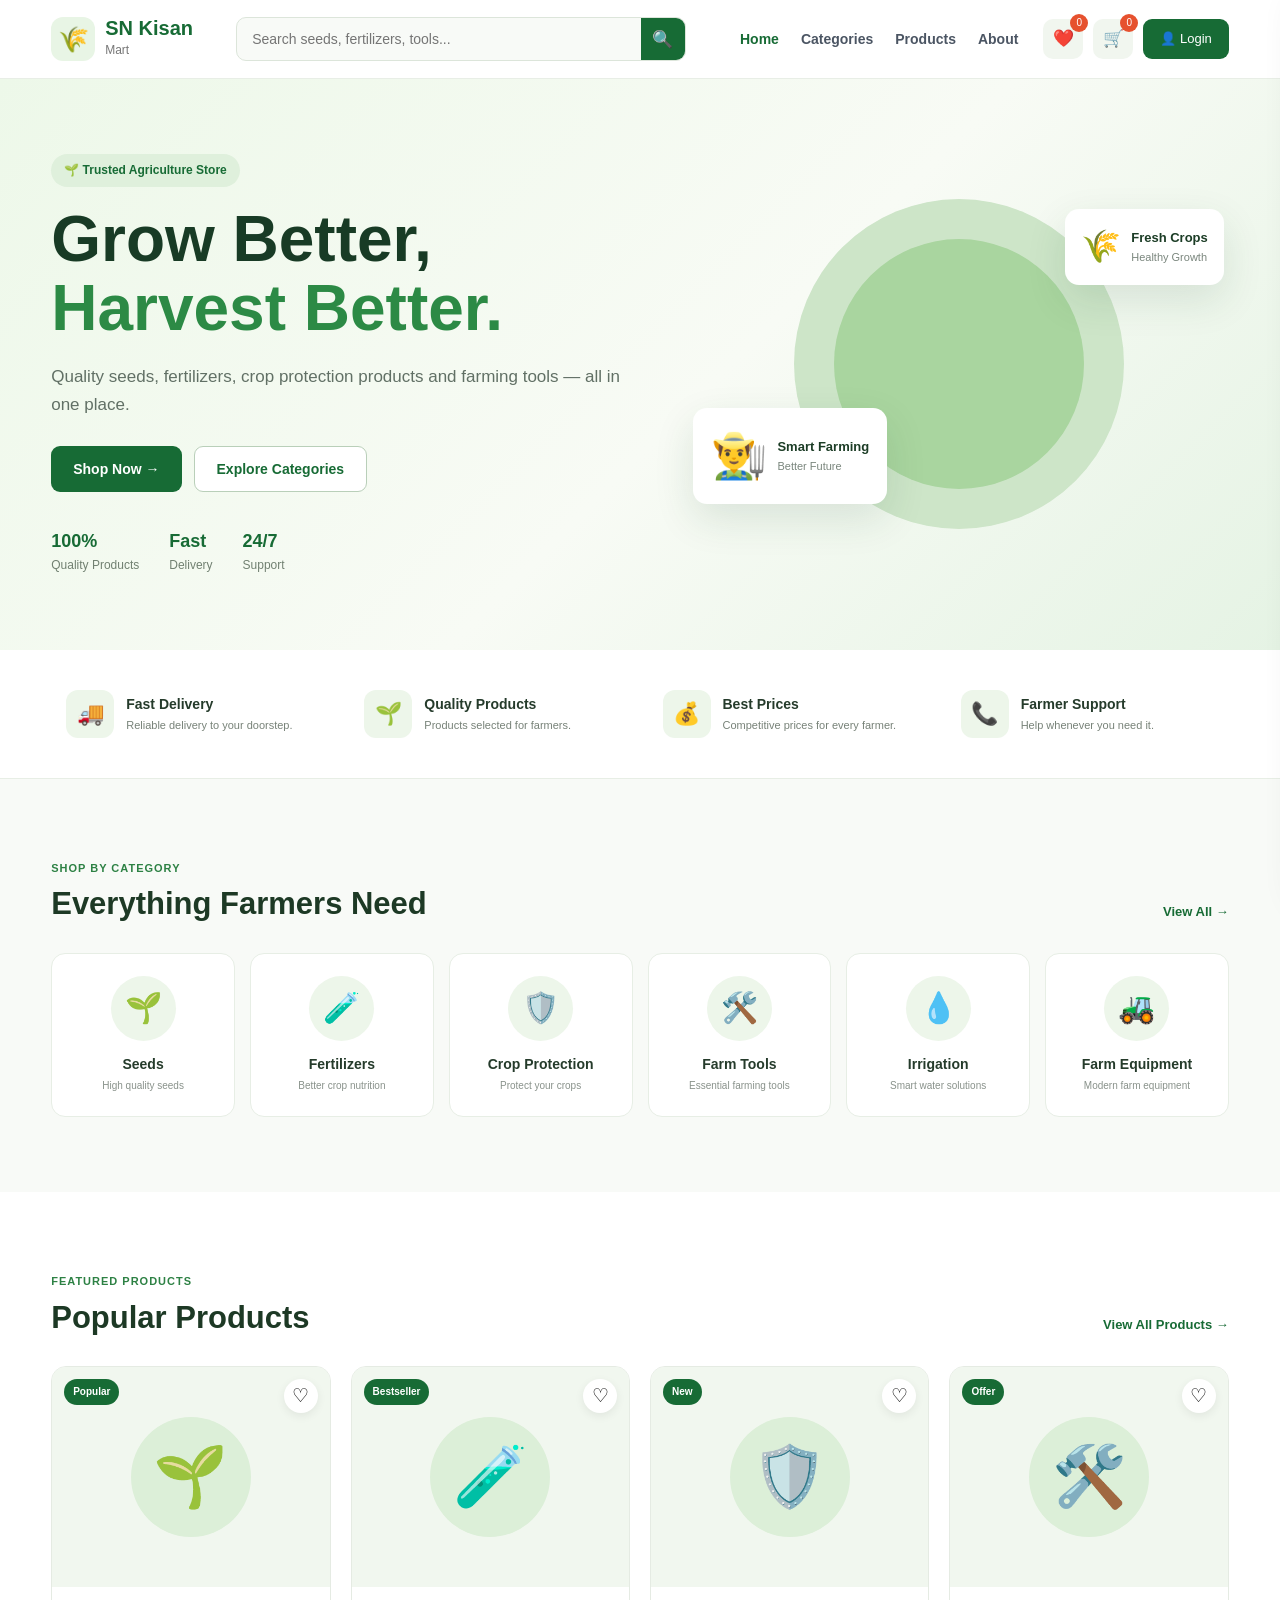
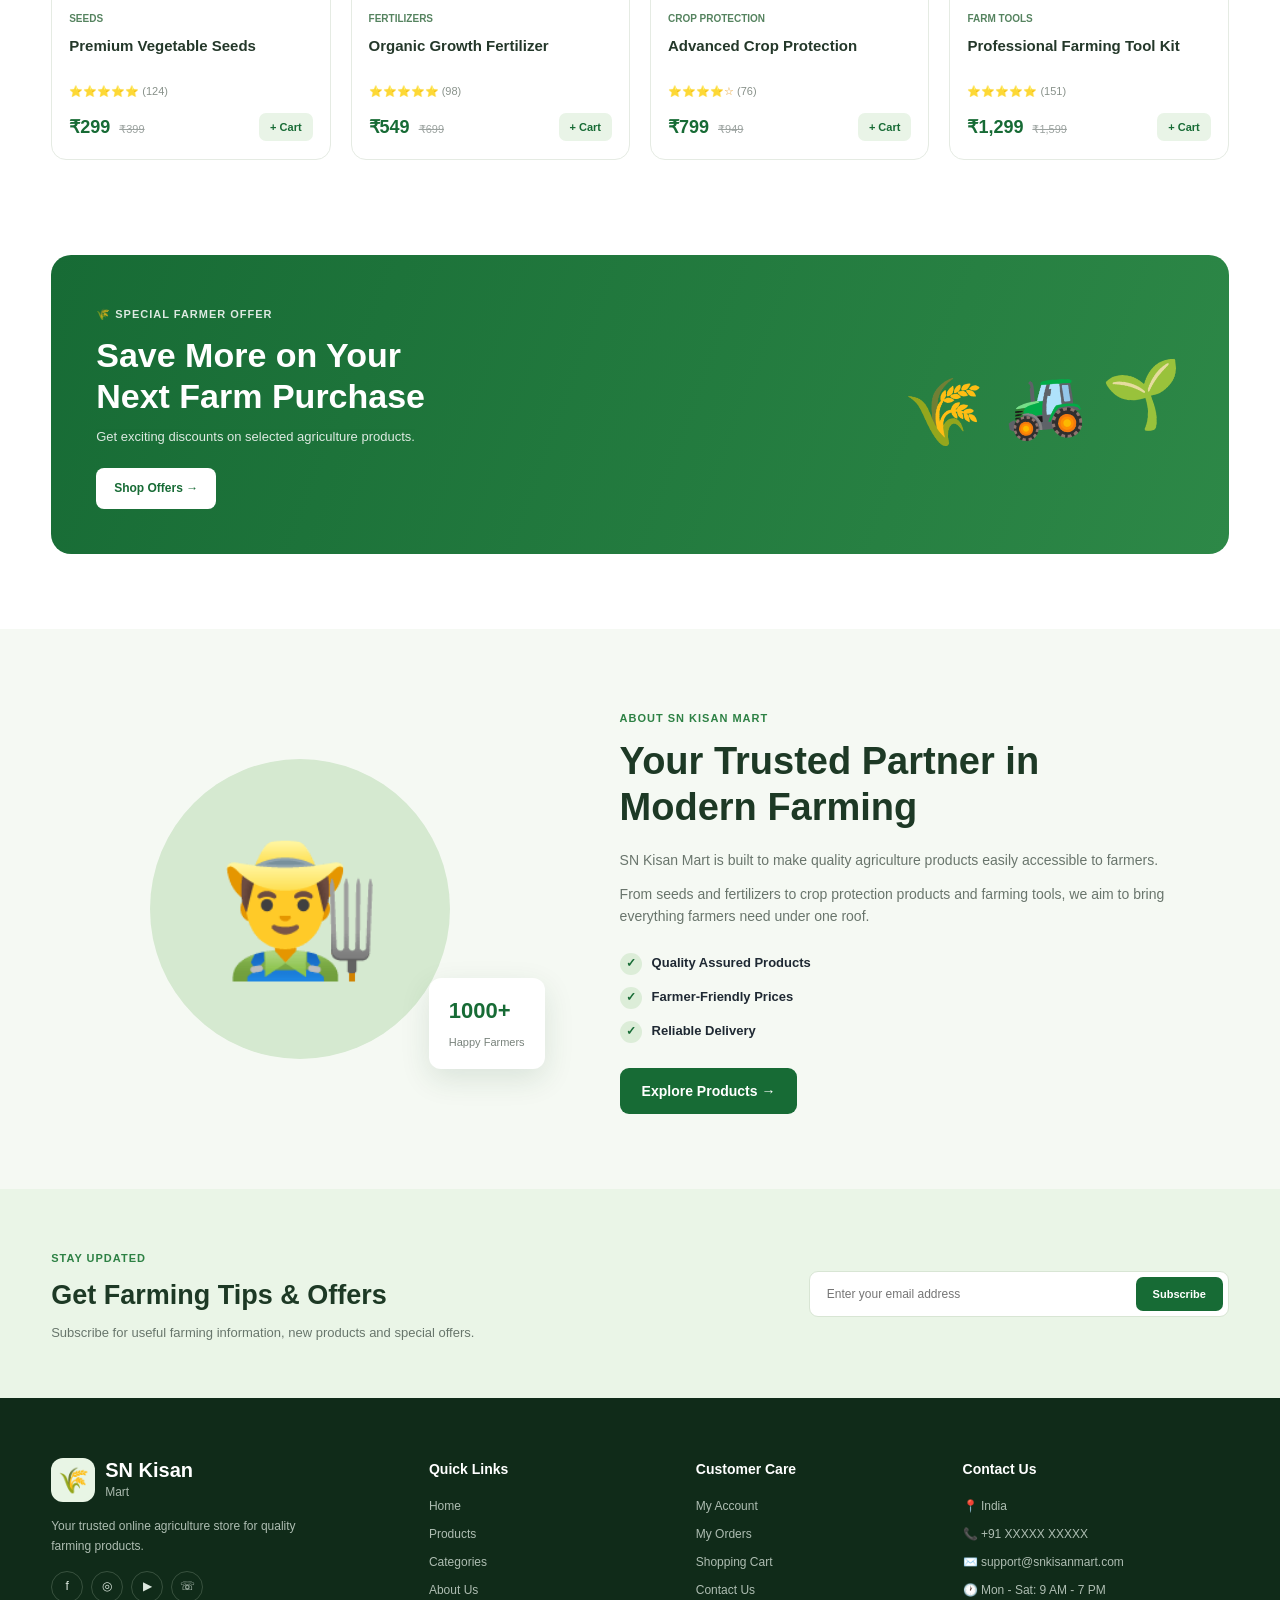
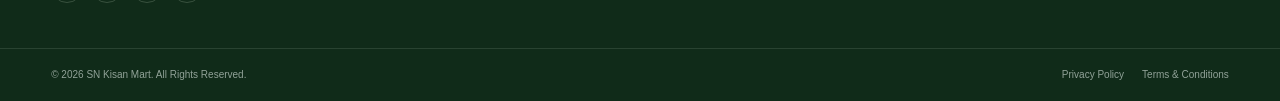
<file: index.html>
<!DOCTYPE html>
<html lang="en">
<head>
    <meta charset="UTF-8">
    <meta name="viewport" content="width=device-width, initial-scale=1.0">

    <title>SN Kisan Mart | Agriculture Products Online</title>

    <meta name="description"
        content="SN Kisan Mart - Buy quality agriculture products, seeds, fertilizers, pesticides and farming tools online.">

    <link rel="stylesheet" href="css/style.css">
</head>

<body>

    <!-- ================= HEADER ================= -->
    <header class="header">

        <div class="container nav-wrapper">

            <!-- Logo -->
            <a href="index.html" class="logo">
                <span class="logo-icon">🌾</span>
                <span>
                    <strong>SN Kisan</strong>
                    <small>Mart</small>
                </span>
            </a>

            <!-- Search -->
            <div class="search-box">
                <input
                    type="search"
                    id="searchInput"
                    placeholder="Search seeds, fertilizers, tools..."
                    autocomplete="off"
                >

                <button
                    type="button"
                    id="searchBtn"
                >
                    🔍
                </button>
            </div>

            <!-- Navigation -->
            <nav class="nav">

                <a
                    href="index.html"
                    class="active"
                >
                    Home
                </a>

                <a href="#categories">
                    Categories
                </a>

                <a href="products.html">
                    Products
                </a>

                <a href="#about">
                    About
                </a>

            </nav>

            <!-- User Actions -->
            <div class="nav-actions">

                <button
                    class="icon-btn"
                    id="wishlistBtn"
                    title="Wishlist"
                    type="button"
                >
                    ❤️
                    <span class="badge">0</span>
                </button>

                <button
                    class="icon-btn"
                    id="cartBtn"
                    title="Cart"
                    type="button"
                >
                    🛒
                    <span
                        class="badge"
                        id="cartCount"
                    >
                        0
                    </span>
                </button>

                <a
                    href="#login"
                    class="login-btn"
                >
                    👤 Login
                </a>

            </div>

            <!-- Mobile Menu -->
            <button
                class="menu-btn"
                id="menuBtn"
                type="button"
            >
                ☰
            </button>

        </div>

    </header>


    <!-- ================= MOBILE NAV ================= -->
    <div
        class="mobile-menu"
        id="mobileMenu"
    >

        <a href="index.html">
            Home
        </a>

        <a href="#categories">
            Categories
        </a>

        <a href="products.html">
            Products
        </a>

        <a href="#about">
            About Us
        </a>

        <a href="#login">
            Login / Register
        </a>

    </div>


    <!-- ================= HERO SECTION ================= -->
    <main>

        <section class="hero">

            <div class="container hero-content">

                <div class="hero-text">

                    <span class="hero-tag">
                        🌱 Trusted Agriculture Store
                    </span>

                    <h1>
                        Grow Better,
                        <span>
                            Harvest Better.
                        </span>
                    </h1>

                    <p>
                        Quality seeds, fertilizers, crop protection products
                        and farming tools — all in one place.
                    </p>

                    <div class="hero-buttons">

                        <a
                            href="products.html"
                            class="primary-btn"
                        >
                            Shop Now →
                        </a>

                        <a
                            href="#categories"
                            class="secondary-btn"
                        >
                            Explore Categories
                        </a>

                    </div>

                    <div class="hero-features">

                        <div>
                            <strong>100%</strong>
                            <span>Quality Products</span>
                        </div>

                        <div>
                            <strong>Fast</strong>
                            <span>Delivery</span>
                        </div>

                        <div>
                            <strong>24/7</strong>
                            <span>Support</span>
                        </div>

                    </div>

                </div>

                <div class="hero-image">

                    <div class="hero-circle"></div>

                    <div class="farmer-card">

                        <div class="farmer-emoji">
                            👨‍🌾
                        </div>

                        <div>
                            <strong>
                                Smart Farming
                            </strong>

                            <span>
                                Better Future
                            </span>
                        </div>

                    </div>

                    <div class="crop-card">

                        🌾

                        <div>
                            <strong>
                                Fresh Crops
                            </strong>

                            <span>
                                Healthy Growth
                            </span>
                        </div>

                    </div>

                </div>

            </div>

        </section>


        <!-- ================= FEATURES ================= -->
        <section class="features">

            <div class="container features-grid">

                <div class="feature-card">

                    <div class="feature-icon">
                        🚚
                    </div>

                    <div>
                        <h3>
                            Fast Delivery
                        </h3>

                        <p>
                            Reliable delivery to your doorstep.
                        </p>
                    </div>

                </div>


                <div class="feature-card">

                    <div class="feature-icon">
                        🌱
                    </div>

                    <div>
                        <h3>
                            Quality Products
                        </h3>

                        <p>
                            Products selected for farmers.
                        </p>
                    </div>

                </div>


                <div class="feature-card">

                    <div class="feature-icon">
                        💰
                    </div>

                    <div>
                        <h3>
                            Best Prices
                        </h3>

                        <p>
                            Competitive prices for every farmer.
                        </p>
                    </div>

                </div>


                <div class="feature-card">

                    <div class="feature-icon">
                        📞
                    </div>

                    <div>
                        <h3>
                            Farmer Support
                        </h3>

                        <p>
                            Help whenever you need it.
                        </p>
                    </div>

                </div>

            </div>

        </section>


        <!-- ================= CATEGORIES ================= -->
        <section
            class="categories section"
            id="categories"
        >

            <div class="container">

                <div class="section-heading">

                    <div>

                        <span class="section-tag">
                            SHOP BY CATEGORY
                        </span>

                        <h2>
                            Everything Farmers Need
                        </h2>

                    </div>

                    <a
                        href="#products"
                        class="view-all"
                    >
                        View All →
                    </a>

                </div>


                <div class="category-grid">

                    <a
                        href="#products"
                        class="category-card"
                    >

                        <div class="category-icon seeds">
                            🌱
                        </div>

                        <h3>
                            Seeds
                        </h3>

                        <p>
                            High quality seeds
                        </p>

                    </a>


                    <a
                        href="#products"
                        class="category-card"
                    >

                        <div class="category-icon fertilizer">
                            🧪
                        </div>

                        <h3>
                            Fertilizers
                        </h3>

                        <p>
                            Better crop nutrition
                        </p>

                    </a>


                    <a
                        href="#products"
                        class="category-card"
                    >

                        <div class="category-icon pesticide">
                            🛡️
                        </div>

                        <h3>
                            Crop Protection
                        </h3>

                        <p>
                            Protect your crops
                        </p>

                    </a>


                    <a
                        href="#products"
                        class="category-card"
                    >

                        <div class="category-icon tools">
                            🛠️
                        </div>

                        <h3>
                            Farm Tools
                        </h3>

                        <p>
                            Essential farming tools
                        </p>

                    </a>


                    <a
                        href="#products"
                        class="category-card"
                    >

                        <div class="category-icon irrigation">
                            💧
                        </div>

                        <h3>
                            Irrigation
                        </h3>

                        <p>
                            Smart water solutions
                        </p>

                    </a>


                    <a
                        href="#products"
                        class="category-card"
                    >

                        <div class="category-icon equipment">
                            🚜
                        </div>

                        <h3>
                            Farm Equipment
                        </h3>

                        <p>
                            Modern farm equipment
                        </p>

                    </a>

                </div>

            </div>

        </section>


        <!-- ================= PRODUCTS ================= -->
        <section
            class="products section"
            id="products"
        >

            <div class="container">

                <div class="section-heading">

                    <div>

                        <span class="section-tag">
                            FEATURED PRODUCTS
                        </span>

                        <h2>
                            Popular Products
                        </h2>

                    </div>

                    <a
                        href="products.html"
                        class="view-all"
                    >
                        View All Products →
                    </a>

                </div>


                <div class="product-grid">


                    <!-- ================= PRODUCT 1 ================= -->
                    <article
                        class="product-card"
                        onclick="openProductDetails(1)"
                        style="cursor: pointer;"
                    >

                        <div class="product-image">

                            <span class="product-label">
                                Popular
                            </span>

                            <button
                                class="wishlist"
                                type="button"
                                onclick="event.stopPropagation();"
                            >
                                ♡
                            </button>

                            <div class="product-placeholder">
                                🌱
                            </div>

                        </div>

                        <div class="product-info">

                            <span class="product-category">
                                Seeds
                            </span>

                            <h3>
                                Premium Vegetable Seeds
                            </h3>

                            <div class="rating">

                                ⭐⭐⭐⭐⭐

                                <span>
                                    (124)
                                </span>

                            </div>

                            <div class="price-row">

                                <div>

                                    <strong>
                                        ₹299
                                    </strong>

                                    <del>
                                        ₹399
                                    </del>

                                </div>

                                <button
                                    class="add-cart"
                                    type="button"
                                    data-product="Premium Vegetable Seeds"
                                    onclick="event.stopPropagation();"
                                >
                                    + Cart
                                </button>

                            </div>

                        </div>

                    </article>


                    <!-- ================= PRODUCT 2 ================= -->
                    <article
                        class="product-card"
                        onclick="openProductDetails(2)"
                        style="cursor: pointer;"
                    >

                        <div class="product-image">

                            <span class="product-label">
                                Bestseller
                            </span>

                            <button
                                class="wishlist"
                                type="button"
                                onclick="event.stopPropagation();"
                            >
                                ♡
                            </button>

                            <div class="product-placeholder">
                                🧪
                            </div>

                        </div>

                        <div class="product-info">

                            <span class="product-category">
                                Fertilizers
                            </span>

                            <h3>
                                Organic Growth Fertilizer
                            </h3>

                            <div class="rating">

                                ⭐⭐⭐⭐⭐

                                <span>
                                    (98)
                                </span>

                            </div>

                            <div class="price-row">

                                <div>

                                    <strong>
                                        ₹549
                                    </strong>

                                    <del>
                                        ₹699
                                    </del>

                                </div>

                                <button
                                    class="add-cart"
                                    type="button"
                                    data-product="Organic Growth Fertilizer"
                                    onclick="event.stopPropagation();"
                                >
                                    + Cart
                                </button>

                            </div>

                        </div>

                    </article>


                    <!-- ================= PRODUCT 3 ================= -->
                    <article
                        class="product-card"
                        onclick="openProductDetails(3)"
                        style="cursor: pointer;"
                    >

                        <div class="product-image">

                            <span class="product-label">
                                New
                            </span>

                            <button
                                class="wishlist"
                                type="button"
                                onclick="event.stopPropagation();"
                            >
                                ♡
                            </button>

                            <div class="product-placeholder">
                                🛡️
                            </div>

                        </div>

                        <div class="product-info">

                            <span class="product-category">
                                Crop Protection
                            </span>

                            <h3>
                                Advanced Crop Protection
                            </h3>

                            <div class="rating">

                                ⭐⭐⭐⭐☆

                                <span>
                                    (76)
                                </span>

                            </div>

                            <div class="price-row">

                                <div>

                                    <strong>
                                        ₹799
                                    </strong>

                                    <del>
                                        ₹949
                                    </del>

                                </div>

                                <button
                                    class="add-cart"
                                    type="button"
                                    data-product="Advanced Crop Protection"
                                    onclick="event.stopPropagation();"
                                >
                                    + Cart
                                </button>

                            </div>

                        </div>

                    </article>


                    <!-- ================= PRODUCT 4 ================= -->
                    <article
                        class="product-card"
                        onclick="openProductDetails(4)"
                        style="cursor: pointer;"
                    >

                        <div class="product-image">

                            <span class="product-label">
                                Offer
                            </span>

                            <button
                                class="wishlist"
                                type="button"
                                onclick="event.stopPropagation();"
                            >
                                ♡
                            </button>

                            <div class="product-placeholder">
                                🛠️
                            </div>

                        </div>

                        <div class="product-info">

                            <span class="product-category">
                                Farm Tools
                            </span>

                            <h3>
                                Professional Farming Tool Kit
                            </h3>

                            <div class="rating">

                                ⭐⭐⭐⭐⭐

                                <span>
                                    (151)
                                </span>

                            </div>

                            <div class="price-row">

                                <div>

                                    <strong>
                                        ₹1,299
                                    </strong>

                                    <del>
                                        ₹1,599
                                    </del>

                                </div>

                                <button
                                    class="add-cart"
                                    type="button"
                                    data-product="Professional Farming Tool Kit"
                                    onclick="event.stopPropagation();"
                                >
                                    + Cart
                                </button>

                            </div>

                        </div>

                    </article>

                </div>

            </div>

        </section>


        <!-- ================= OFFER BANNER ================= -->
        <section class="offer-section">

            <div class="container">

                <div class="offer-banner">

                    <div class="offer-content">

                        <span>
                            🌾 SPECIAL FARMER OFFER
                        </span>

                        <h2>
                            Save More on Your
                            <br>
                            Next Farm Purchase
                        </h2>

                        <p>
                            Get exciting discounts on selected
                            agriculture products.
                        </p>

                        <a
                            href="#products"
                            class="offer-btn"
                        >
                            Shop Offers →
                        </a>

                    </div>

                    <div class="offer-art">
                        🌾
                        🚜
                        🌱
                    </div>

                </div>

            </div>

        </section>


        <!-- ================= ABOUT ================= -->
        <section
            class="about section"
            id="about"
        >

            <div class="container about-grid">

                <div class="about-image">

                    <div class="about-main">
                        👨‍🌾
                    </div>

                    <div class="about-stat">

                        <strong>
                            1000+
                        </strong>

                        <span>
                            Happy Farmers
                        </span>

                    </div>

                </div>


                <div class="about-content">

                    <span class="section-tag">
                        ABOUT SN KISAN MART
                    </span>

                    <h2>
                        Your Trusted Partner
                        in Modern Farming
                    </h2>

                    <p>
                        SN Kisan Mart is built to make quality
                        agriculture products easily accessible to
                        farmers.
                    </p>

                    <p>
                        From seeds and fertilizers to crop protection
                        products and farming tools, we aim to bring
                        everything farmers need under one roof.
                    </p>

                    <div class="about-points">

                        <div>
                            <span>✓</span>
                            <strong>
                                Quality Assured Products
                            </strong>
                        </div>

                        <div>
                            <span>✓</span>
                            <strong>
                                Farmer-Friendly Prices
                            </strong>
                        </div>

                        <div>
                            <span>✓</span>
                            <strong>
                                Reliable Delivery
                            </strong>
                        </div>

                    </div>

                    <a
                        href="#products"
                        class="primary-btn"
                    >
                        Explore Products →
                    </a>

                </div>

            </div>

        </section>


        <!-- ================= NEWSLETTER ================= -->
        <section class="newsletter">

            <div class="container newsletter-content">

                <div>

                    <span class="section-tag">
                        STAY UPDATED
                    </span>

                    <h2>
                        Get Farming Tips & Offers
                    </h2>

                    <p>
                        Subscribe for useful farming information,
                        new products and special offers.
                    </p>

                </div>

                <form
                    class="newsletter-form"
                    id="newsletterForm"
                >

                    <input
                        type="email"
                        id="emailInput"
                        placeholder="Enter your email address"
                        required
                    >

                    <button type="submit">
                        Subscribe
                    </button>

                </form>

            </div>

        </section>

    </main>


    <!-- ================= FOOTER ================= -->
    <footer class="footer">

        <div class="container footer-grid">

            <!-- Brand -->
            <div class="footer-brand">

                <a
                    href="index.html"
                    class="logo footer-logo"
                >

                    <span class="logo-icon">
                        🌾
                    </span>

                    <span>
                        <strong>
                            SN Kisan
                        </strong>

                        <small>
                            Mart
                        </small>
                    </span>

                </a>

                <p>
                    Your trusted online agriculture store for
                    quality farming products.
                </p>

                <div class="social-links">

                    <a
                        href="#"
                        aria-label="Facebook"
                    >
                        f
                    </a>

                    <a
                        href="#"
                        aria-label="Instagram"
                    >
                        ◎
                    </a>

                    <a
                        href="#"
                        aria-label="YouTube"
                    >
                        ▶
                    </a>

                    <a
                        href="#"
                        aria-label="WhatsApp"
                    >
                        ☏
                    </a>

                </div>

            </div>


            <!-- Quick Links -->
            <div class="footer-column">

                <h3>
                    Quick Links
                </h3>

                <a href="index.html">
                    Home
                </a>

                <a href="products.html">
                    Products
                </a>

                <a href="#categories">
                    Categories
                </a>

                <a href="#about">
                    About Us
                </a>

            </div>


            <!-- Customer -->
            <div class="footer-column">

                <h3>
                    Customer Care
                </h3>

                <a href="#login">
                    My Account
                </a>

                <a href="#orders">
                    My Orders
                </a>

                <a href="#cart">
                    Shopping Cart
                </a>

                <a href="#contact">
                    Contact Us
                </a>

            </div>


            <!-- Contact -->
            <div class="footer-column">

                <h3>
                    Contact Us
                </h3>

                <p>
                    📍 India
                </p>

                <p>
                    📞 +91 XXXXX XXXXX
                </p>

                <p>
                    ✉️ support@snkisanmart.com
                </p>

                <p>
                    🕐 Mon - Sat: 9 AM - 7 PM
                </p>

            </div>

        </div>


        <div class="footer-bottom">

            <div class="container">

                <p>
                    ©
                    <span id="currentYear"></span>
                    SN Kisan Mart. All Rights Reserved.
                </p>

                <div>

                    <a href="#">
                        Privacy Policy
                    </a>

                    <a href="#">
                        Terms & Conditions
                    </a>

                </div>

            </div>

        </div>

    </footer>


    <!-- ================= CART SIDEBAR ================= -->
    <aside
        class="cart-sidebar"
        id="cartSidebar"
    >

        <div class="cart-header">

            <h2>
                Shopping Cart
            </h2>

            <button
                id="closeCart"
                type="button"
            >
                ✕
            </button>

        </div>

        <div
            class="cart-items"
            id="cartItems"
        >

            <div class="empty-cart">

                <div>
                    🛒
                </div>

                <h3>
                    Your cart is empty
                </h3>

                <p>
                    Add products to your cart.
                </p>

            </div>

        </div>

        <div class="cart-footer">

            <div class="cart-total">

                <span>
                    Total
                </span>

                <strong id="cartTotal">
                    ₹0
                </strong>

            </div>

            <button
                type="button"
                class="checkout-btn"
                onclick="checkout()"
            >
                Proceed to Checkout
            </button>

        </div>

    </aside>


    <!-- Cart Overlay -->
    <div
        class="overlay"
        id="overlay"
    ></div>


    <!-- ================= LOGIN / REGISTER MODAL ================= -->
    <div
        class="modal"
        id="loginModal"
    >

        <div class="modal-box">

            <button
                class="modal-close"
                id="closeLogin"
                type="button"
            >
                ✕
            </button>

            <div class="modal-logo">
                🌾
            </div>


            <!-- ================= LOGIN ================= -->
            <div id="loginSection">

                <h2>
                    Welcome Back 👋
                </h2>

                <p>
                    Login to continue shopping.
                </p>

                <form id="loginForm">

                    <label for="loginEmail">
                        Email Address
                    </label>

                    <input
                        type="email"
                        id="loginEmail"
                        placeholder="Enter your email"
                        autocomplete="email"
                        required
                    >


                    <label for="loginPassword">
                        Password
                    </label>

                    <div class="password-field">

                        <input
                            type="password"
                            id="loginPassword"
                            placeholder="Enter your password"
                            autocomplete="current-password"
                            required
                        >

                        <button
                            type="button"
                            class="password-toggle"
                            onclick="togglePassword('loginPassword', this)"
                        >
                            👁️
                        </button>

                    </div>


                    <button
                        type="submit"
                        class="primary-btn full-btn"
                    >
                        Login
                    </button>

                </form>


                <p class="register-text">

                    New customer?

                    <a
                        href="#"
                        id="showRegister"
                    >
                        Create an account
                    </a>

                </p>

            </div>


            <!-- ================= REGISTER ================= -->
            <div
                id="registerSection"
                style="display:none;"
            >

                <h2>
                    Create Account 🧑‍🌾
                </h2>

                <p>
                    Join SN Kisan Mart today.
                </p>


                <form id="registerForm">

                    <label for="registerName">
                        Full Name
                    </label>

                    <input
                        type="text"
                        id="registerName"
                        placeholder="Enter your full name"
                        autocomplete="name"
                        required
                    >


                    <label for="registerEmail">
                        Email Address
                    </label>

                    <input
                        type="email"
                        id="registerEmail"
                        placeholder="Enter your email"
                        autocomplete="email"
                        required
                    >


                    <label for="registerPassword">
                        Password
                    </label>

                    <div class="password-field">

                        <input
                            type="password"
                            id="registerPassword"
                            placeholder="Create a password"
                            autocomplete="new-password"
                            minlength="6"
                            required
                        >

                        <button
                            type="button"
                            class="password-toggle"
                            onclick="togglePassword('registerPassword', this)"
                        >
                            👁️
                        </button>

                    </div>


                    <label for="registerConfirmPassword">
                        Confirm Password
                    </label>

                    <div class="password-field">

                        <input
                            type="password"
                            id="registerConfirmPassword"
                            placeholder="Confirm your password"
                            autocomplete="new-password"
                            minlength="6"
                            required
                        >

                        <button
                            type="button"
                            class="password-toggle"
                            onclick="togglePassword('registerConfirmPassword', this)"
                        >
                            👁️
                        </button>

                    </div>


                    <button
                        type="submit"
                        class="primary-btn full-btn"
                    >
                        Create Account
                    </button>

                </form>


                <p class="register-text">

                    Already have an account?

                    <a
                        href="#"
                        id="showLogin"
                    >
                        Login
                    </a>

                </p>

            </div>

        </div>

    </div>


    <!-- ================= TOAST ================= -->
    <div
        class="toast"
        id="toast"
    >
        Product added to cart!
    </div>


    <!-- ================= JAVASCRIPT ================= -->
    <script src="js/script.js"></script>


    <!-- ================= PRODUCT DETAILS ================= -->
    <script>
        function openProductDetails(productId) {
            window.location.href =
                "product-details.html?id=" + productId;
        }
    </script>

</body>
</html>
</file>
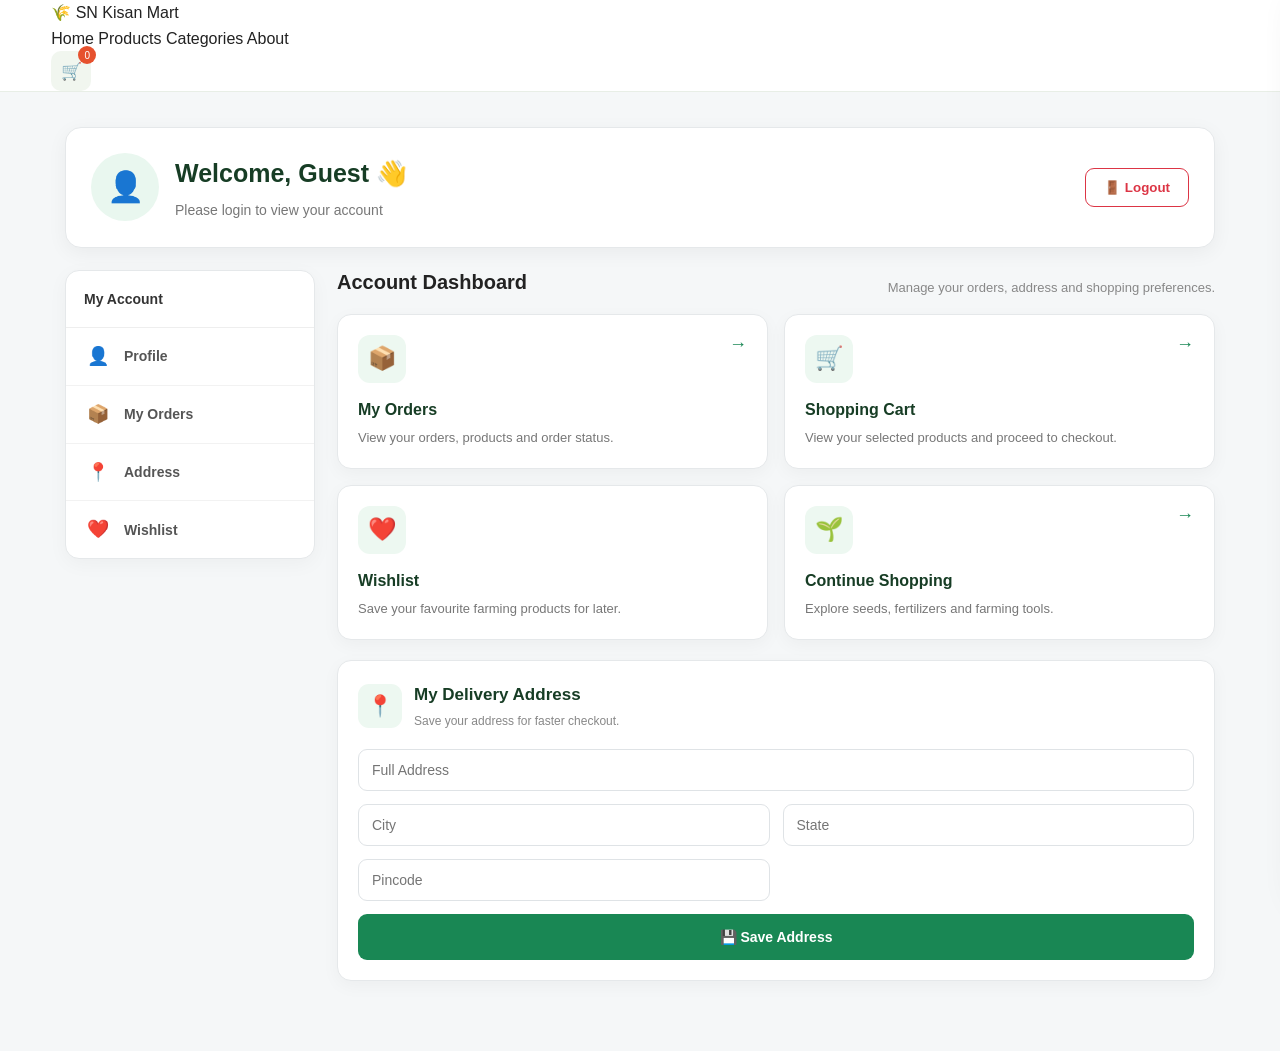
<file: account.html>
<!DOCTYPE html>
<html lang="en">

<head>
    <meta charset="UTF-8">
    <meta name="viewport" content="width=device-width, initial-scale=1.0">

    <title>My Account - SN Kisan Mart</title>

    <link rel="stylesheet" href="css/style.css">

    <style>

        /* =========================================
           ACCOUNT PAGE
        ========================================= */

        * {
            box-sizing: border-box;
        }

        body {
            margin: 0;
            background: #f5f7f8;
            color: #222;
            font-family: Arial, Helvetica, sans-serif;
        }

        .account-page {
            min-height: 75vh;
            padding: 35px 20px 70px;
        }

        .account-container {
            max-width: 1150px;
            margin: auto;
        }

        /* =========================================
           TOP PROFILE
        ========================================= */

        .account-profile {
            background: #fff;
            border: 1px solid #e5e8ea;
            border-radius: 16px;
            padding: 25px;
            margin-bottom: 22px;

            display: flex;
            align-items: center;
            justify-content: space-between;
            gap: 20px;

            box-shadow: 0 5px 20px rgba(0,0,0,.05);
        }

        .profile-left {
            display: flex;
            align-items: center;
            gap: 16px;
        }

        .profile-avatar {
            width: 68px;
            height: 68px;

            display: flex;
            align-items: center;
            justify-content: center;

            border-radius: 50%;
            background: #e9f7ef;

            color: #198754;
            font-size: 30px;
            font-weight: 800;

            flex-shrink: 0;
        }

        .profile-info h1 {
            margin: 0 0 6px;
            font-size: 25px;
            color: #173d25;
        }

        .profile-info p {
            margin: 0;
            color: #777;
            font-size: 14px;
        }

        .logout-btn {
            border: 1px solid #dc3545;
            background: #fff;
            color: #dc3545;

            padding: 11px 18px;
            border-radius: 9px;

            cursor: pointer;
            font-weight: 700;

            transition: .2s;
        }

        .logout-btn:hover {
            background: #dc3545;
            color: #fff;
        }

        /* =========================================
           ACCOUNT CONTENT
        ========================================= */

        .account-layout {
            display: grid;
            grid-template-columns: 250px minmax(0, 1fr);
            gap: 22px;
            align-items: start;
        }

        /* =========================================
           SIDE MENU
        ========================================= */

        .account-menu {
            background: #fff;
            border: 1px solid #e5e8ea;
            border-radius: 14px;
            overflow: hidden;

            box-shadow: 0 5px 20px rgba(0,0,0,.04);
        }

        .account-menu-title {
            padding: 17px 18px;

            font-size: 14px;
            font-weight: 800;
            color: #333;

            border-bottom: 1px solid #eee;
        }

        .account-menu a {
            display: flex;
            align-items: center;
            gap: 12px;

            padding: 14px 18px;

            text-decoration: none;
            color: #555;

            font-size: 14px;
            font-weight: 600;

            border-bottom: 1px solid #f2f2f2;

            transition: .2s;
        }

        .account-menu a:last-child {
            border-bottom: none;
        }

        .account-menu a:hover {
            background: #f3faf6;
            color: #198754;
        }

        .menu-icon {
            width: 28px;
            text-align: center;
            font-size: 18px;
        }

        /* =========================================
           DASHBOARD
        ========================================= */

        .account-main {
            min-width: 0;
        }

        .section-heading {
            margin: 0 0 15px;
        }

        .section-heading h2 {
            margin: 0 0 5px;
            color: #222;
            font-size: 20px;
        }

        .section-heading p {
            margin: 0;
            color: #888;
            font-size: 13px;
        }

        /* =========================================
           QUICK ACTION CARDS
        ========================================= */

        .account-grid {
            display: grid;
            grid-template-columns: repeat(2, 1fr);
            gap: 16px;
            margin-bottom: 20px;
        }

        .account-card {
            display: block;

            background: #fff;
            border: 1px solid #e5e8ea;
            border-radius: 14px;

            padding: 20px;

            text-decoration: none;
            color: #222;

            box-shadow: 0 5px 18px rgba(0,0,0,.04);

            transition: .2s;
        }

        .account-card:hover {
            transform: translateY(-3px);
            border-color: #b9dcc8;
            box-shadow: 0 8px 25px rgba(0,0,0,.07);
        }

        .account-icon {
            width: 48px;
            height: 48px;

            display: flex;
            align-items: center;
            justify-content: center;

            background: #edf8f1;
            border-radius: 12px;

            font-size: 23px;
            margin-bottom: 14px;
        }

        .account-card h3 {
            margin: 0 0 6px;
            color: #173d25;
            font-size: 16px;
        }

        .account-card p {
            margin: 0;
            color: #777;
            font-size: 13px;
            line-height: 1.5;
        }

        .card-arrow {
            float: right;
            color: #198754;
            font-size: 18px;
            margin-top: -5px;
        }

        /* =========================================
           ADDRESS CARD
        ========================================= */

        .address-card {
            background: #fff;
            border: 1px solid #e5e8ea;
            border-radius: 14px;

            padding: 20px;

            box-shadow: 0 5px 18px rgba(0,0,0,.04);
        }

        .address-card-header {
            display: flex;
            align-items: center;
            gap: 12px;

            margin-bottom: 18px;
        }

        .address-card-icon {
            width: 44px;
            height: 44px;

            display: flex;
            align-items: center;
            justify-content: center;

            background: #edf8f1;
            border-radius: 11px;

            font-size: 21px;
        }

        .address-card-header h3 {
            margin: 0 0 4px;
            color: #173d25;
            font-size: 17px;
        }

        .address-card-header p {
            margin: 0;
            color: #888;
            font-size: 12px;
        }

        #addressForm {
            display: grid;
            grid-template-columns: repeat(2, 1fr);
            gap: 13px;
        }

        #addressForm input {
            width: 100%;
            padding: 12px 13px;

            border: 1px solid #dfe3e6;
            border-radius: 9px;

            font-size: 14px;
            background: #fff;

            outline: none;
        }

        #addressForm input:focus {
            border-color: #198754;
            box-shadow: 0 0 0 3px rgba(25,135,84,.08);
        }

        #addressForm input:first-child {
            grid-column: 1 / -1;
        }

        .primary-btn {
            grid-column: 1 / -1;

            width: 100%;
            border: none;

            padding: 13px;

            border-radius: 9px;

            background: #198754;
            color: #fff;

            font-weight: 800;
            cursor: pointer;

            transition: .2s;
        }

        .primary-btn:hover {
            background: #157347;
        }

        /* =========================================
           CART SIDEBAR
        ========================================= */

        .cart-sidebar {
            z-index: 2000;
        }

        .cart-header {
            display: flex;
            align-items: center;
            justify-content: space-between;

            padding: 17px 20px;

            border-bottom: 1px solid #eee;
            background: #fff;
        }

        .cart-header h3 {
            margin: 0;
            font-size: 18px;
        }

        .cart-header button {
            width: 35px;
            height: 35px;

            border: none;
            border-radius: 50%;

            background: #f2f3f4;
            cursor: pointer;
        }

        .cart-footer {
            padding: 18px;

            border-top: 1px solid #eee;
            background: #fff;
        }

        /* =========================================
           MOBILE
        ========================================= */

        @media (max-width: 850px) {

            .account-layout {
                grid-template-columns: 1fr;
            }

            .account-menu {
                display: grid;
                grid-template-columns: repeat(4, 1fr);
            }

            .account-menu-title {
                display: none;
            }

            .account-menu a {
                justify-content: center;
                padding: 12px 6px;
                border-right: 1px solid #eee;
                border-bottom: none;
                flex-direction: column;
                gap: 5px;
                text-align: center;
                font-size: 11px;
            }

            .account-menu a:last-child {
                border-right: none;
            }

            .menu-icon {
                font-size: 20px;
            }
        }

        @media (max-width: 600px) {

            .account-page {
                padding: 22px 12px 50px;
            }

            .account-profile {
                padding: 18px;
                align-items: flex-start;
            }

            .profile-left {
                gap: 11px;
            }

            .profile-avatar {
                width: 55px;
                height: 55px;
                font-size: 24px;
            }

            .profile-info h1 {
                font-size: 19px;
            }

            .profile-info p {
                font-size: 12px;
                word-break: break-word;
            }

            .logout-btn {
                padding: 9px 11px;
                font-size: 12px;
            }

            .account-grid {
                grid-template-columns: 1fr;
            }

            #addressForm {
                grid-template-columns: 1fr;
            }

            #addressForm input:first-child {
                grid-column: auto;
            }

            .primary-btn {
                grid-column: auto;
            }

            .account-menu {
                grid-template-columns: repeat(4, 1fr);
            }
        }

        @media (max-width: 380px) {

            .profile-avatar {
                width: 48px;
                height: 48px;
                font-size: 21px;
            }

            .profile-info h1 {
                font-size: 17px;
            }

            .logout-btn {
                font-size: 0;
            }

            .logout-btn::before {
                content: "🚪";
                font-size: 16px;
            }
        }

    </style>
</head>


<body>

    <!-- =========================================
         HEADER
    ========================================= -->

    <header class="header">

        <div class="container">

            <a href="index.html" class="logo">
                🌾 SN Kisan Mart
            </a>

            <nav>

                <a href="index.html">
                    Home
                </a>

                <a href="products.html">
                    Products
                </a>

                <a href="index.html#categories">
                    Categories
                </a>

                <a href="index.html#about">
                    About
                </a>

            </nav>


            <div class="header-actions">

                <button
                    class="icon-btn"
                    id="cartBtn"
                    onclick="openCart()"
                    title="Cart"
                    type="button"
                >

                    🛒

                    <span
                        class="badge"
                        id="cartCount"
                    >
                        0
                    </span>

                </button>

            </div>

        </div>

    </header>


    <!-- =========================================
         ACCOUNT PAGE
    ========================================= -->

    <main class="account-page">

        <div class="account-container">


            <!-- PROFILE HEADER -->

            <section class="account-profile">

                <div class="profile-left">

                    <div class="profile-avatar">
                        👤
                    </div>

                    <div class="profile-info">

                        <h1>
                            Welcome,
                            <span id="accountName">
                                Customer
                            </span>
                            👋
                        </h1>

                        <p id="accountEmail">
                            Loading account...
                        </p>

                    </div>

                </div>


                <button
                    class="logout-btn"
                    id="logoutBtn"
                    type="button"
                >
                    🚪 Logout
                </button>

            </section>


            <div class="account-layout">


                <!-- =================================
                     ACCOUNT MENU
                ================================= -->

                <aside class="account-menu">

                    <div class="account-menu-title">
                        My Account
                    </div>


                    <a href="account.html">

                        <span class="menu-icon">
                            👤
                        </span>

                        Profile

                    </a>


                    <a href="orders.html">

                        <span class="menu-icon">
                            📦
                        </span>

                        My Orders

                    </a>


                    <a href="#addressSection">

                        <span class="menu-icon">
                            📍
                        </span>

                        Address

                    </a>


                    <a href="#wishlist">

                        <span class="menu-icon">
                            ❤️
                        </span>

                        Wishlist

                    </a>

                </aside>


                <!-- =================================
                     MAIN DASHBOARD
                ================================= -->

                <section class="account-main">


                    <div class="section-heading">

                        <h2>
                            Account Dashboard
                        </h2>

                        <p>
                            Manage your orders, address and shopping preferences.
                        </p>

                    </div>


                    <!-- QUICK ACTIONS -->

                    <div class="account-grid">


                        <a
                            href="orders.html"
                            class="account-card"
                        >

                            <span class="card-arrow">
                                →
                            </span>

                            <div class="account-icon">
                                📦
                            </div>

                            <h3>
                                My Orders
                            </h3>

                            <p>
                                View your orders, products and order status.
                            </p>

                        </a>


                        <a
                            href="index.html#cart"
                            class="account-card"
                            onclick="openCart(); return false;"
                        >

                            <span class="card-arrow">
                                →
                            </span>

                            <div class="account-icon">
                                🛒
                            </div>

                            <h3>
                                Shopping Cart
                            </h3>

                            <p>
                                View your selected products and proceed to checkout.
                            </p>

                        </a>


                        <div
                            class="account-card"
                            id="wishlist"
                        >

                            <div class="account-icon">
                                ❤️
                            </div>

                            <h3>
                                Wishlist
                            </h3>

                            <p>
                                Save your favourite farming products for later.
                            </p>

                        </div>


                        <a
                            href="products.html"
                            class="account-card"
                        >

                            <span class="card-arrow">
                                →
                            </span>

                            <div class="account-icon">
                                🌱
                            </div>

                            <h3>
                                Continue Shopping
                            </h3>

                            <p>
                                Explore seeds, fertilizers and farming tools.
                            </p>

                        </a>

                    </div>


                    <!-- ADDRESS -->

                    <section
                        class="address-card"
                        id="addressSection"
                    >

                        <div class="address-card-header">

                            <div class="address-card-icon">
                                📍
                            </div>

                            <div>

                                <h3>
                                    My Delivery Address
                                </h3>

                                <p>
                                    Save your address for faster checkout.
                                </p>

                            </div>

                        </div>


                        <form id="addressForm">

                            <input
                                type="text"
                                id="address"
                                placeholder="Full Address"
                                autocomplete="street-address"
                                required
                            >


                            <input
                                type="text"
                                id="city"
                                placeholder="City"
                                autocomplete="address-level2"
                                required
                            >


                            <input
                                type="text"
                                id="state"
                                placeholder="State"
                                autocomplete="address-level1"
                                required
                            >


                            <input
                                type="text"
                                id="pincode"
                                placeholder="Pincode"
                                maxlength="6"
                                pattern="[0-9]{6}"
                                inputmode="numeric"
                                autocomplete="postal-code"
                                required
                            >


                            <button
                                type="submit"
                                class="primary-btn"
                            >
                                💾 Save Address
                            </button>

                        </form>

                    </section>

                </section>

            </div>

        </div>

    </main>


    <!-- =========================================
         CART SIDEBAR
    ========================================= -->

    <aside
        class="cart-sidebar"
        id="cartSidebar"
    >

        <div class="cart-header">

            <h3>
                Your Cart
            </h3>

            <button
                id="closeCart"
                type="button"
                onclick="closeCart()"
            >
                ✕
            </button>

        </div>


        <div
            class="cart-items"
            id="cartItems"
        ></div>


        <div class="cart-footer">

            <div>

                Total:
                <strong id="cartTotal">
                    ₹0
                </strong>

            </div>


            <button
                class="checkout-btn"
                onclick="checkout()"
                type="button"
            >
                Proceed to Checkout
            </button>

        </div>

    </aside>


    <!-- OVERLAY -->

    <div
        class="overlay"
        id="overlay"
    ></div>


    <!-- TOAST -->

    <div
        class="toast"
        id="toast"
    >
        Done!
    </div>


    <!-- SCRIPT -->

    <script src="js/script.js"></script>


    <script>

        document.addEventListener(
            "DOMContentLoaded",
            function () {

                /* =================================
                   CURRENT USER
                ================================= */

                const currentUser =
                    JSON.parse(
                        localStorage.getItem(
                            "snKisanCurrentUser"
                        )
                    );


                const accountName =
                    document.getElementById(
                        "accountName"
                    );


                const accountEmail =
                    document.getElementById(
                        "accountEmail"
                    );


                if (currentUser) {

                    accountName.textContent =
                        currentUser.name ||
                        "Customer";


                    accountEmail.textContent =
                        currentUser.email ||
                        "";

                } else {

                    accountName.textContent =
                        "Guest";


                    accountEmail.textContent =
                        "Please login to view your account";

                }


                /* =================================
                   LOGOUT
                ================================= */

                const logoutBtn =
                    document.getElementById(
                        "logoutBtn"
                    );


                if (logoutBtn) {

                    logoutBtn.addEventListener(
                        "click",
                        function () {

                            logoutUser();


                            setTimeout(
                                function () {

                                    window.location.href =
                                        "index.html";

                                },
                                500
                            );

                        }
                    );

                }


                /* =================================
                   ADDRESS MANAGEMENT
                ================================= */

                const addressForm =
                    document.getElementById(
                        "addressForm"
                    );


                if (
                    addressForm &&
                    currentUser
                ) {

                    const addressKey =
                        "snKisanAddress_" +
                        currentUser.id;


                    const savedAddress =
                        JSON.parse(
                            localStorage.getItem(
                                addressKey
                            )
                        );


                    if (savedAddress) {

                        document.getElementById(
                            "address"
                        ).value =
                            savedAddress.address ||
                            "";


                        document.getElementById(
                            "city"
                        ).value =
                            savedAddress.city ||
                            "";


                        document.getElementById(
                            "state"
                        ).value =
                            savedAddress.state ||
                            "";


                        document.getElementById(
                            "pincode"
                        ).value =
                            savedAddress.pincode ||
                            "";

                    }


                    addressForm.addEventListener(
                        "submit",
                        function (event) {

                            event.preventDefault();


                            const addressData = {

                                address:
                                    document
                                        .getElementById(
                                            "address"
                                        )
                                        .value
                                        .trim(),

                                city:
                                    document
                                        .getElementById(
                                            "city"
                                        )
                                        .value
                                        .trim(),

                                state:
                                    document
                                        .getElementById(
                                            "state"
                                        )
                                        .value
                                        .trim(),

                                pincode:
                                    document
                                        .getElementById(
                                            "pincode"
                                        )
                                        .value
                                        .trim()

                            };


                            localStorage.setItem(
                                addressKey,
                                JSON.stringify(
                                    addressData
                                )
                            );


                            showToast(
                                "Address saved successfully! 📍"
                            );

                        }
                    );

                }

            }
        );

    </script>

</body>

</html>
</file>
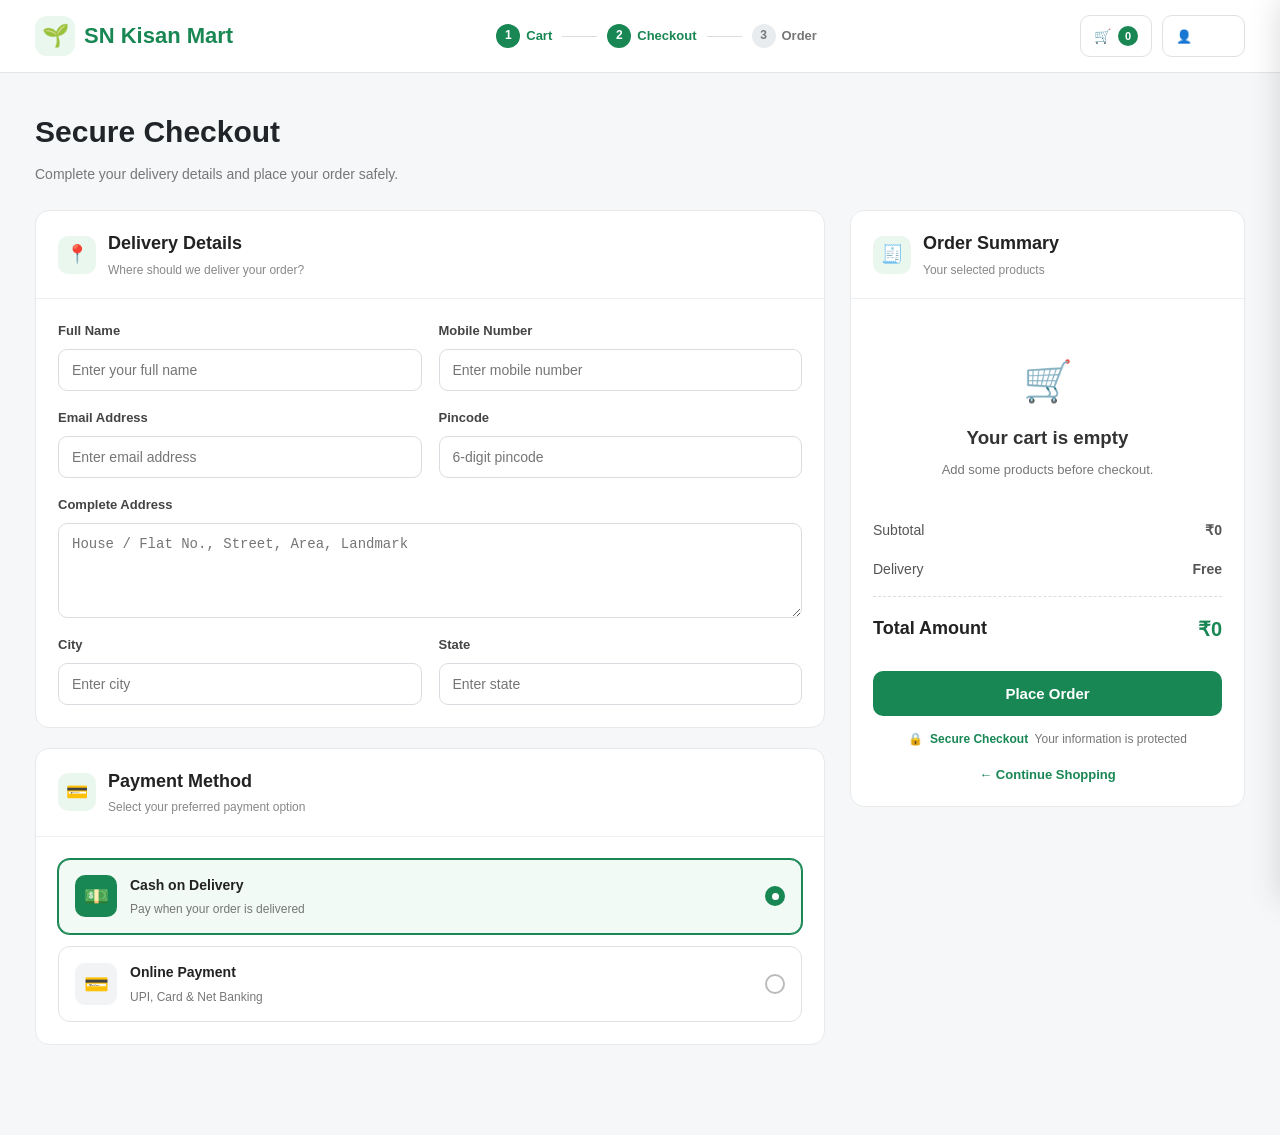
<file: checkout.html>
<!DOCTYPE html>
<html lang="en">
<head>
    <meta charset="UTF-8">
    <meta name="viewport" content="width=device-width, initial-scale=1.0">

    <title>Checkout | SN Kisan Mart</title>

    <meta
        name="description"
        content="Secure checkout for SN Kisan Mart - Agriculture products, seeds, fertilizers and farming tools."
    >

    <link rel="stylesheet" href="css/style.css">

    <style>
        /* =========================================
           CHECKOUT PAGE
        ========================================= */

        * {
            box-sizing: border-box;
        }

        body {
            margin: 0;
            font-family: Arial, Helvetica, sans-serif;
            background: #f5f7f8;
            color: #222;
        }

        /* =========================================
           HEADER
        ========================================= */

        .checkout-header {
            background: #ffffff;
            border-bottom: 1px solid #e5e5e5;
            position: sticky;
            top: 0;
            z-index: 1000;
        }

        .checkout-header-inner {
            max-width: 1250px;
            margin: auto;
            min-height: 72px;
            padding: 0 20px;

            display: flex;
            align-items: center;
            justify-content: space-between;
            gap: 25px;
        }

        .checkout-logo {
            display: flex;
            align-items: center;
            gap: 9px;

            text-decoration: none;
            color: #198754;

            font-size: 22px;
            font-weight: 800;
            white-space: nowrap;
        }

        .checkout-logo-icon {
            width: 40px;
            height: 40px;

            display: flex;
            align-items: center;
            justify-content: center;

            background: #e9f7ef;
            border-radius: 12px;
            font-size: 22px;
        }

        .checkout-steps {
            display: flex;
            align-items: center;
            justify-content: center;
            gap: 10px;

            color: #777;
            font-size: 13px;
            font-weight: 600;
        }

        .checkout-step {
            display: flex;
            align-items: center;
            gap: 6px;
        }

        .checkout-step.active {
            color: #198754;
        }

        .checkout-step-number {
            width: 24px;
            height: 24px;

            display: flex;
            align-items: center;
            justify-content: center;

            border-radius: 50%;
            background: #e9ecef;
            font-size: 12px;
        }

        .checkout-step.active .checkout-step-number {
            background: #198754;
            color: #fff;
        }

        .checkout-step-line {
            width: 35px;
            height: 1px;
            background: #ddd;
        }

        .checkout-header-actions {
            display: flex;
            align-items: center;
            gap: 10px;
        }

        .checkout-icon-btn {
            border: 1px solid #e1e1e1;
            background: #fff;

            height: 42px;
            min-width: 42px;
            padding: 0 13px;

            border-radius: 10px;
            cursor: pointer;

            display: flex;
            align-items: center;
            justify-content: center;
            gap: 7px;

            font-size: 14px;
            font-weight: 700;

            transition: 0.2s;
        }

        .checkout-icon-btn:hover {
            border-color: #198754;
            color: #198754;
            background: #f4fbf7;
        }

        .checkout-cart-count {
            min-width: 20px;
            height: 20px;

            display: flex;
            align-items: center;
            justify-content: center;

            padding: 0 5px;

            background: #198754;
            color: white;

            border-radius: 20px;
            font-size: 11px;
        }

        /* =========================================
           MAIN
        ========================================= */

        .checkout-page {
            max-width: 1250px;
            margin: auto;
            padding: 35px 20px 70px;
        }

        .checkout-title-area {
            margin-bottom: 25px;
        }

        .checkout-title-area h1 {
            margin: 0 0 7px;
            font-size: 30px;
            color: #212529;
        }

        .checkout-title-area p {
            margin: 0;
            color: #777;
            font-size: 14px;
        }

        .checkout-layout {
            display: grid;
            grid-template-columns: minmax(0, 1.5fr) minmax(330px, 0.75fr);
            gap: 25px;
            align-items: start;
        }

        /* =========================================
           CARDS
        ========================================= */

        .checkout-card {
            background: #fff;
            border: 1px solid #e7e9eb;
            border-radius: 14px;
            margin-bottom: 20px;
            overflow: hidden;
        }

        .checkout-card-header {
            padding: 18px 22px;

            border-bottom: 1px solid #edf0f2;

            display: flex;
            align-items: center;
            justify-content: space-between;
            gap: 15px;
        }

        .checkout-card-heading {
            display: flex;
            align-items: center;
            gap: 12px;
        }

        .checkout-card-icon {
            width: 38px;
            height: 38px;

            display: flex;
            align-items: center;
            justify-content: center;

            background: #eaf7ef;
            color: #198754;

            border-radius: 10px;
            font-size: 18px;
        }

        .checkout-card-header h2 {
            margin: 0;
            font-size: 18px;
            color: #222;
        }

        .checkout-card-header p {
            margin: 3px 0 0;
            color: #888;
            font-size: 12px;
        }

        .checkout-card-body {
            padding: 22px;
        }

        /* =========================================
           FORM
        ========================================= */

        .checkout-form-grid {
            display: grid;
            grid-template-columns: repeat(2, 1fr);
            gap: 17px;
        }

        .checkout-field {
            display: flex;
            flex-direction: column;
            gap: 7px;
        }

        .checkout-field.full {
            grid-column: 1 / -1;
        }

        .checkout-field label {
            font-size: 13px;
            font-weight: 700;
            color: #444;
        }

        .checkout-field input,
        .checkout-field textarea {
            width: 100%;
            border: 1px solid #d9dde1;
            border-radius: 9px;

            padding: 12px 13px;

            background: #fff;
            color: #222;

            font-size: 14px;
            outline: none;

            transition: 0.2s;
        }

        .checkout-field textarea {
            min-height: 95px;
            resize: vertical;
        }

        .checkout-field input:focus,
        .checkout-field textarea:focus {
            border-color: #198754;
            box-shadow: 0 0 0 3px rgba(25, 135, 84, 0.08);
        }

        /* =========================================
           PAYMENT
        ========================================= */

        .payment-options {
            display: grid;
            gap: 12px;
        }

        .payment-option {
            position: relative;
        }

        .payment-option input {
            position: absolute;
            opacity: 0;
            pointer-events: none;
        }

        .payment-label {
            min-height: 72px;

            border: 1px solid #dfe3e6;
            border-radius: 12px;

            padding: 14px 16px;

            display: flex;
            align-items: center;
            gap: 13px;

            cursor: pointer;

            transition: 0.2s;
        }

        .payment-label:hover {
            border-color: #198754;
            background: #fbfffc;
        }

        .payment-option input:checked + .payment-label {
            border-color: #198754;
            background: #f1faf5;
            box-shadow: 0 0 0 1px #198754;
        }

        .payment-icon {
            width: 42px;
            height: 42px;

            display: flex;
            align-items: center;
            justify-content: center;

            background: #f1f3f5;
            border-radius: 10px;

            font-size: 20px;
            flex-shrink: 0;
        }

        .payment-option input:checked + .payment-label .payment-icon {
            background: #198754;
        }

        .payment-content {
            flex: 1;
        }

        .payment-content strong {
            display: block;
            font-size: 14px;
            margin-bottom: 4px;
        }

        .payment-content span {
            display: block;
            color: #777;
            font-size: 12px;
        }

        .payment-check {
            width: 20px;
            height: 20px;

            border: 2px solid #bbb;
            border-radius: 50%;

            display: flex;
            align-items: center;
            justify-content: center;
        }

        .payment-option input:checked + .payment-label .payment-check {
            border-color: #198754;
            background: #198754;
        }

        .payment-option input:checked + .payment-label .payment-check::after {
            content: "";
            width: 7px;
            height: 7px;
            background: #fff;
            border-radius: 50%;
        }

        /* =========================================
           ORDER SUMMARY
        ========================================= */

        .summary-card {
            position: sticky;
            top: 95px;
        }

        .summary-items {
            max-height: 300px;
            overflow-y: auto;
        }

        .checkout-item {
            display: flex;
            align-items: center;
            justify-content: space-between;
            gap: 15px;

            padding: 14px 0;

            border-bottom: 1px solid #f0f1f2;
        }

        .checkout-item:last-child {
            border-bottom: none;
        }

        .checkout-item-info {
            flex: 1;
        }

        .checkout-item-info h4 {
            margin: 0 0 5px;

            font-size: 14px;
            line-height: 1.4;
            color: #333;
        }

        .checkout-item-info p {
            margin: 0;

            font-size: 12px;
            color: #888;
        }

        .checkout-item-price {
            font-size: 14px;
            font-weight: 700;
            white-space: nowrap;
        }

        .summary-body {
            padding: 20px 22px;
        }

        .summary-row {
            display: flex;
            align-items: center;
            justify-content: space-between;

            padding: 8px 0;

            font-size: 14px;
            color: #555;
        }

        .summary-row.total {
            margin-top: 8px;
            padding-top: 16px;

            border-top: 1px dashed #ddd;

            font-size: 18px;
            color: #222;
            font-weight: 800;
        }

        .summary-row.total strong {
            color: #198754;
            font-size: 20px;
        }

        .place-order-btn {
            width: 100%;

            margin-top: 18px;
            padding: 14px 18px;

            border: none;
            border-radius: 10px;

            background: #198754;
            color: #fff;

            font-size: 15px;
            font-weight: 800;

            cursor: pointer;

            transition: 0.2s;
        }

        .place-order-btn:hover {
            background: #157347;
            transform: translateY(-1px);
        }

        .secure-checkout {
            display: flex;
            align-items: center;
            justify-content: center;
            gap: 7px;

            margin-top: 14px;

            color: #777;
            font-size: 12px;
        }

        .secure-checkout strong {
            color: #198754;
        }

        .continue-shopping {
            display: block;

            margin-top: 16px;

            text-align: center;
            text-decoration: none;

            color: #198754;
            font-size: 13px;
            font-weight: 700;
        }

        .continue-shopping:hover {
            text-decoration: underline;
        }

        /* =========================================
           EMPTY CHECKOUT
        ========================================= */

        .empty-checkout {
            padding: 30px 10px;
            text-align: center;
            color: #777;
        }

        .empty-checkout-icon {
            font-size: 40px;
            margin-bottom: 10px;
        }

        .empty-checkout h3 {
            margin: 0 0 7px;
            color: #333;
        }

        .empty-checkout p {
            margin: 0;
            font-size: 13px;
        }

        /* =========================================
           CART SIDEBAR
        ========================================= */

        .cart-overlay {
            position: fixed;
            inset: 0;

            background: rgba(0, 0, 0, 0.45);

            opacity: 0;
            visibility: hidden;

            transition: 0.25s;

            z-index: 1998;
        }

        .cart-overlay.active {
            opacity: 1;
            visibility: visible;
        }

        .cart-sidebar {
            position: fixed;

            top: 0;
            right: -430px;

            width: 420px;
            max-width: 92vw;
            height: 100vh;

            background: #fff;

            z-index: 1999;

            display: flex;
            flex-direction: column;

            box-shadow: -10px 0 30px rgba(0, 0, 0, 0.15);

            transition: right 0.3s ease;
        }

        .cart-sidebar.open,
        .cart-sidebar.active {
            right: 0;
        }

        .cart-sidebar-header {
            min-height: 68px;

            padding: 0 20px;

            border-bottom: 1px solid #eee;

            display: flex;
            align-items: center;
            justify-content: space-between;
        }

        .cart-sidebar-header h2 {
            margin: 0;
            font-size: 19px;
        }

        .cart-close-btn {
            width: 36px;
            height: 36px;

            border: none;
            background: #f4f5f6;

            border-radius: 50%;

            cursor: pointer;
            font-size: 18px;
        }

        .cart-sidebar .cart-items {
            flex: 1;
            overflow-y: auto;
            padding: 18px;
        }

        .cart-sidebar-footer {
            padding: 18px;

            border-top: 1px solid #eee;
            background: #fff;
        }

        .cart-sidebar-total {
            display: flex;
            align-items: center;
            justify-content: space-between;

            margin-bottom: 14px;

            font-size: 17px;
            font-weight: 800;
        }

        .cart-sidebar-total strong {
            color: #198754;
        }

        .checkout-btn {
            width: 100%;

            border: none;
            border-radius: 10px;

            padding: 13px;

            background: #198754;
            color: white;

            font-size: 14px;
            font-weight: 800;

            cursor: pointer;
        }

        .checkout-btn:hover {
            background: #157347;
        }

        /* =========================================
           MOBILE
        ========================================= */

        @media (max-width: 900px) {

            .checkout-steps {
                display: none;
            }

            .checkout-layout {
                grid-template-columns: 1fr;
            }

            .summary-card {
                position: static;
            }
        }

        @media (max-width: 600px) {

            .checkout-header-inner {
                min-height: 64px;
                padding: 0 14px;
            }

            .checkout-logo {
                font-size: 18px;
            }

            .checkout-logo-icon {
                width: 34px;
                height: 34px;
                font-size: 18px;
            }

            .checkout-icon-btn {
                width: 40px;
                min-width: 40px;
                padding: 0;
            }

            .checkout-account-label {
                display: none;
            }

            .checkout-page {
                padding: 24px 12px 50px;
            }

            .checkout-title-area h1 {
                font-size: 24px;
            }

            .checkout-card-header {
                padding: 15px;
            }

            .checkout-card-body,
            .summary-body {
                padding: 15px;
            }

            .checkout-form-grid {
                grid-template-columns: 1fr;
                gap: 14px;
            }

            .checkout-field.full {
                grid-column: auto;
            }

            .payment-label {
                padding: 12px;
            }

            .cart-sidebar {
                width: 100%;
                max-width: 100%;
                right: -100%;
            }
        }

        @media (max-width: 380px) {

            .checkout-logo {
                font-size: 16px;
            }

            .checkout-header-actions {
                gap: 5px;
            }

            .checkout-icon-btn {
                height: 38px;
                min-width: 38px;
            }
        }
    </style>
</head>

<body>

    <!-- =========================================
         HEADER
    ========================================= -->

    <header class="checkout-header">

        <div class="checkout-header-inner">

            <a href="index.html" class="checkout-logo">
                <span class="checkout-logo-icon">🌱</span>
                <span>SN Kisan Mart</span>
            </a>

            <div class="checkout-steps">

                <div class="checkout-step active">
                    <span class="checkout-step-number">1</span>
                    <span>Cart</span>
                </div>

                <span class="checkout-step-line"></span>

                <div class="checkout-step active">
                    <span class="checkout-step-number">2</span>
                    <span>Checkout</span>
                </div>

                <span class="checkout-step-line"></span>

                <div class="checkout-step">
                    <span class="checkout-step-number">3</span>
                    <span>Order</span>
                </div>

            </div>

            <div class="checkout-header-actions">

                <button
                    type="button"
                    class="checkout-icon-btn"
                    id="cartBtn"
                    onclick="openCart()"
                    title="Shopping Cart"
                >
                    🛒
                    <span class="checkout-cart-count" id="cartCount">0</span>
                </button>

                <button
                    type="button"
                    class="checkout-icon-btn login-btn"
                    onclick="openLoginModal()"
                    title="Account"
                >
                    👤
                    <span class="checkout-account-label">Login</span>
                </button>

            </div>

        </div>

    </header>


    <!-- =========================================
         CHECKOUT MAIN
    ========================================= -->

    <main class="checkout-page">

        <div class="checkout-title-area">

            <h1>Secure Checkout</h1>

            <p>
                Complete your delivery details and place your order safely.
            </p>

        </div>


        <form id="checkoutForm">

            <div class="checkout-layout">

                <!-- =================================
                     LEFT COLUMN
                ================================= -->

                <div>

                    <!-- DELIVERY DETAILS -->

                    <section class="checkout-card">

                        <div class="checkout-card-header">

                            <div class="checkout-card-heading">

                                <div class="checkout-card-icon">
                                    📍
                                </div>

                                <div>
                                    <h2>Delivery Details</h2>
                                    <p>Where should we deliver your order?</p>
                                </div>

                            </div>

                        </div>

                        <div class="checkout-card-body">

                            <div class="checkout-form-grid">

                                <div class="checkout-field">

                                    <label for="fullName">
                                        Full Name
                                    </label>

                                    <input
                                        type="text"
                                        id="fullName"
                                        name="fullName"
                                        placeholder="Enter your full name"
                                        required
                                    >

                                </div>


                                <div class="checkout-field">

                                    <label for="mobile">
                                        Mobile Number
                                    </label>

                                    <input
                                        type="tel"
                                        id="mobile"
                                        name="mobile"
                                        placeholder="Enter mobile number"
                                        pattern="[0-9]{10}"
                                        maxlength="10"
                                        required
                                    >

                                </div>


                                <div class="checkout-field">

                                    <label for="email">
                                        Email Address
                                    </label>

                                    <input
                                        type="email"
                                        id="email"
                                        name="email"
                                        placeholder="Enter email address"
                                    >

                                </div>


                                <div class="checkout-field">

                                    <label for="pincode">
                                        Pincode
                                    </label>

                                    <input
                                        type="text"
                                        id="pincode"
                                        name="pincode"
                                        placeholder="6-digit pincode"
                                        pattern="[0-9]{6}"
                                        maxlength="6"
                                        required
                                    >

                                </div>


                                <div class="checkout-field full">

                                    <label for="address">
                                        Complete Address
                                    </label>

                                    <textarea
                                        id="address"
                                        name="address"
                                        placeholder="House / Flat No., Street, Area, Landmark"
                                        required
                                    ></textarea>

                                </div>


                                <div class="checkout-field">

                                    <label for="city">
                                        City
                                    </label>

                                    <input
                                        type="text"
                                        id="city"
                                        name="city"
                                        placeholder="Enter city"
                                        required
                                    >

                                </div>


                                <div class="checkout-field">

                                    <label for="state">
                                        State
                                    </label>

                                    <input
                                        type="text"
                                        id="state"
                                        name="state"
                                        placeholder="Enter state"
                                        required
                                    >

                                </div>

                            </div>

                        </div>

                    </section>


                    <!-- PAYMENT -->

                    <section class="checkout-card">

                        <div class="checkout-card-header">

                            <div class="checkout-card-heading">

                                <div class="checkout-card-icon">
                                    💳
                                </div>

                                <div>
                                    <h2>Payment Method</h2>
                                    <p>Select your preferred payment option</p>
                                </div>

                            </div>

                        </div>


                        <div class="checkout-card-body">

                            <div class="payment-options">

                                <div class="payment-option">

                                    <input
                                        type="radio"
                                        name="payment"
                                        id="cod"
                                        value="cod"
                                        checked
                                    >

                                    <label
                                        class="payment-label"
                                        for="cod"
                                    >

                                        <div class="payment-icon">
                                            💵
                                        </div>

                                        <div class="payment-content">

                                            <strong>
                                                Cash on Delivery
                                            </strong>

                                            <span>
                                                Pay when your order is delivered
                                            </span>

                                        </div>

                                        <div class="payment-check"></div>

                                    </label>

                                </div>


                                <div class="payment-option">

                                    <input
                                        type="radio"
                                        name="payment"
                                        id="online"
                                        value="online"
                                    >

                                    <label
                                        class="payment-label"
                                        for="online"
                                    >

                                        <div class="payment-icon">
                                            💳
                                        </div>

                                        <div class="payment-content">

                                            <strong>
                                                Online Payment
                                            </strong>

                                            <span>
                                                UPI, Card & Net Banking
                                            </span>

                                        </div>

                                        <div class="payment-check"></div>

                                    </label>

                                </div>

                            </div>

                        </div>

                    </section>

                </div>


                <!-- =================================
                     RIGHT COLUMN
                ================================= -->

                <aside>

                    <section class="checkout-card summary-card">

                        <div class="checkout-card-header">

                            <div class="checkout-card-heading">

                                <div class="checkout-card-icon">
                                    🧾
                                </div>

                                <div>
                                    <h2>Order Summary</h2>
                                    <p>Your selected products</p>
                                </div>

                            </div>

                        </div>


                        <div class="summary-body">

                            <div
                                class="summary-items"
                                id="checkoutItems"
                            ></div>


                            <div class="summary-row">

                                <span>
                                    Subtotal
                                </span>

                                <strong id="checkoutSubtotal">
                                    ₹0
                                </strong>

                            </div>


                            <div class="summary-row">

                                <span>
                                    Delivery
                                </span>

                                <strong>
                                    Free
                                </strong>

                            </div>


                            <div class="summary-row total">

                                <span>
                                    Total Amount
                                </span>

                                <strong id="checkoutTotal">
                                    ₹0
                                </strong>

                            </div>


                            <button
                                type="submit"
                                form="checkoutForm"
                                class="place-order-btn"
                            >
                                Place Order
                            </button>


                            <div class="secure-checkout">
                                🔒
                                <span>
                                    <strong>Secure Checkout</strong>
                                    &nbsp;Your information is protected
                                </span>
                            </div>


                            <a
                                href="products.html"
                                class="continue-shopping"
                            >
                                ← Continue Shopping
                            </a>

                        </div>

                    </section>

                </aside>

            </div>

        </form>

    </main>


    <!-- =========================================
         CART OVERLAY
    ========================================= -->

    <div
        class="cart-overlay"
        id="overlay"
    ></div>


    <!-- =========================================
         CART SIDEBAR
    ========================================= -->

    <aside
        class="cart-sidebar"
        id="cartSidebar"
    >

        <div class="cart-sidebar-header">

            <h2>Shopping Cart</h2>

            <button
                type="button"
                class="cart-close-btn"
                id="closeCart"
                onclick="closeCart()"
            >
                ✕
            </button>

        </div>


        <div
            class="cart-items"
            id="cartItems"
        ></div>


        <div class="cart-sidebar-footer">

            <div class="cart-sidebar-total">

                <span>
                    Total
                </span>

                <strong id="cartTotal">
                    ₹0
                </strong>

            </div>

            <button
                type="button"
                class="checkout-btn"
                onclick="goToCheckout()"
            >
                Proceed to Checkout
            </button>

        </div>

    </aside>


    <!-- =========================================
         LOGIN MODAL
    ========================================= -->

    <div
        class="modal"
        id="loginModal"
    >

        <div class="modal-box">

            <button
                type="button"
                class="modal-close"
                onclick="closeLoginModal()"
            >
                ✕
            </button>


            <div id="loginSection">

                <h2>Welcome Back 👋</h2>

                <p>
                    Login to continue shopping.
                </p>

                <form id="loginForm">

                    <div class="form-group">

                        <label for="loginEmail">
                            Email
                        </label>

                        <input
                            type="email"
                            id="loginEmail"
                            placeholder="Enter your email"
                            required
                        >

                    </div>


                    <div class="form-group">

                        <label for="loginPassword">
                            Password
                        </label>

                        <div class="password-field">

                            <input
                                type="password"
                                id="loginPassword"
                                placeholder="Enter password"
                                minlength="6"
                                required
                            >

                            <button
                                type="button"
                                class="password-toggle"
                                onclick="togglePassword('loginPassword', this)"
                            >
                                👁
                            </button>

                        </div>

                    </div>


                    <button
                        type="submit"
                        class="full-btn"
                    >
                        Login
                    </button>

                </form>


                <p class="register-text">

                    Don't have an account?

                    <a
                        href="#"
                        id="showRegister"
                    >
                        Register
                    </a>

                </p>

            </div>


            <div
                id="registerSection"
                style="display:none;"
            >

                <h2>Create Account 🌱</h2>

                <p>
                    Create your SN Kisan Mart account.
                </p>

                <form id="registerForm">

                    <div class="form-group">

                        <label for="registerName">
                            Full Name
                        </label>

                        <input
                            type="text"
                            id="registerName"
                            placeholder="Enter your name"
                            required
                        >

                    </div>


                    <div class="form-group">

                        <label for="registerEmail">
                            Email
                        </label>

                        <input
                            type="email"
                            id="registerEmail"
                            placeholder="Enter your email"
                            required
                        >

                    </div>


                    <div class="form-group">

                        <label for="registerPassword">
                            Password
                        </label>

                        <div class="password-field">

                            <input
                                type="password"
                                id="registerPassword"
                                placeholder="Minimum 6 characters"
                                minlength="6"
                                required
                            >

                            <button
                                type="button"
                                class="password-toggle"
                                onclick="togglePassword('registerPassword', this)"
                            >
                                👁
                            </button>

                        </div>

                    </div>


                    <button
                        type="submit"
                        class="full-btn"
                    >
                        Create Account
                    </button>

                </form>


                <p class="register-text">

                    Already have an account?

                    <a
                        href="#"
                        id="showLogin"
                    >
                        Login
                    </a>

                </p>

            </div>

        </div>

    </div>


    <!-- =========================================
         TOAST
    ========================================= -->

    <div
        class="toast"
        id="toast"
    ></div>


    <!-- =========================================
         SCRIPTS
    ========================================= -->

    <script src="js/script.js"></script>
    <script src="js/products.js"></script>


    <script>

        /* =========================================
           LOAD CHECKOUT
        ========================================= */

        function loadCheckout() {

            const checkoutItems =
                document.getElementById("checkoutItems");

            const checkoutSubtotal =
                document.getElementById("checkoutSubtotal");

            const checkoutTotal =
                document.getElementById("checkoutTotal");


            if (!checkoutItems) return;


            if (!cart || cart.length === 0) {

                checkoutItems.innerHTML = `
                    <div class="empty-checkout">

                        <div class="empty-checkout-icon">
                            🛒
                        </div>

                        <h3>Your cart is empty</h3>

                        <p>
                            Add some products before checkout.
                        </p>

                    </div>
                `;

                checkoutSubtotal.textContent = "₹0";
                checkoutTotal.textContent = "₹0";

                return;
            }


            checkoutItems.innerHTML = cart.map(item => {

                const quantity =
                    Number(item.quantity) || 1;

                const price =
                    Number(item.price) || 0;

                const itemTotal =
                    price * quantity;


                return `
                    <div class="checkout-item">

                        <div class="checkout-item-info">

                            <h4>
                                ${item.name}
                            </h4>

                            <p>
                                ₹${price.toLocaleString("en-IN")}
                                × ${quantity}
                            </p>

                        </div>

                        <div class="checkout-item-price">

                            ₹${itemTotal.toLocaleString("en-IN")}

                        </div>

                    </div>
                `;

            }).join("");


            const total = cart.reduce(
                (sum, item) =>
                    sum +
                    (
                        Number(item.price) *
                        Number(item.quantity)
                    ),
                0
            );


            checkoutSubtotal.textContent =
                "₹" + total.toLocaleString("en-IN");

            checkoutTotal.textContent =
                "₹" + total.toLocaleString("en-IN");
        }


        /* =========================================
           GO TO CHECKOUT
        ========================================= */

        function goToCheckout() {

            if (!cart || cart.length === 0) {

                if (typeof showToast === "function") {
                    showToast("Your cart is empty");
                }

                return;
            }

            window.location.href = "checkout.html";
        }


        /* =========================================
           PLACE ORDER
        ========================================= */

        function handleCheckout(event) {

            event.preventDefault();


            if (!cart || cart.length === 0) {

                if (typeof showToast === "function") {
                    showToast("Your cart is empty");
                }

                return;
            }


            const paymentElement =
                document.querySelector(
                    'input[name="payment"]:checked'
                );


            if (!paymentElement) {

                if (typeof showToast === "function") {
                    showToast("Please select a payment method");
                }

                return;
            }


            const payment =
                paymentElement.value;


            if (payment === "online") {

                if (typeof showToast === "function") {
                    showToast(
                        "Online payment coming soon. Please select Cash on Delivery."
                    );
                }

                return;
            }


            const currentUser =
                JSON.parse(
                    localStorage.getItem(
                        "snKisanCurrentUser"
                    )
                );


            const customer = {

                name:
                    document.getElementById(
                        "fullName"
                    ).value.trim(),

                mobile:
                    document.getElementById(
                        "mobile"
                    ).value.trim(),

                email:
                    document.getElementById(
                        "email"
                    ).value.trim(),

                address:
                    document.getElementById(
                        "address"
                    ).value.trim(),

                city:
                    document.getElementById(
                        "city"
                    ).value.trim(),

                state:
                    document.getElementById(
                        "state"
                    ).value.trim(),

                pincode:
                    document.getElementById(
                        "pincode"
                    ).value.trim()

            };


            const total = cart.reduce(
                (sum, item) =>
                    sum +
                    (
                        Number(item.price) *
                        Number(item.quantity)
                    ),
                0
            );


            const order = {

                id:
                    "SN" +
                    Date.now(),

                userId:
                    currentUser
                        ? currentUser.id
                        : "guest",

                customer,

                items:
                    cart.map(item => ({

                        name: item.name,

                        price:
                            Number(item.price),

                        quantity:
                            Number(item.quantity)

                    })),

                total,

                paymentMethod:
                    "Cash on Delivery",

                status:
                    "Confirmed",

                date:
                    new Date().toLocaleString(
                        "en-IN"
                    ),

                createdAt:
                    new Date().toISOString()

            };


            const orders =
                JSON.parse(
                    localStorage.getItem(
                        "snKisanOrders"
                    )
                ) || [];


            orders.push(order);


            localStorage.setItem(
                "snKisanOrders",
                JSON.stringify(orders)
            );


            localStorage.setItem(
                "snKisanLastOrder",
                JSON.stringify(order)
            );


            cart = [];

            saveCart();

            updateCart();


            if (typeof showToast === "function") {

                showToast(
                    "Order placed successfully!"
                );

            }


            setTimeout(function () {

                window.location.href = "order-success.html";

            }, 700);

        }


        /* =========================================
           PAGE INITIALIZATION
        ========================================= */

        document.addEventListener(
            "DOMContentLoaded",
            function () {

                loadCheckout();


                const checkoutForm =
                    document.getElementById(
                        "checkoutForm"
                    );


                if (checkoutForm) {

                    checkoutForm.addEventListener(
                        "submit",
                        handleCheckout
                    );

                }


                /* Auto-fill logged-in user's basic details */

                const currentUser =
                    JSON.parse(
                        localStorage.getItem(
                            "snKisanCurrentUser"
                        )
                    );


                if (currentUser) {

                    const nameField =
                        document.getElementById(
                            "fullName"
                        );

                    const emailField =
                        document.getElementById(
                            "email"
                        );


                    if (
                        nameField &&
                        currentUser.name
                    ) {

                        nameField.value =
                            currentUser.name;

                    }


                    if (
                        emailField &&
                        currentUser.email
                    ) {

                        emailField.value =
                            currentUser.email;

                    }

                }

            }
        );

    </script>

</body>
</html>
</file>
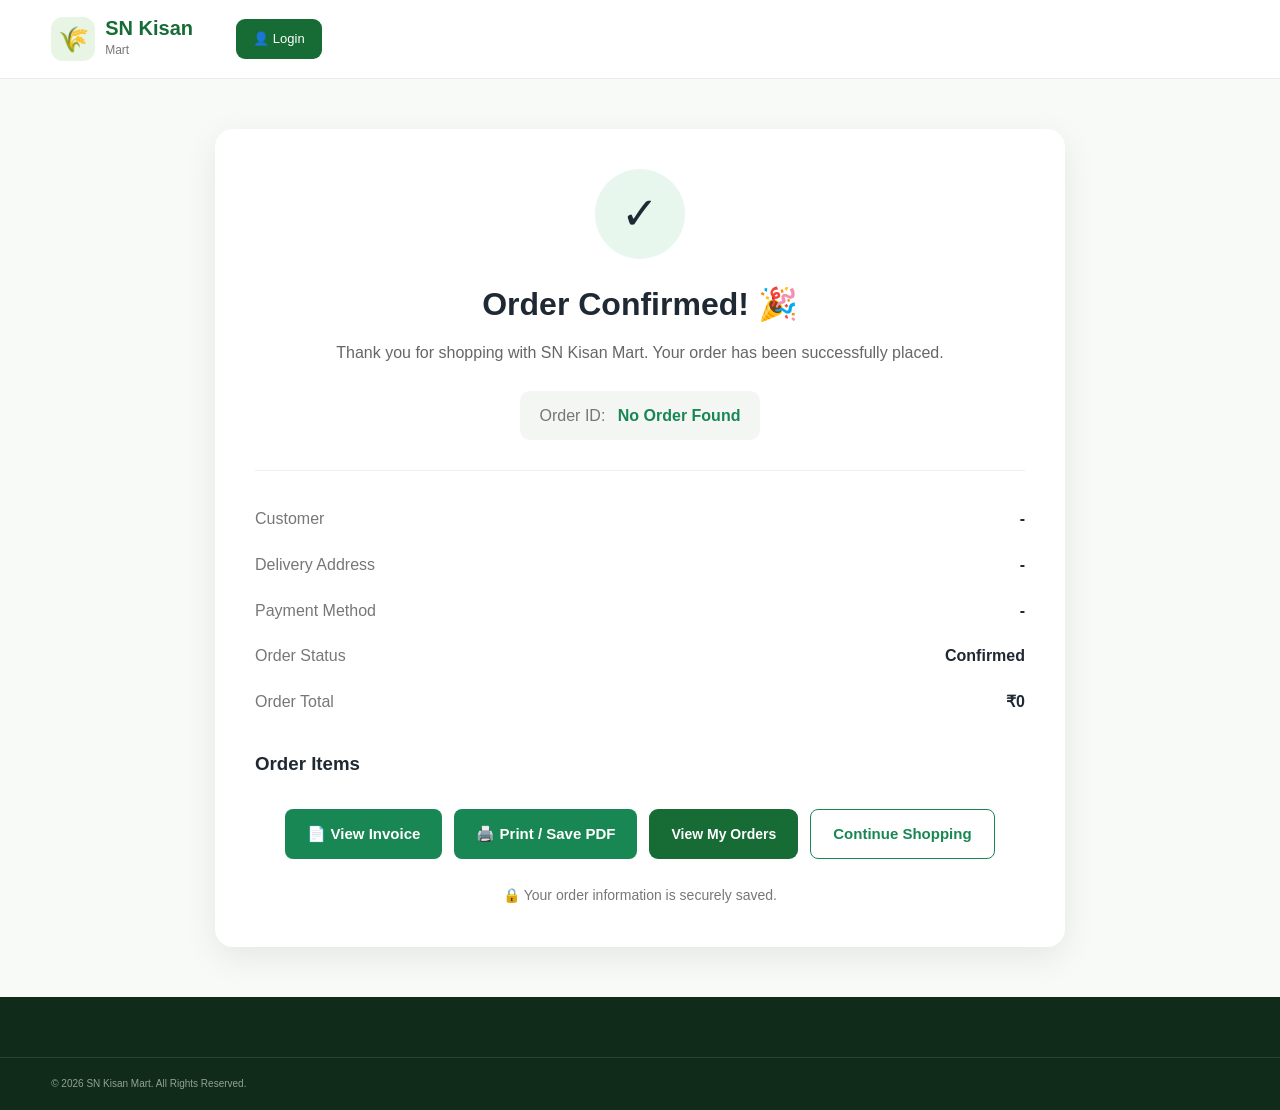
<file: order-success.html>
<!DOCTYPE html>
<html lang="en">

<head>
    <meta charset="UTF-8">
    <meta name="viewport" content="width=device-width, initial-scale=1.0">

    <title>Order Confirmed - SN Kisan Mart</title>

    <link rel="stylesheet" href="css/style.css">

    <style>

        * {
            box-sizing: border-box;
        }

        .success-page {
            min-height: 80vh;
            display: flex;
            align-items: center;
            justify-content: center;
            padding: 50px 20px;
            background: #f7faf7;
        }

        .success-container {
            width: 100%;
            max-width: 850px;
        }

        .success-card {
            background: #fff;
            border-radius: 18px;
            padding: 40px;
            text-align: center;
            box-shadow: 0 10px 35px rgba(0,0,0,0.08);
        }

        .success-icon {
            width: 90px;
            height: 90px;
            margin: 0 auto 20px;
            border-radius: 50%;
            background: #e8f7ed;
            display: flex;
            align-items: center;
            justify-content: center;
            font-size: 45px;
        }

        .success-card h1 {
            margin-bottom: 10px;
            font-size: 32px;
        }

        .success-message {
            color: #666;
            margin-bottom: 25px;
        }

        .order-id-box {
            display: inline-block;
            background: #f3f6f3;
            padding: 12px 20px;
            border-radius: 10px;
            margin-bottom: 30px;
        }

        .order-id-box span {
            color: #777;
            margin-right: 8px;
        }

        .order-id-box strong {
            color: #198754;
        }

        .order-details {
            text-align: left;
            border-top: 1px solid #eee;
            padding-top: 25px;
        }

        .detail-row {
            display: flex;
            justify-content: space-between;
            gap: 20px;
            padding: 10px 0;
        }

        .detail-row span {
            color: #777;
        }

        .detail-row strong {
            text-align: right;
        }

        .items-title {
            margin-top: 25px;
            margin-bottom: 15px;
        }

        .order-item {
            display: flex;
            justify-content: space-between;
            align-items: center;
            gap: 15px;
            padding: 15px 0;
            border-bottom: 1px solid #eee;
        }

        .item-name {
            font-weight: 600;
        }

        .item-qty {
            color: #777;
            font-size: 14px;
        }

        .item-price {
            font-weight: 700;
        }

        .success-actions {
            display: flex;
            justify-content: center;
            gap: 12px;
            margin-top: 30px;
            flex-wrap: wrap;
        }

        .invoice-btn,
        .secondary-action {
            display: inline-flex;
            align-items: center;
            justify-content: center;
            padding: 12px 22px;
            border-radius: 8px;
            font-weight: 600;
            cursor: pointer;
            text-decoration: none;
            font-size: 15px;
        }

        .invoice-btn {
            border: none;
            background: #198754;
            color: #fff;
        }

        .invoice-btn:hover {
            background: #146c43;
        }

        .secondary-action {
            border: 1px solid #198754;
            color: #198754;
            background: #fff;
        }

        .secondary-action:hover {
            background: #eaf7ef;
        }

        .secure-note {
            margin-top: 25px;
            color: #777;
            font-size: 14px;
        }


        /* ================= INVOICE ================= */

        .invoice-wrapper {
            display: none;
            margin-top: 35px;
            text-align: left;
        }

        .invoice-box {
            background: #fff;
            border: 1px solid #ddd;
            padding: 35px;
            border-radius: 12px;
        }

        .invoice-header {
            display: flex;
            justify-content: space-between;
            gap: 20px;
            border-bottom: 2px solid #198754;
            padding-bottom: 20px;
            margin-bottom: 25px;
        }

        .invoice-brand {
            font-size: 24px;
            font-weight: 800;
        }

        .invoice-brand small {
            display: block;
            font-size: 13px;
            color: #777;
            font-weight: 500;
            margin-top: 4px;
        }

        .invoice-title {
            text-align: right;
        }

        .invoice-title h2 {
            margin: 0;
            font-size: 28px;
        }

        .invoice-title p {
            margin: 5px 0;
            color: #777;
            font-size: 13px;
        }

        .invoice-info {
            display: grid;
            grid-template-columns: 1fr 1fr;
            gap: 25px;
            margin-bottom: 30px;
        }

        .invoice-info h4 {
            margin: 0 0 8px;
        }

        .invoice-info p {
            margin: 4px 0;
            color: #555;
            font-size: 14px;
        }

        .invoice-table {
            width: 100%;
            border-collapse: collapse;
            margin-top: 15px;
        }

        .invoice-table th,
        .invoice-table td {
            padding: 12px 8px;
            border-bottom: 1px solid #ddd;
        }

        .invoice-table th {
            background: #f3f7f4;
            text-align: left;
        }

        .invoice-table th:last-child,
        .invoice-table td:last-child {
            text-align: right;
        }

        .invoice-total {
            margin-left: auto;
            max-width: 320px;
            margin-top: 20px;
        }

        .invoice-total-row {
            display: flex;
            justify-content: space-between;
            padding: 8px 0;
        }

        .invoice-grand-total {
            border-top: 2px solid #222;
            margin-top: 8px;
            padding-top: 12px;
            font-size: 19px;
            font-weight: 800;
        }

        .invoice-footer {
            margin-top: 35px;
            padding-top: 20px;
            border-top: 1px solid #ddd;
            text-align: center;
            color: #777;
            font-size: 13px;
        }


        @media (max-width: 600px) {

            .success-page {
                padding: 25px 12px;
            }

            .success-card {
                padding: 25px 18px;
            }

            .success-card h1 {
                font-size: 25px;
            }

            .detail-row {
                flex-direction: column;
                gap: 3px;
            }

            .detail-row strong {
                text-align: left;
            }

            .order-item {
                align-items: flex-start;
            }

            .item-price {
                white-space: nowrap;
            }

            .invoice-box {
                padding: 20px 15px;
            }

            .invoice-header {
                flex-direction: column;
            }

            .invoice-title {
                text-align: left;
            }

            .invoice-info {
                grid-template-columns: 1fr;
                gap: 15px;
            }

            .invoice-table {
                font-size: 13px;
            }

            .invoice-table th,
            .invoice-table td {
                padding: 9px 5px;
            }

        }


        /* ================= PRINT ================= */

        @media print {

            body * {
                visibility: hidden;
            }

            .invoice-wrapper,
            .invoice-wrapper * {
                visibility: visible;
            }

            .invoice-wrapper {
                display: block !important;
                position: absolute;
                left: 0;
                top: 0;
                width: 100%;
                margin: 0;
            }

            .invoice-box {
                border: none;
                box-shadow: none;
                padding: 20px;
            }

            .invoice-table th {
                background: #eee !important;
            }

            @page {
                size: A4;
                margin: 15mm;
            }

        }

    </style>
</head>


<body>


<!-- ================= HEADER ================= -->

<header class="header">

    <div class="container nav-wrapper">

        <a href="index.html" class="logo">

            <span class="logo-icon">🌾</span>

            <span>
                <strong>SN Kisan</strong>
                <small>Mart</small>
            </span>

        </a>

        <div class="nav-actions">

            <a href="account.html" class="login-btn">
                👤 My Account
            </a>

        </div>

    </div>

</header>


<!-- ================= SUCCESS ================= -->

<main class="success-page">

    <div class="success-container">

        <div class="success-card">

            <div class="success-icon">
                ✓
            </div>

            <h1>
                Order Confirmed! 🎉
            </h1>

            <p class="success-message">
                Thank you for shopping with SN Kisan Mart.
                Your order has been successfully placed.
            </p>


            <div class="order-id-box">

                <span>
                    Order ID:
                </span>

                <strong id="orderId">
                    Loading...
                </strong>

            </div>


            <!-- ORDER DETAILS -->

            <div class="order-details">

                <div class="detail-row">

                    <span>
                        Customer
                    </span>

                    <strong id="customerName">
                        -
                    </strong>

                </div>


                <div class="detail-row">

                    <span>
                        Delivery Address
                    </span>

                    <strong id="customerAddress">
                        -
                    </strong>

                </div>


                <div class="detail-row">

                    <span>
                        Payment Method
                    </span>

                    <strong id="paymentMethod">
                        -
                    </strong>

                </div>


                <div class="detail-row">

                    <span>
                        Order Status
                    </span>

                    <strong id="orderStatus">
                        Confirmed
                    </strong>

                </div>


                <div class="detail-row">

                    <span>
                        Order Total
                    </span>

                    <strong id="orderTotal">
                        ₹0
                    </strong>

                </div>


                <h3 class="items-title">
                    Order Items
                </h3>


                <div id="orderItems">
                </div>

            </div>


            <!-- ACTION BUTTONS -->

            <div class="success-actions">

                <button
                    type="button"
                    class="invoice-btn"
                    onclick="showInvoice()"
                >
                    📄 View Invoice
                </button>


                <button
                    type="button"
                    class="invoice-btn"
                    onclick="printInvoice()"
                >
                    🖨️ Print / Save PDF
                </button>


                <a
                    href="orders.html"
                    class="primary-btn"
                >
                    View My Orders
                </a>


                <a
                    href="products.html"
                    class="secondary-action"
                >
                    Continue Shopping
                </a>

            </div>


            <p class="secure-note">
                🔒 Your order information is securely saved.
            </p>

        </div>


        <!-- ================= INVOICE ================= -->

        <div
            class="invoice-wrapper"
            id="invoiceWrapper"
        >

            <div class="invoice-box">

                <div class="invoice-header">

                    <div class="invoice-brand">

                        🌾 SN Kisan Mart

                        <small>
                            Quality Agriculture Products
                        </small>

                    </div>


                    <div class="invoice-title">

                        <h2>
                            INVOICE
                        </h2>

                        <p>
                            Invoice No:
                            <strong id="invoiceNumber">
                                -
                            </strong>
                        </p>

                        <p>
                            Date:
                            <strong id="invoiceDate">
                                -
                            </strong>
                        </p>

                    </div>

                </div>


                <!-- CUSTOMER INFO -->

                <div class="invoice-info">

                    <div>

                        <h4>
                            Bill To
                        </h4>

                        <p id="invoiceCustomer">
                            -
                        </p>

                        <p id="invoiceEmail">
                            -
                        </p>

                    </div>


                    <div>

                        <h4>
                            Delivery Address
                        </h4>

                        <p id="invoiceAddress">
                            -
                        </p>

                        <p>
                            Payment:
                            <strong id="invoicePayment">
                                -
                            </strong>
                        </p>

                    </div>

                </div>


                <!-- PRODUCTS TABLE -->

                <table class="invoice-table">

                    <thead>

                        <tr>

                            <th>
                                Product
                            </th>

                            <th>
                                Qty
                            </th>

                            <th>
                                Price
                            </th>

                            <th>
                                Amount
                            </th>

                        </tr>

                    </thead>

                    <tbody id="invoiceItems">
                    </tbody>

                </table>


                <!-- TOTAL -->

                <div class="invoice-total">

                    <div class="invoice-total-row">

                        <span>
                            Subtotal
                        </span>

                        <strong id="invoiceSubtotal">
                            ₹0
                        </strong>

                    </div>


                    <div class="invoice-total-row">

                        <span>
                            Delivery
                        </span>

                        <strong>
                            Free
                        </strong>

                    </div>


                    <div class="invoice-total-row invoice-grand-total">

                        <span>
                            Grand Total
                        </span>

                        <strong id="invoiceGrandTotal">
                            ₹0
                        </strong>

                    </div>

                </div>


                <div class="invoice-footer">

                    <strong>
                        Thank you for shopping with SN Kisan Mart!
                    </strong>

                    <br>

                    This is a computer-generated invoice.

                </div>

            </div>

        </div>

    </div>

</main>


<!-- ================= FOOTER ================= -->

<footer class="footer">

    <div class="footer-bottom">

        <div class="container">

            <p>
                © <span id="currentYear"></span>
                SN Kisan Mart. All Rights Reserved.
            </p>

        </div>

    </div>

</footer>


<script src="js/script.js"></script>


<script>

let currentOrder = null;


/* ================= LOAD ORDER ================= */

document.addEventListener(
    "DOMContentLoaded",
    function() {

        currentOrder =
            JSON.parse(
                localStorage.getItem(
                    "snKisanLastOrder"
                )
            );


        if (!currentOrder) {

            document.getElementById(
                "orderId"
            ).textContent =
                "No Order Found";

            return;
        }


        loadOrderData();

    }
);


/* ================= ORDER DATA ================= */

function loadOrderData() {

    const order = currentOrder;


    /* Order ID */

    document.getElementById(
        "orderId"
    ).textContent =
        order.id || "-";


    /* Customer */

    const customer =
        order.customer || {};


    document.getElementById(
        "customerName"
    ).textContent =
        customer.name || "-";


    /* Address */

    const addressParts = [

        customer.address,
        customer.city,
        customer.state,
        customer.pincode

    ].filter(Boolean);


    const fullAddress =
        addressParts.length
            ? addressParts.join(", ")
            : "Address not available";


    document.getElementById(
        "customerAddress"
    ).textContent =
        fullAddress;


    /* Payment */

    document.getElementById(
        "paymentMethod"
    ).textContent =
        order.paymentMethod || "-";


    /* Status */

    document.getElementById(
        "orderStatus"
    ).textContent =
        order.status || "Confirmed";


    /* Total */

    const total =
        Number(order.total || 0);


    document.getElementById(
        "orderTotal"
    ).textContent =
        "₹" +
        total.toLocaleString("en-IN");


    /* Order Items */

    const itemsContainer =
        document.getElementById(
            "orderItems"
        );


    if (
        !order.items ||
        order.items.length === 0
    ) {

        itemsContainer.innerHTML =
            "<p>No items found.</p>";

    } else {

        itemsContainer.innerHTML =
            order.items.map(
                function(item) {

                    const itemTotal =
                        Number(item.price || 0) *
                        Number(item.quantity || 0);


                    return `

                        <div class="order-item">

                            <div>

                                <div class="item-name">
                                    ${item.name}
                                </div>

                                <div class="item-qty">
                                    Quantity: ${item.quantity}
                                </div>

                            </div>

                            <div class="item-price">
                                ₹${itemTotal.toLocaleString("en-IN")}
                            </div>

                        </div>

                    `;

                }
            ).join("");

    }


    /* Prepare Invoice */

    prepareInvoice(
        order,
        customer,
        fullAddress
    );


    /* Year */

    const year =
        document.getElementById(
            "currentYear"
        );


    if (year) {

        year.textContent =
            new Date().getFullYear();

    }

}


/* ================= PREPARE INVOICE ================= */

function prepareInvoice(
    order,
    customer,
    fullAddress
) {

    document.getElementById(
        "invoiceNumber"
    ).textContent =
        "INV-" + (order.id || Date.now());


    document.getElementById(
        "invoiceDate"
    ).textContent =
        order.date ||
        new Date().toLocaleString("en-IN");


    document.getElementById(
        "invoiceCustomer"
    ).textContent =
        customer.name || "-";


    document.getElementById(
        "invoiceEmail"
    ).textContent =
        customer.email || "-";


    document.getElementById(
        "invoiceAddress"
    ).textContent =
        fullAddress;


    document.getElementById(
        "invoicePayment"
    ).textContent =
        order.paymentMethod || "-";


    const invoiceItems =
        document.getElementById(
            "invoiceItems"
        );


    let subtotal = 0;


    if (
        order.items &&
        order.items.length
    ) {

        invoiceItems.innerHTML =
            order.items.map(
                function(item) {

                    const price =
                        Number(item.price || 0);

                    const quantity =
                        Number(item.quantity || 0);

                    const amount =
                        price * quantity;

                    subtotal += amount;


                    return `

                        <tr>

                            <td>
                                ${item.name}
                            </td>

                            <td>
                                ${quantity}
                            </td>

                            <td>
                                ₹${price.toLocaleString("en-IN")}
                            </td>

                            <td>
                                ₹${amount.toLocaleString("en-IN")}
                            </td>

                        </tr>

                    `;

                }
            ).join("");

    }


    document.getElementById(
        "invoiceSubtotal"
    ).textContent =
        "₹" +
        subtotal.toLocaleString("en-IN");


    const grandTotal =
        Number(order.total || subtotal);


    document.getElementById(
        "invoiceGrandTotal"
    ).textContent =
        "₹" +
        grandTotal.toLocaleString("en-IN");

}


/* ================= SHOW INVOICE ================= */

function showInvoice() {

    const invoice =
        document.getElementById(
            "invoiceWrapper"
        );


    if (!currentOrder) {

        alert("Invoice not available.");

        return;
    }


    invoice.style.display =
        invoice.style.display === "block"
            ? "none"
            : "block";


    if (
        invoice.style.display === "block"
    ) {

        invoice.scrollIntoView({
            behavior: "smooth",
            block: "start"
        });

    }

}


/* ================= PRINT / SAVE PDF ================= */

function printInvoice() {

    if (!currentOrder) {

        alert("Invoice not available.");

        return;
    }


    document.getElementById(
        "invoiceWrapper"
    ).style.display =
        "block";


    window.print();

}

</script>


</body>
</html>
</file>
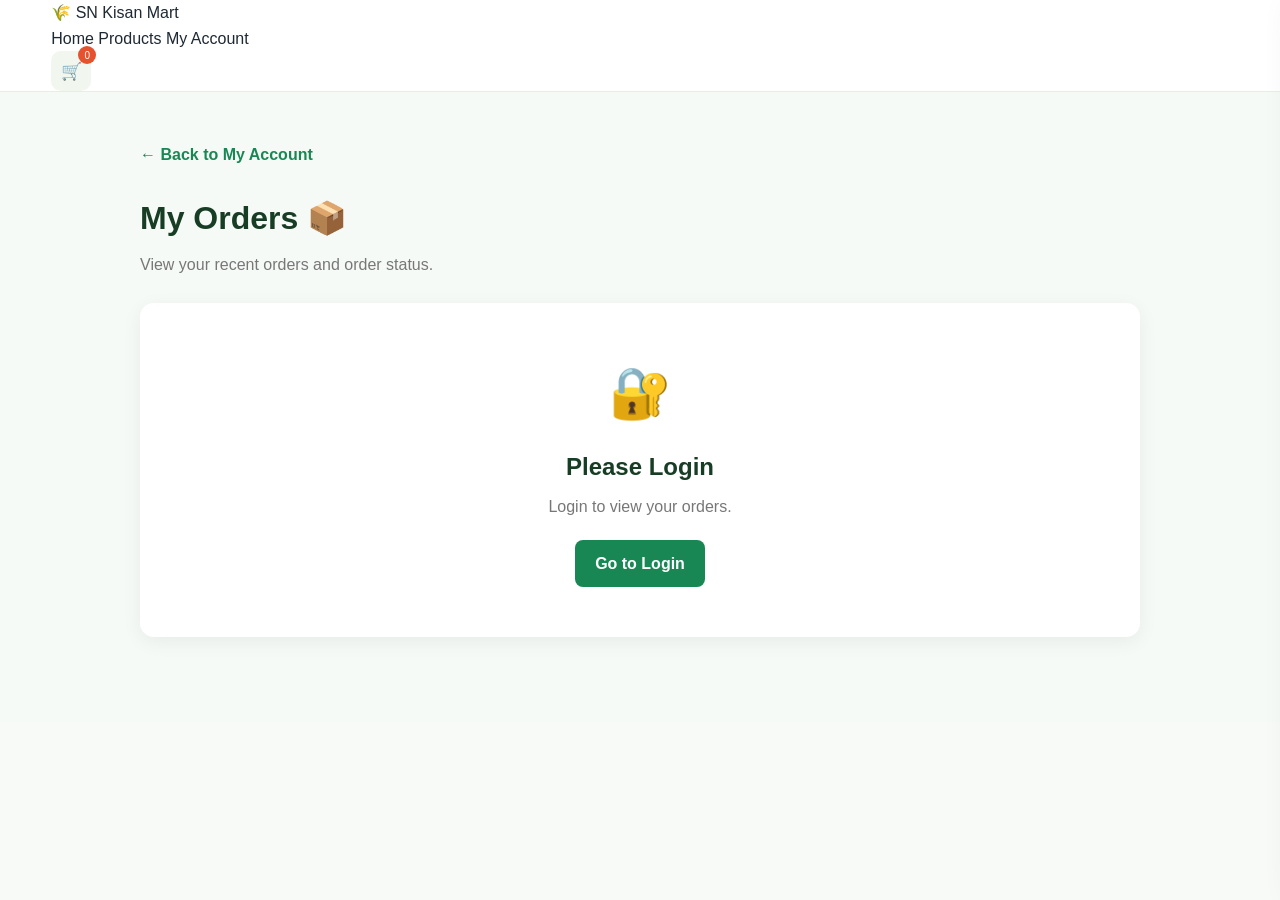
<file: orders.html>
<!DOCTYPE html>
<html lang="en">

<head>
    <meta charset="UTF-8">
    <meta name="viewport" content="width=device-width, initial-scale=1.0">

    <title>My Orders - SN Kisan Mart</title>

    <link rel="stylesheet" href="css/style.css">

    <style>
        .orders-page {
            min-height: 70vh;
            padding: 50px 20px;
            background: #f6faf6;
        }

        .orders-container {
            max-width: 1000px;
            margin: auto;
        }

        .orders-title {
            margin-bottom: 25px;
        }

        .orders-title h1 {
            color: #173d25;
            margin-bottom: 8px;
        }

        .orders-title p {
            color: #777;
        }

        .order-card {
            background: #fff;
            border-radius: 14px;
            padding: 22px;
            margin-bottom: 20px;
            box-shadow: 0 5px 20px rgba(0,0,0,.06);
        }

        .order-top {
            display: flex;
            justify-content: space-between;
            gap: 15px;
            margin-bottom: 18px;
            padding-bottom: 15px;
            border-bottom: 1px solid #e8eee8;
        }

        .order-id {
            font-weight: 700;
            color: #173d25;
        }

        .order-date {
            color: #777;
            font-size: 13px;
            margin-top: 5px;
        }

        .order-status {
            color: #198754;
            font-weight: 700;
        }

        .order-item {
            display: flex;
            justify-content: space-between;
            gap: 15px;
            padding: 10px 0;
        }

        .item-name {
            font-weight: 600;
        }

        .item-qty {
            color: #777;
            font-size: 13px;
        }

        .order-bottom {
            display: flex;
            justify-content: space-between;
            align-items: center;
            margin-top: 15px;
            padding-top: 15px;
            border-top: 1px solid #e8eee8;
        }

        .order-total {
            font-size: 18px;
            font-weight: 700;
            color: #176b35;
        }

        .back-btn {
            display: inline-block;
            margin-bottom: 25px;
            text-decoration: none;
            color: #198754;
            font-weight: 600;
        }

        .empty-orders {
            background: #fff;
            text-align: center;
            padding: 50px 20px;
            border-radius: 14px;
            box-shadow: 0 5px 20px rgba(0,0,0,.06);
        }

        .empty-orders-icon {
            font-size: 50px;
            margin-bottom: 15px;
        }

        .empty-orders h2 {
            color: #173d25;
            margin-bottom: 8px;
        }

        .empty-orders p {
            color: #777;
            margin-bottom: 20px;
        }

        .shop-btn {
            display: inline-block;
            background: #198754;
            color: white;
            padding: 11px 20px;
            border-radius: 8px;
            text-decoration: none;
            font-weight: 600;
        }

        @media (max-width: 600px) {

            .orders-page {
                padding: 30px 15px;
            }

            .order-top,
            .order-bottom {
                flex-direction: column;
                align-items: flex-start;
            }

            .order-item {
                flex-direction: column;
                gap: 4px;
            }
        }
    </style>
</head>

<body>

    <!-- HEADER -->

    <header class="header">

        <div class="container">

            <a href="index.html" class="logo">
                🌾 SN Kisan Mart
            </a>

            <nav>
                <a href="index.html">Home</a>
                <a href="products.html">Products</a>
                <a href="account.html">My Account</a>
            </nav>

            <div class="header-actions">

                <button
                    class="icon-btn"
                    onclick="openCart()"
                    type="button"
                    title="Cart"
                >
                    🛒
                    <span
                        class="badge"
                        id="cartCount"
                    >
                        0
                    </span>
                </button>

            </div>

        </div>

    </header>


    <!-- ORDERS -->

    <main class="orders-page">

        <div class="orders-container">

            <a
                href="account.html"
                class="back-btn"
            >
                ← Back to My Account
            </a>


            <div class="orders-title">

                <h1>
                    My Orders 📦
                </h1>

                <p>
                    View your recent orders and order status.
                </p>

            </div>


            <div id="ordersContainer"></div>

        </div>

    </main>


    <!-- CART SIDEBAR -->

    <aside
        class="cart-sidebar"
        id="cartSidebar"
    >

        <div class="cart-header">

            <h3>Your Cart</h3>

            <button
                id="closeCart"
                type="button"
            >
                ✕
            </button>

        </div>

        <div
            class="cart-items"
            id="cartItems"
        ></div>

        <div class="cart-footer">

            <div>
                Total:
                <strong id="cartTotal">
                    ₹0
                </strong>
            </div>

            <button
                class="checkout-btn"
                onclick="checkout()"
                type="button"
            >
                Proceed to Checkout
            </button>

        </div>

    </aside>


    <div
        class="overlay"
        id="overlay"
    ></div>


    <!-- TOAST -->

    <div
        class="toast"
        id="toast"
    >
        Done!
    </div>


    <script src="js/script.js"></script>


    <script>

        document.addEventListener(
            "DOMContentLoaded",
            function () {

                const ordersContainer =
                    document.getElementById(
                        "ordersContainer"
                    );


                /*
                 * Current user
                 */

                const currentUser =
                    JSON.parse(
                        localStorage.getItem(
                            "snKisanCurrentUser"
                        )
                    );


                /*
                 * Login check
                 */

                if (!currentUser) {

                    ordersContainer.innerHTML = `
                        <div class="empty-orders">

                            <div class="empty-orders-icon">
                                🔐
                            </div>

                            <h2>
                                Please Login
                            </h2>

                            <p>
                                Login to view your orders.
                            </p>

                            <a
                                href="index.html"
                                class="shop-btn"
                            >
                                Go to Login
                            </a>

                        </div>
                    `;

                    return;
                }


                /*
                 * Get orders
                 */

                const allOrders =
                    JSON.parse(
                        localStorage.getItem(
                            "snKisanOrders"
                        )
                    ) || [];


                /*
                 * Only current user's orders
                 */

                const userOrders =
                    allOrders.filter(
                        order =>
                            order.userId ===
                            currentUser.id
                    );


                /*
                 * No orders
                 */

                if (userOrders.length === 0) {

                    ordersContainer.innerHTML = `
                        <div class="empty-orders">

                            <div class="empty-orders-icon">
                                📦
                            </div>

                            <h2>
                                No Orders Yet
                            </h2>

                            <p>
                                You haven't placed any orders yet.
                            </p>

                            <a
                                href="products.html"
                                class="shop-btn"
                            >
                                Start Shopping
                            </a>

                        </div>
                    `;

                    return;
                }


                /*
                 * Display orders
                 */

                ordersContainer.innerHTML =
                    userOrders
                        .slice()
                        .reverse()
                        .map(order => {

                            const itemsHTML =
                                order.items
                                    .map(item => {

                                        const itemTotal =
                                            Number(item.price) *
                                            Number(item.quantity);

                                        return `
                                            <div class="order-item">

                                                <div>

                                                    <div class="item-name">
                                                        ${item.name}
                                                    </div>

                                                    <div class="item-qty">
                                                        ₹${item.price}
                                                        ×
                                                        ${item.quantity}
                                                    </div>

                                                </div>

                                                <strong>
                                                    ₹${itemTotal}
                                                </strong>

                                            </div>
                                        `;

                                    })
                                    .join("");


                            return `
                                <div class="order-card">

                                    <div class="order-top">

                                        <div>

                                            <div class="order-id">
                                                Order #${order.id}
                                            </div>

                                            <div class="order-date">
                                                ${order.date}
                                            </div>

                                        </div>

                                        <div class="order-status">
                                            ${order.status || "Confirmed"}
                                        </div>

                                    </div>


                                    ${itemsHTML}


                                    <div class="order-bottom">

                                        <span>
                                            Payment:
                                            ${order.paymentMethod || "COD"}
                                        </span>

                                        <span class="order-total">
                                            Total:
                                            ₹${order.total}
                                        </span>

                                    </div>

                                </div>
                            `;

                        })
                        .join("");

            }
        );

    </script>

</body>

</html>
</file>
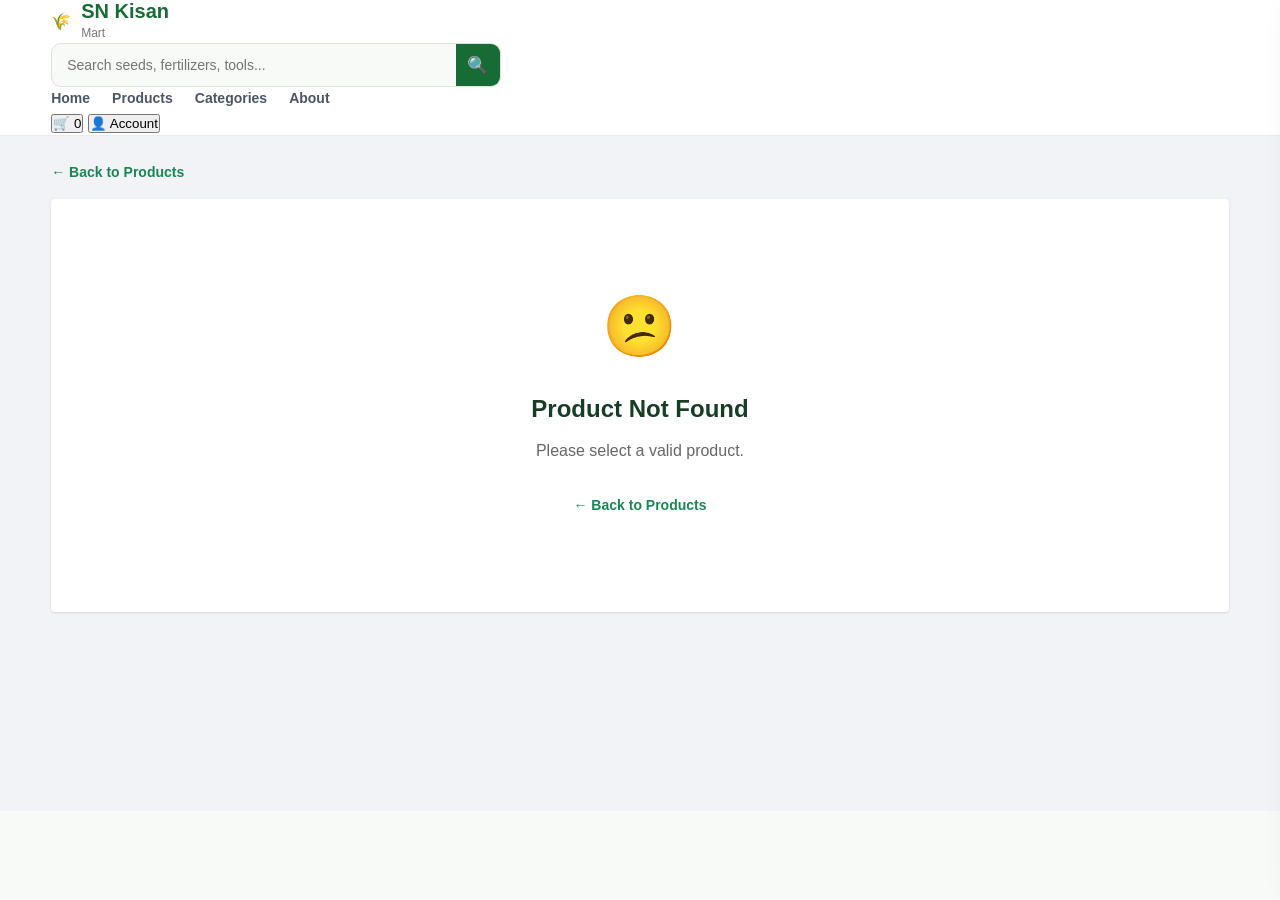
<file: product-details.html>
<!DOCTYPE html>
<html lang="en">

<head>
    <meta charset="UTF-8">
    <meta name="viewport" content="width=device-width, initial-scale=1.0">

    <title>Product Details | SN Kisan Mart</title>

    <link rel="stylesheet" href="css/style.css">

    <style>

        /* =========================
           PAGE
        ========================== */

        .product-details-page {
            background: #f1f3f6;
            min-height: 75vh;
            padding: 20px 4%;
        }

        .details-wrapper {
            max-width: 1250px;
            margin: auto;
        }

        .back-products {
            display: inline-block;
            margin: 5px 0 15px;
            color: #198754;
            font-weight: 600;
            text-decoration: none;
            font-size: 14px;
        }

        .back-products:hover {
            text-decoration: underline;
        }


        /* =========================
           PRODUCT CARD
        ========================== */

        .product-details-container {
            background: #fff;
            display: grid;
            grid-template-columns: 48% 52%;
            gap: 0;
            border-radius: 4px;
            overflow: hidden;
            box-shadow: 0 1px 3px rgba(0,0,0,0.12);
        }


        /* =========================
           LEFT IMAGE SECTION
        ========================== */

        .details-left {
            padding: 25px;
            border-right: 1px solid #eee;
        }

        .details-image {
            min-height: 470px;
            background: #f7faf7;
            border: 1px solid #eee;
            display: flex;
            align-items: center;
            justify-content: center;
            border-radius: 4px;
            font-size: 150px;
            position: relative;
        }

        .image-badge {
            position: absolute;
            top: 15px;
            left: 15px;
            background: #198754;
            color: white;
            padding: 6px 12px;
            border-radius: 3px;
            font-size: 12px;
            font-weight: 700;
        }


        /* =========================
           RIGHT PRODUCT INFO
        ========================== */

        .details-info {
            padding: 30px 35px;
        }

        .details-category {
            color: #198754;
            font-size: 14px;
            font-weight: 700;
            text-transform: uppercase;
            margin-bottom: 10px;
        }

        .details-info h1 {
            color: #212121;
            font-size: 27px;
            line-height: 1.35;
            margin: 0 0 12px;
            font-weight: 600;
        }

        .product-rating {
            display: inline-flex;
            align-items: center;
            gap: 7px;
            margin-bottom: 18px;
        }

        .rating-box {
            background: #198754;
            color: white;
            padding: 5px 9px;
            border-radius: 3px;
            font-size: 13px;
            font-weight: 700;
        }

        .rating-text {
            color: #777;
            font-size: 13px;
        }

        .details-description {
            color: #555;
            font-size: 15px;
            line-height: 1.7;
            padding-bottom: 20px;
            border-bottom: 1px solid #eee;
        }


        /* =========================
           PRICE
        ========================== */

        .price-section {
            padding: 20px 0;
        }

        .details-price {
            font-size: 32px;
            font-weight: 700;
            color: #212121;
            margin-bottom: 5px;
        }

        .price-note {
            color: #198754;
            font-size: 13px;
            font-weight: 600;
        }


        /* =========================
           DELIVERY
        ========================== */

        .delivery-box {
            border-top: 1px solid #eee;
            border-bottom: 1px solid #eee;
            padding: 18px 0;
            margin-bottom: 20px;
        }

        .delivery-title {
            font-size: 15px;
            font-weight: 700;
            color: #333;
            margin-bottom: 12px;
        }

        .delivery-item {
            display: flex;
            align-items: center;
            gap: 10px;
            color: #555;
            font-size: 14px;
            margin: 10px 0;
        }

        .delivery-icon {
            width: 28px;
            text-align: center;
            font-size: 18px;
        }


        /* =========================
           QUANTITY
        ========================== */

        .quantity-section {
            display: flex;
            align-items: center;
            gap: 15px;
            margin-bottom: 20px;
        }

        .quantity-label {
            font-weight: 600;
            color: #333;
            font-size: 14px;
        }

        .quantity-box {
            display: flex;
            align-items: center;
            border: 1px solid #ccc;
            border-radius: 3px;
            overflow: hidden;
        }

        .quantity-box button {
            width: 38px;
            height: 36px;
            border: none;
            background: #f5f5f5;
            font-size: 20px;
            cursor: pointer;
            font-weight: 600;
        }

        .quantity-box button:hover {
            background: #e8f5e9;
        }

        .quantity-box span {
            width: 42px;
            text-align: center;
            font-size: 15px;
            font-weight: 700;
        }


        /* =========================
           ACTION BUTTONS
        ========================== */

        .product-actions {
            display: grid;
            grid-template-columns: 1fr 1fr;
            gap: 12px;
        }

        .details-add-btn,
        .buy-now-btn {
            border: none;
            padding: 15px;
            border-radius: 3px;
            font-size: 16px;
            font-weight: 700;
            cursor: pointer;
            transition: 0.2s;
        }

        .details-add-btn {
            background: #ff9f00;
            color: white;
        }

        .details-add-btn:hover {
            background: #fb8c00;
        }

        .buy-now-btn {
            background: #198754;
            color: white;
        }

        .buy-now-btn:hover {
            background: #146c43;
        }


        /* =========================
           TRUST
        ========================== */

        .trust-row {
            display: grid;
            grid-template-columns: repeat(3, 1fr);
            gap: 10px;
            margin-top: 25px;
        }

        .trust-item {
            text-align: center;
            padding: 12px 5px;
            background: #f8f9f8;
            border-radius: 4px;
            font-size: 12px;
            color: #555;
        }

        .trust-item strong {
            display: block;
            color: #198754;
            font-size: 20px;
            margin-bottom: 5px;
        }


        /* =========================
           NOT FOUND
        ========================== */

        .details-not-found {
            grid-column: 1 / -1;
            text-align: center;
            padding: 80px 20px;
        }

        .details-not-found-icon {
            font-size: 60px;
            margin-bottom: 15px;
        }

        .details-not-found h2 {
            color: #173d25;
            margin-bottom: 10px;
        }

        .details-not-found p {
            color: #666;
        }


        /* =========================
           MOBILE
        ========================== */

        @media (max-width: 800px) {

            .product-details-page {
                padding: 12px 3%;
            }

            .product-details-container {
                grid-template-columns: 1fr;
            }

            .details-left {
                padding: 12px;
                border-right: none;
            }

            .details-image {
                min-height: 300px;
                font-size: 100px;
            }

            .details-info {
                padding: 20px 16px 25px;
            }

            .details-info h1 {
                font-size: 22px;
            }

            .details-price {
                font-size: 28px;
            }

            .product-actions {
                grid-template-columns: 1fr 1fr;
            }

            .trust-row {
                grid-template-columns: repeat(3, 1fr);
            }

        }


        @media (max-width: 450px) {

            .details-image {
                min-height: 260px;
                font-size: 85px;
            }

            .product-actions {
                grid-template-columns: 1fr;
            }

            .details-add-btn,
            .buy-now-btn {
                padding: 14px;
            }

            .trust-item {
                font-size: 10px;
            }

        }

    </style>

</head>


<body>


<!-- =========================
     HEADER
========================== -->

<header class="header">

    <div class="container header-inner">

        <a href="index.html" class="logo">
            <span>🌾</span>
            <span>
                <strong>SN Kisan</strong>
                <small>Mart</small>
            </span>
        </a>


        <div class="search-box">

            <input
                type="text"
                id="productSearch"
                placeholder="Search seeds, fertilizers, tools..."
                autocomplete="off"
            >

            <button
                type="button"
                onclick="goToProductsSearch()"
            >
                🔍
            </button>

        </div>


        <nav class="nav">

            <a href="index.html">
                Home
            </a>

            <a href="products.html">
                Products
            </a>

            <a href="index.html#categories">
                Categories
            </a>

            <a href="index.html#about">
                About
            </a>

        </nav>


        <div class="header-actions">

            <button
                type="button"
                onclick="openCart()"
                title="Shopping Cart"
            >
                🛒
                <span id="cartCount">0</span>
            </button>


            <button
                type="button"
                onclick="openLoginModal()"
                title="My Account"
            >
                👤
                <span class="account-text">
                    Account
                </span>
            </button>

        </div>

    </div>

</header>



<!-- =========================
     PRODUCT DETAILS
========================== -->

<main class="product-details-page">

    <div class="details-wrapper">

        <a
            href="products.html"
            class="back-products"
        >
            ← Back to Products
        </a>


        <div
            class="product-details-container"
            id="productDetails"
        >

            <!-- Product loaded by JavaScript -->

        </div>

    </div>

</main>



<!-- =========================
     CART SIDEBAR
========================== -->

<div
    id="cartOverlay"
    class="cart-overlay"
></div>


<aside
    id="cartSidebar"
    class="cart-sidebar"
>

    <div class="cart-header">

        <h2>
            Your Cart
        </h2>

        <button
            type="button"
            onclick="closeCart()"
        >
            ✕
        </button>

    </div>


    <div id="cartItems"></div>


    <div class="cart-footer">

        <div class="cart-total">

            <strong>
                Total:
            </strong>

            <strong id="cartTotal">
                ₹0
            </strong>

        </div>


        <button
            type="button"
            onclick="checkout()"
            class="btn btn-primary"
        >
            Proceed to Checkout
        </button>

    </div>

</aside>



<!-- =========================
     LOGIN MODAL
========================== -->

<div
    id="loginModal"
    class="modal"
>

    <div class="modal-content">

        <button
            type="button"
            class="modal-close"
            onclick="closeLoginModal()"
        >
            ✕
        </button>


        <h2>
            Login
        </h2>


        <form id="loginForm">

            <input
                type="email"
                id="loginEmail"
                placeholder="Email address"
                required
            >


            <input
                type="password"
                id="loginPassword"
                placeholder="Password"
                required
            >


            <button
                type="submit"
                class="btn btn-primary"
            >
                Login
            </button>

        </form>

    </div>

</div>



<!-- =========================
     TOAST
========================== -->

<div
    id="toast"
    class="toast"
></div>



<!-- =========================
     JAVASCRIPT
========================== -->

<script src="js/script.js"></script>
<script src="js/products.js"></script>


<script>

    let selectedQuantity = 1;


    /* =========================
       GET PRODUCT ID
    ========================== */

    function getProductId() {

        const params =
            new URLSearchParams(
                window.location.search
            );

        return Number(
            params.get("id")
        );
    }


    /* =========================
       LOAD PRODUCT
    ========================== */

    function loadProductDetails() {

        const productId =
            getProductId();


        const product =
            products.find(
                item =>
                    item.id === productId
            );


        const container =
            document.getElementById(
                "productDetails"
            );


        if (!container) {
            return;
        }


        if (!product) {

            container.innerHTML = `

                <div class="details-not-found">

                    <div class="details-not-found-icon">
                        😕
                    </div>

                    <h2>
                        Product Not Found
                    </h2>

                    <p>
                        Please select a valid product.
                    </p>

                    <br>

                    <a
                        href="products.html"
                        class="back-products"
                    >
                        ← Back to Products
                    </a>

                </div>

            `;

            return;
        }


        selectedQuantity = 1;


        container.innerHTML = `

            <!-- LEFT -->

            <div class="details-left">

                <div class="details-image">

                    <span class="image-badge">
                        ✓ Genuine Product
                    </span>

                    ${product.icon}

                </div>

            </div>


            <!-- RIGHT -->

            <div class="details-info">

                <div class="details-category">
                    ${product.category}
                </div>


                <h1>
                    ${product.name}
                </h1>


                <div class="product-rating">

                    <span class="rating-box">
                        ★ 4.5
                    </span>

                    <span class="rating-text">
                        120+ Ratings & Reviews
                    </span>

                </div>


                <p class="details-description">
                    ${product.description}
                </p>


                <div class="price-section">

                    <div class="details-price">
                        ₹${product.price}
                    </div>

                    <div class="price-note">
                        ✓ Best price available
                    </div>

                </div>


                <!-- DELIVERY -->

                <div class="delivery-box">

                    <div class="delivery-title">
                        🚚 Delivery & Offers
                    </div>


                    <div class="delivery-item">

                        <span class="delivery-icon">
                            🚚
                        </span>

                        <span>
                            Fast delivery available
                        </span>

                    </div>


                    <div class="delivery-item">

                        <span class="delivery-icon">
                            💵
                        </span>

                        <span>
                            Cash on Delivery available
                        </span>

                    </div>


                    <div class="delivery-item">

                        <span class="delivery-icon">
                            🔒
                        </span>

                        <span>
                            Secure & trusted shopping
                        </span>

                    </div>

                </div>


                <!-- QUANTITY -->

                <div class="quantity-section">

                    <span class="quantity-label">
                        Quantity:
                    </span>


                    <div class="quantity-box">

                        <button
                            type="button"
                            onclick="decreaseQuantity()"
                        >
                            −
                        </button>


                        <span id="quantity">
                            1
                        </span>


                        <button
                            type="button"
                            onclick="increaseQuantity()"
                        >
                            +
                        </button>

                    </div>

                </div>


                <!-- ACTIONS -->

                <div class="product-actions">

                    <button
                        type="button"
                        class="details-add-btn"
                        onclick="addProductToCart()"
                    >
                        🛒 ADD TO CART
                    </button>


                    <button
                        type="button"
                        class="buy-now-btn"
                        onclick="buyNow()"
                    >
                        ⚡ BUY NOW
                    </button>

                </div>


                <!-- TRUST -->

                <div class="trust-row">

                    <div class="trust-item">

                        <strong>
                            🚚
                        </strong>

                        Fast Delivery

                    </div>


                    <div class="trust-item">

                        <strong>
                            🔒
                        </strong>

                        Secure Payment

                    </div>


                    <div class="trust-item">

                        <strong>
                            ✓
                        </strong>

                        Quality Product

                    </div>

                </div>

            </div>

        `;
    }



    /* =========================
       QUANTITY +
    ========================== */

    function increaseQuantity() {

        selectedQuantity++;

        updateQuantityDisplay();

    }



    /* =========================
       QUANTITY -
    ========================== */

    function decreaseQuantity() {

        if (selectedQuantity <= 1) {
            return;
        }

        selectedQuantity--;

        updateQuantityDisplay();

    }



    /* =========================
       UPDATE QUANTITY
    ========================== */

    function updateQuantityDisplay() {

        const quantity =
            document.getElementById(
                "quantity"
            );


        if (quantity) {

            quantity.textContent =
                selectedQuantity;

        }

    }



    /* =========================
       ADD TO CART
    ========================== */

    function addProductToCart() {

        const productId =
            getProductId();


        const product =
            products.find(
                item =>
                    item.id === productId
            );


        if (!product) {

            showToast(
                "Product not found"
            );

            return;
        }


        addToCart(
            product.name,
            product.price,
            selectedQuantity
        );


        selectedQuantity = 1;

        updateQuantityDisplay();

    }



    /* =========================
       BUY NOW
    ========================== */

    function buyNow() {

        const productId =
            getProductId();


        const product =
            products.find(
                item =>
                    item.id === productId
            );


        if (!product) {

            showToast(
                "Product not found"
            );

            return;
        }


        addToCart(
            product.name,
            product.price,
            selectedQuantity
        );


        window.location.href =
            "checkout.html";

    }



    /* =========================
       SEARCH
    ========================== */

    function goToProductsSearch() {

        const input =
            document.getElementById(
                "productSearch"
            );


        if (!input) {

            window.location.href =
                "products.html";

            return;
        }


        const searchValue =
            input.value.trim();


        if (!searchValue) {

            window.location.href =
                "products.html";

            return;
        }


        window.location.href =
            "products.html?search=" +
            encodeURIComponent(
                searchValue
            );

    }



    /* =========================
       PAGE LOAD
    ========================== */

    document.addEventListener(
        "DOMContentLoaded",
        function () {

            loadProductDetails();


            const searchInput =
                document.getElementById(
                    "productSearch"
                );


            if (searchInput) {

                searchInput.addEventListener(
                    "keydown",
                    function (event) {

                        if (
                            event.key === "Enter"
                        ) {

                            event.preventDefault();

                            goToProductsSearch();

                        }

                    }
                );

            }

        }
    );

</script>


</body>
</html>
</file>
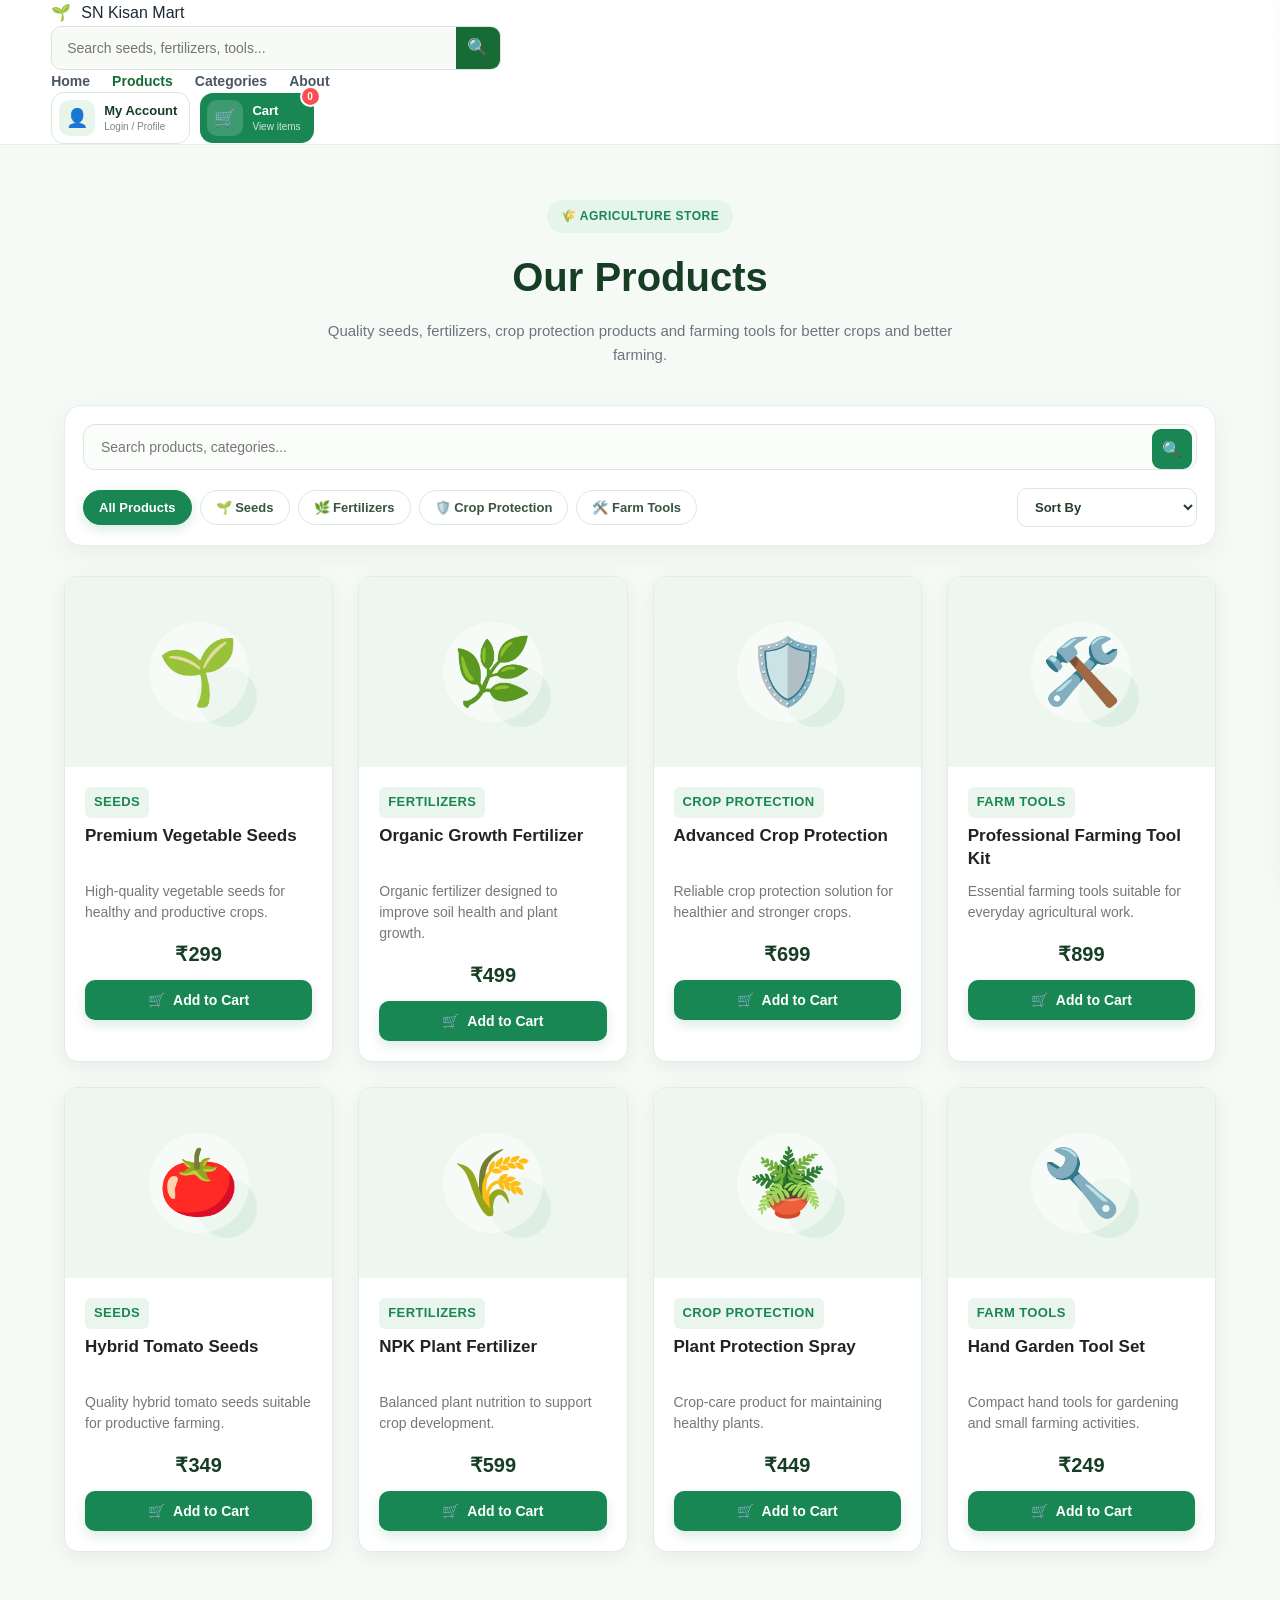
<file: products.html>
<!DOCTYPE html>
<html lang="en">

<head>
    <meta charset="UTF-8">
    <meta name="viewport" content="width=device-width, initial-scale=1.0">

    <title>Products | SN Kisan Mart</title>

    <link rel="stylesheet" href="css/style.css">

    <style>

        /* =========================================
           PRODUCTS PAGE
        ========================================= */

        .products-page {
            padding: 55px 5% 70px;
            background: #f6faf7;
            min-height: 75vh;
        }


        /* =========================================
           PAGE HEADER
        ========================================= */

        .products-header {
            text-align: center;
            margin-bottom: 38px;
        }

        .products-header .small-title {
            display: inline-block;

            padding: 7px 14px;
            margin-bottom: 12px;

            background: #e5f5e9;
            color: #198754;

            border-radius: 30px;

            font-size: 12px;
            font-weight: 800;
            letter-spacing: .5px;
            text-transform: uppercase;
        }

        .products-header h1 {
            margin: 0 0 10px;

            color: #173d25;

            font-size: 40px;
            font-weight: 800;
        }

        .products-header p {
            max-width: 650px;
            margin: auto;

            color: #6c757d;

            font-size: 15px;
            line-height: 1.6;
        }


        /* =========================================
           SEARCH + FILTER AREA
        ========================================= */

        .product-toolbar {
            max-width: 1200px;
            margin: 0 auto 30px;

            background: #ffffff;

            padding: 18px;

            border: 1px solid #e5eee7;
            border-radius: 18px;

            box-shadow: 0 8px 25px rgba(20, 70, 35, .06);
        }


        .product-search-row {
            display: flex;
            gap: 12px;

            margin-bottom: 18px;
        }


        .product-search {
            flex: 1;

            position: relative;
        }


        .product-search input {
            width: 100%;

            box-sizing: border-box;

            padding: 14px 50px 14px 17px;

            border: 1px solid #dbe7de;
            border-radius: 12px;

            outline: none;

            font-size: 14px;

            background: #fbfdfb;

            transition: .25s;
        }


        .product-search input:focus {
            border-color: #198754;

            background: #ffffff;

            box-shadow:
                0 0 0 4px rgba(25, 135, 84, .08);
        }


        .product-search button {
            position: absolute;

            right: 5px;
            top: 5px;

            width: 40px;
            height: 40px;

            border: none;
            border-radius: 9px;

            background: #198754;
            color: #ffffff;

            cursor: pointer;

            font-size: 16px;

            transition: .2s;
        }


        .product-search button:hover {
            background: #157347;
        }


        /* =========================================
           FILTER ROW
        ========================================= */

        .product-controls {
            display: flex;

            align-items: center;
            justify-content: space-between;

            gap: 15px;

            flex-wrap: wrap;
        }


        .category-filter {
            display: flex;

            gap: 8px;

            flex-wrap: wrap;
        }


        .category-filter button {
            border: 1px solid #dce8df;

            background: #ffffff;

            color: #385441;

            padding: 9px 15px;

            border-radius: 30px;

            cursor: pointer;

            font-size: 13px;
            font-weight: 700;

            transition: .25s;
        }


        .category-filter button:hover {
            border-color: #198754;
            color: #198754;
        }


        .category-filter button.active {
            background: #198754;
            color: #ffffff;
            border-color: #198754;

            box-shadow:
                0 4px 12px rgba(25, 135, 84, .18);
        }


        /* =========================================
           SORT
        ========================================= */

        .sort-select {
            min-width: 180px;

            padding: 10px 13px;

            background: #ffffff;

            border: 1px solid #dce8df;
            border-radius: 10px;

            color: #263c2d;

            outline: none;

            font-size: 13px;
            font-weight: 600;

            cursor: pointer;
        }


        .sort-select:focus {
            border-color: #198754;
        }


        /* =========================================
           PRODUCTS GRID
        ========================================= */

        .products-grid {
            max-width: 1200px;
            margin: auto;

            display: grid;

            grid-template-columns:
                repeat(4, minmax(0, 1fr));

            gap: 22px;
        }


        /* =========================================
           PRODUCT CARD
        ========================================= */

        .product-card {
            position: relative;

            background: #ffffff;

            border: 1px solid #e8eee9;

            border-radius: 18px;

            overflow: hidden;

            box-shadow:
                0 6px 20px rgba(20, 70, 35, .06);

            cursor: pointer;

            transition:
                transform .25s ease,
                box-shadow .25s ease,
                border-color .25s ease;
        }


        .product-card:hover {
            transform: translateY(-6px);

            border-color: #d1e5d6;

            box-shadow:
                0 14px 30px rgba(20, 70, 35, .12);
        }


        /* =========================================
           PRODUCT IMAGE
        ========================================= */

        .product-image {
            height: 185px;

            display: flex;
            align-items: center;
            justify-content: center;

            position: relative;

            background:
                linear-gradient(
                    135deg,
                    #edf8ef,
                    #f8fcf8
                );

            font-size: 70px;
        }


        .product-image::after {
            content: "";

            position: absolute;

            width: 100px;
            height: 100px;

            border-radius: 50%;

            background: rgba(255,255,255,.45);
        }


        .product-image {
            isolation: isolate;
        }


        .product-image::before {
            content: "";

            position: absolute;

            width: 60px;
            height: 60px;

            border-radius: 50%;

            background: rgba(25,135,84,.08);

            transform: translate(28px, 25px);
        }


        .product-image {
            z-index: 1;
        }


        .product-image::after,
        .product-image::before {
            z-index: -1;
        }


        /* =========================================
           PRODUCT INFO
        ========================================= */

        .product-info {
            padding: 18px;
        }


        .product-category {
            display: inline-block;

            margin-bottom: 8px;

            padding: 5px 9px;

            background: #eaf6ed;

            color: #198754;

            border-radius: 6px;

            font-size: 10px;

            font-weight: 800;

            text-transform: uppercase;

            letter-spacing: .4px;
        }


        .product-info h3 {
            margin: 0 0 8px;

            color: #1d2f23;

            font-size: 17px;
            line-height: 1.35;

            min-height: 46px;
        }


        .product-description {
            color: #737b75;

            font-size: 13px;
            line-height: 1.5;

            margin: 0 0 16px;

            min-height: 40px;
        }


        /* =========================================
           PRICE + CART
        ========================================= */

        .product-bottom {
            display: flex;

            flex-direction: column;

            gap: 11px;
        }


        .product-price {
            color: #173d25;

            font-size: 22px;
            font-weight: 800;
        }


        /* IMPORTANT:
           Only Products page Add to Cart
        */

        .product-card .add-cart-btn {
            width: 100%;

            display: flex;
            align-items: center;
            justify-content: center;

            gap: 8px;

            padding: 12px 15px;

            border: none;
            border-radius: 10px;

            background: #198754;
            color: #ffffff;

            font-size: 14px;
            font-weight: 800;

            cursor: pointer;

            transition: .25s;

            box-shadow:
                0 5px 12px rgba(25, 135, 84, .16);
        }


        .product-card .add-cart-btn::before {
            content: "🛒";
        }


        .product-card .add-cart-btn:hover {
            background: #157347;

            transform: translateY(-2px);

            box-shadow:
                0 8px 18px rgba(25, 135, 84, .25);
        }


        .product-card .add-cart-btn:active {
            transform: scale(.97);
        }


        /* =========================================
           MODERN HEADER ACCOUNT + CART
        ========================================= */

        .header-actions {
            display: flex;
            align-items: center;
            gap: 10px;
        }


        .products-account-btn {
            display: flex;
            align-items: center;
            gap: 9px;

            padding: 7px 12px 7px 7px;

            border: 1px solid #dce8df;
            border-radius: 13px;

            background: #ffffff;

            color: #173d25;

            text-decoration: none;

            cursor: pointer;

            transition: .25s;
        }


        .products-account-avatar {
            width: 36px;
            height: 36px;

            display: flex;
            align-items: center;
            justify-content: center;

            border-radius: 10px;

            background: #e8f5eb;

            font-size: 18px;
        }


        .products-account-text {
            display: flex;
            flex-direction: column;

            align-items: flex-start;

            line-height: 1.2;
        }


        .products-account-text strong {
            font-size: 13px;
        }


        .products-account-text small {
            margin-top: 3px;

            color: #7b857d;

            font-size: 10px;
        }


        .products-account-btn:hover {
            border-color: #198754;

            transform: translateY(-2px);

            box-shadow:
                0 7px 18px rgba(25,135,84,.10);
        }


        /* CART */

        .products-cart-btn {
            position: relative;

            display: flex;
            align-items: center;
            gap: 9px;

            padding: 7px 13px 7px 7px;

            border: none;
            border-radius: 13px;

            background: #198754;
            color: #ffffff;

            cursor: pointer;

            transition: .25s;
        }


        .products-cart-icon {
            width: 36px;
            height: 36px;

            display: flex;
            align-items: center;
            justify-content: center;

            border-radius: 10px;

            background: rgba(255,255,255,.16);

            font-size: 18px;
        }


        .products-cart-text {
            display: flex;
            flex-direction: column;

            align-items: flex-start;

            line-height: 1.2;
        }


        .products-cart-text strong {
            font-size: 13px;
        }


        .products-cart-text small {
            margin-top: 3px;

            font-size: 10px;

            opacity: .8;
        }


        .products-cart-btn:hover {
            background: #157347;

            transform: translateY(-2px);

            box-shadow:
                0 8px 18px rgba(25,135,84,.22);
        }


        .products-cart-count {
            position: absolute;

            top: -7px;
            right: -7px;

            min-width: 21px;
            height: 21px;

            padding: 0 5px;

            display: flex;
            align-items: center;
            justify-content: center;

            background: #ff4d4f;
            color: #ffffff;

            border: 2px solid #ffffff;

            border-radius: 50%;

            font-size: 10px;
            font-weight: 800;
        }


        /* =========================================
           TABLET
        ========================================= */

        @media (max-width: 1100px) {

            .products-grid {
                grid-template-columns:
                    repeat(3, minmax(0, 1fr));
            }

        }


        /* =========================================
           MOBILE
        ========================================= */

        @media (max-width: 750px) {

            .products-page {
                padding: 38px 4% 55px;
            }


            .products-header {
                margin-bottom: 25px;
            }


            .products-header h1 {
                font-size: 30px;
            }


            .products-header p {
                font-size: 13px;
            }


            .product-toolbar {
                padding: 13px;

                border-radius: 15px;
            }


            .product-search-row {
                margin-bottom: 13px;
            }


            .product-controls {
                align-items: stretch;
            }


            .category-filter {
                width: 100%;
            }


            .category-filter button {
                padding: 8px 12px;

                font-size: 11px;
            }


            .sort-select {
                width: 100%;
            }


            .products-grid {
                grid-template-columns: repeat(2, minmax(0, 1fr));

                gap: 13px;
            }


            .product-image {
                height: 135px;

                font-size: 50px;
            }


            .product-info {
                padding: 13px;
            }


            .product-info h3 {
                font-size: 14px;

                min-height: 38px;
            }


            .product-description {
                font-size: 11px;

                min-height: 48px;
            }


            .product-price {
                font-size: 18px;
            }


            .product-card .add-cart-btn {
                padding: 10px 8px;

                font-size: 12px;
            }


            .products-account-text,
            .products-cart-text {
                display: none;
            }


            .products-account-btn,
            .products-cart-btn {
                padding: 6px;

                border-radius: 11px;
            }


            .products-account-avatar,
            .products-cart-icon {
                width: 36px;
                height: 36px;
            }

        }


        /* =========================================
           SMALL MOBILE
        ========================================= */

        @media (max-width: 450px) {

            .products-grid {
                grid-template-columns: 1fr;
            }


            .product-image {
                height: 165px;

                font-size: 60px;
            }


            .product-info h3 {
                font-size: 16px;

                min-height: auto;
            }


            .product-description {
                font-size: 13px;

                min-height: auto;
            }


            .product-bottom {
                flex-direction: row;

                align-items: center;
            }


            .product-card .add-cart-btn {
                width: auto;

                min-width: 125px;
            }

        }

    </style>

</head>


<body>


<!-- =========================================
     HEADER
========================================= -->

<header class="header">

    <div class="container header-inner">


        <!-- LOGO -->

        <a href="index.html" class="logo">

            <span>🌱</span>

            SN Kisan Mart

        </a>


        <!-- SEARCH -->

        <div class="search-box">

            <input
                type="search"
                id="productSearch"
                placeholder="Search seeds, fertilizers, tools..."
                autocomplete="off"
            >

            <button
                type="button"
                onclick="searchProducts()"
            >
                🔍
            </button>

        </div>


        <!-- NAV -->

        <nav class="nav">

            <a href="index.html">
                Home
            </a>

            <a
                href="products.html"
                class="active"
            >
                Products
            </a>

            <a href="index.html#categories">
                Categories
            </a>

            <a href="index.html#about">
                About
            </a>

        </nav>


        <!-- ACCOUNT + CART -->

        <div class="header-actions">


            <!-- ACCOUNT -->

            <a
                href="account.html"
                class="products-account-btn"
                title="My Account"
            >

                <span class="products-account-avatar">
                    👤
                </span>

                <span class="products-account-text">

                    <strong>
                        My Account
                    </strong>

                    <small>
                        Login / Profile
                    </small>

                </span>

            </a>


            <!-- CART -->

            <button
                type="button"
                class="products-cart-btn"
                id="cartBtn"
                title="Shopping Cart"
            >

                <span class="products-cart-icon">
                    🛒
                </span>

                <span class="products-cart-text">

                    <strong>
                        Cart
                    </strong>

                    <small>
                        View items
                    </small>

                </span>

                <span
                    class="products-cart-count"
                    id="cartCount"
                >
                    0
                </span>

            </button>

        </div>

    </div>

</header>



<!-- =========================================
     PRODUCTS
========================================= -->

<main class="products-page">


    <div class="products-header">

        <span class="small-title">
            🌾 Agriculture Store
        </span>

        <h1>
            Our Products
        </h1>

        <p>
            Quality seeds, fertilizers, crop protection products
            and farming tools for better crops and better farming.
        </p>

    </div>



    <!-- PRODUCT TOOLBAR -->

    <div class="product-toolbar">


        <!-- SEARCH -->

        <div class="product-search-row">

            <div class="product-search">

                <input
                    type="search"
                    id="productSearch"
                    placeholder="Search products, categories..."
                    autocomplete="off"
                >

                <button
                    type="button"
                    onclick="searchProducts()"
                    aria-label="Search"
                >
                    🔍
                </button>

            </div>

        </div>



        <!-- FILTER + SORT -->

        <div class="product-controls">


            <div class="category-filter">

                <button
                    class="active"
                    type="button"
                    onclick="filterProducts('all', this)"
                >
                    All Products
                </button>

                <button
                    type="button"
                    onclick="filterProducts('Seeds', this)"
                >
                    🌱 Seeds
                </button>

                <button
                    type="button"
                    onclick="filterProducts('Fertilizers', this)"
                >
                    🌿 Fertilizers
                </button>

                <button
                    type="button"
                    onclick="filterProducts('Crop Protection', this)"
                >
                    🛡️ Crop Protection
                </button>

                <button
                    type="button"
                    onclick="filterProducts('Farm Tools', this)"
                >
                    🛠️ Farm Tools
                </button>

            </div>


            <select
                class="sort-select"
                id="sortProducts"
                onchange="sortProducts()"
            >

                <option value="default">
                    Sort By
                </option>

                <option value="low">
                    Price: Low to High
                </option>

                <option value="high">
                    Price: High to Low
                </option>

                <option value="name">
                    Name: A-Z
                </option>

            </select>

        </div>

    </div>



    <!-- PRODUCTS -->

    <div
        class="products-grid"
        id="productsGrid"
    ></div>

</main>



<!-- =========================================
     CART OVERLAY
========================================= -->

<div
    id="cartOverlay"
    class="cart-overlay"
></div>



<!-- =========================================
     CART SIDEBAR
========================================= -->

<aside
    id="cartSidebar"
    class="cart-sidebar"
>

    <div class="cart-header">

        <h2>
            Your Cart
        </h2>

        <button
            type="button"
            onclick="closeCart()"
        >
            ✕
        </button>

    </div>


    <div
        id="cartItems"
        class="cart-items"
    ></div>


    <div class="cart-footer">

        <div class="cart-total">

            <strong>
                Total:
            </strong>

            <strong id="cartTotal">
                ₹0
            </strong>

        </div>


        <button
            type="button"
            onclick="checkout()"
            class="btn btn-primary"
        >
            Checkout
        </button>

    </div>

</aside>



<!-- =========================================
     LOGIN MODAL
========================================= -->

<div
    id="loginModal"
    class="modal"
>

    <div class="modal-content">

        <button
            type="button"
            class="modal-close"
            onclick="closeLoginModal()"
        >
            ✕
        </button>


        <h2>
            Welcome Back 👋
        </h2>

        <p>
            Login to continue shopping.
        </p>


        <form id="loginForm">

            <input
                type="email"
                id="loginEmail"
                placeholder="Email address"
                autocomplete="email"
                required
            >


            <input
                type="password"
                id="loginPassword"
                placeholder="Password"
                autocomplete="current-password"
                required
            >


            <button
                type="submit"
                class="btn btn-primary"
            >
                Login
            </button>

        </form>

    </div>

</div>



<!-- =========================================
     TOAST
========================================= -->

<div
    id="toast"
    class="toast"
></div>



<!-- =========================================
     JAVASCRIPT
========================================= -->

<script src="js/script.js"></script>

<script src="js/products.js"></script>


</body>

</html>
</file>
<file: css/style.css>
/* =========================================
   SN KISAN MART - MAIN STYLESHEET
========================================= */

* {
    margin: 0;
    padding: 0;
    box-sizing: border-box;
}

html {
    scroll-behavior: smooth;
}

body {
    font-family: Arial, Helvetica, sans-serif;
    background: #f8faf7;
    color: #1f2933;
    line-height: 1.6;
}

a {
    text-decoration: none;
    color: inherit;
}

button,
input {
    font-family: inherit;
}

button {
    cursor: pointer;
}

img {
    max-width: 100%;
    display: block;
}

.container {
    width: 92%;
    max-width: 1200px;
    margin: auto;
}


/* =========================================
   HEADER
========================================= */

.header {
    background: #ffffff;
    border-bottom: 1px solid #e8eee6;
    position: sticky;
    top: 0;
    z-index: 1000;
}

.nav-wrapper {
    min-height: 78px;
    display: flex;
    align-items: center;
    gap: 25px;
}

.logo {
    display: flex;
    align-items: center;
    gap: 10px;
    min-width: 160px;
}

.logo-icon {
    width: 44px;
    height: 44px;
    border-radius: 12px;
    background: #e8f5e5;
    display: flex;
    align-items: center;
    justify-content: center;
    font-size: 25px;
}

.logo strong {
    display: block;
    color: #176b35;
    font-size: 20px;
    line-height: 1.1;
}

.logo small {
    display: block;
    color: #777;
    font-size: 12px;
    margin-top: 2px;
}


/* =========================================
   SEARCH
========================================= */

.search-box {
    flex: 1;
    max-width: 450px;
    height: 44px;
    display: flex;
    border: 1px solid #dce5da;
    border-radius: 10px;
    overflow: hidden;
    background: #f8faf7;
}

.search-box input {
    width: 100%;
    border: none;
    outline: none;
    padding: 0 15px;
    background: transparent;
    font-size: 14px;
}

.search-box button {
    width: 50px;
    border: none;
    background: #176b35;
    color: white;
    font-size: 17px;
}


/* =========================================
   NAVIGATION
========================================= */

.nav {
    display: flex;
    align-items: center;
    gap: 22px;
    margin-left: auto;
}

.nav a {
    font-size: 14px;
    font-weight: 600;
    color: #4b5563;
    transition: 0.3s;
}

.nav a:hover,
.nav a.active {
    color: #176b35;
}


/* =========================================
   NAV ACTIONS
========================================= */

.nav-actions {
    display: flex;
    align-items: center;
    gap: 10px;
}

.icon-btn {
    position: relative;
    width: 40px;
    height: 40px;
    border: none;
    background: #f1f6ef;
    border-radius: 10px;
    font-size: 17px;
}

.badge {
    position: absolute;
    top: -5px;
    right: -5px;
    width: 18px;
    height: 18px;
    border-radius: 50%;
    background: #e6512e;
    color: white;
    font-size: 10px;
    display: flex;
    align-items: center;
    justify-content: center;
}

.login-btn {
    background: #176b35;
    color: white !important;
    padding: 10px 17px;
    border-radius: 9px;
    font-size: 13px !important;
}

.login-btn:hover {
    background: #12562a;
}


/* =========================================
   MOBILE MENU
========================================= */

.menu-btn {
    display: none;
    border: none;
    background: #f1f6ef;
    width: 40px;
    height: 40px;
    border-radius: 8px;
    font-size: 20px;
}

.mobile-menu {
    display: none;
}


/* =========================================
   HERO
========================================= */

.hero {
    background:
        linear-gradient(
            135deg,
            #edf8e9 0%,
            #f8fbf5 55%,
            #e5f3e4 100%
        );
    padding: 75px 0;
    overflow: hidden;
}

.hero-content {
    display: grid;
    grid-template-columns: 1.05fr 0.95fr;
    align-items: center;
    gap: 40px;
}

.hero-tag {
    display: inline-block;
    background: #dff0dc;
    color: #176b35;
    padding: 7px 13px;
    border-radius: 30px;
    font-size: 12px;
    font-weight: 700;
    margin-bottom: 18px;
}

.hero h1 {
    font-size: clamp(40px, 5vw, 64px);
    line-height: 1.08;
    color: #183b25;
    margin-bottom: 20px;
    max-width: 650px;
}

.hero h1 span {
    color: #2c8a45;
}

.hero p {
    max-width: 570px;
    color: #617065;
    font-size: 17px;
    margin-bottom: 28px;
}

.hero-buttons {
    display: flex;
    flex-wrap: wrap;
    gap: 12px;
}

.primary-btn,
.secondary-btn {
    display: inline-flex;
    align-items: center;
    justify-content: center;
    min-height: 46px;
    padding: 0 22px;
    border-radius: 9px;
    font-size: 14px;
    font-weight: 700;
    transition: 0.3s;
}

.primary-btn {
    background: #176b35;
    color: white;
    border: none;
}

.primary-btn:hover {
    background: #12562a;
    transform: translateY(-2px);
}

.secondary-btn {
    background: white;
    color: #176b35;
    border: 1px solid #b9cfb9;
}

.secondary-btn:hover {
    background: #eef7eb;
}


/* =========================================
   HERO FEATURES
========================================= */

.hero-features {
    display: flex;
    gap: 30px;
    margin-top: 35px;
}

.hero-features div {
    display: flex;
    flex-direction: column;
}

.hero-features strong {
    color: #176b35;
    font-size: 18px;
}

.hero-features span {
    color: #718071;
    font-size: 12px;
}


/* =========================================
   HERO ART
========================================= */

.hero-image {
    min-height: 390px;
    position: relative;
    display: flex;
    align-items: center;
    justify-content: center;
}

.hero-circle {
    width: 330px;
    height: 330px;
    border-radius: 50%;
    background: #cde5c8;
    position: absolute;
}

.hero-image::before {
    content: "";
    width: 250px;
    height: 250px;
    background: #a9d59f;
    border-radius: 50%;
    position: absolute;
    z-index: 1;
}

.farmer-card,
.crop-card {
    position: absolute;
    z-index: 3;
    background: white;
    box-shadow: 0 15px 40px rgba(27, 72, 38, 0.12);
    border-radius: 14px;
    display: flex;
    align-items: center;
    gap: 10px;
}

.farmer-card {
    bottom: 55px;
    left: 5px;
    padding: 12px 18px;
}

.crop-card {
    top: 40px;
    right: 5px;
    padding: 12px 16px;
}

.farmer-emoji {
    font-size: 45px;
}

.hero-image strong,
.crop-card strong {
    display: block;
    font-size: 13px;
    color: #1c3d26;
}

.hero-image span,
.crop-card span {
    display: block;
    font-size: 11px;
    color: #7a867d;
}

.crop-card {
    font-size: 32px;
}


/* =========================================
   FEATURES
========================================= */

.features {
    background: white;
    padding: 25px 0;
    border-bottom: 1px solid #e7eee5;
}

.features-grid {
    display: grid;
    grid-template-columns: repeat(4, 1fr);
    gap: 15px;
}

.feature-card {
    display: flex;
    align-items: center;
    gap: 12px;
    padding: 15px;
}

.feature-icon {
    min-width: 48px;
    height: 48px;
    background: #edf6ea;
    border-radius: 12px;
    display: flex;
    align-items: center;
    justify-content: center;
    font-size: 22px;
}

.feature-card h3 {
    font-size: 14px;
    color: #253b2b;
    margin-bottom: 2px;
}

.feature-card p {
    font-size: 11px;
    color: #778278;
}


/* =========================================
   COMMON SECTION
========================================= */

.section {
    padding: 75px 0;
}

.section-heading {
    display: flex;
    justify-content: space-between;
    align-items: end;
    margin-bottom: 30px;
}

.section-tag {
    color: #2d8144;
    font-size: 11px;
    font-weight: 800;
    letter-spacing: 1px;
}

.section-heading h2,
.about-content h2 {
    font-size: 31px;
    line-height: 1.2;
    color: #1d3925;
    margin-top: 6px;
}

.view-all {
    color: #176b35;
    font-size: 13px;
    font-weight: 700;
}


/* =========================================
   CATEGORIES
========================================= */

.categories {
    background: #f8faf7;
}

.category-grid {
    display: grid;
    grid-template-columns: repeat(6, 1fr);
    gap: 15px;
}

.category-card {
    background: white;
    padding: 22px 12px;
    text-align: center;
    border: 1px solid #e7eee5;
    border-radius: 14px;
    transition: 0.3s;
}

.category-card:hover {
    transform: translateY(-5px);
    box-shadow: 0 12px 25px rgba(25, 77, 37, 0.08);
    border-color: #b9d7b6;
}

.category-icon {
    width: 65px;
    height: 65px;
    margin: 0 auto 12px;
    border-radius: 50%;
    display: flex;
    align-items: center;
    justify-content: center;
    font-size: 30px;
    background: #edf6ea;
}

.category-card h3 {
    font-size: 14px;
    color: #253b2b;
    margin-bottom: 3px;
}

.category-card p {
    font-size: 10px;
    color: #89928b;
}


/* =========================================
   PRODUCTS
========================================= */

.products {
    background: white;
}

.product-grid {
    display: grid;
    grid-template-columns: repeat(4, 1fr);
    gap: 20px;
}

.product-card {
    border: 1px solid #e5ebe3;
    border-radius: 15px;
    overflow: hidden;
    background: white;
    transition: 0.3s;
}

.product-card:hover {
    transform: translateY(-5px);
    box-shadow: 0 12px 30px rgba(24, 72, 34, 0.09);
}

.product-image {
    height: 220px;
    background: #f1f7ef;
    position: relative;
    display: flex;
    align-items: center;
    justify-content: center;
}

.product-placeholder {
    width: 120px;
    height: 120px;
    background: #dcefd8;
    border-radius: 50%;
    display: flex;
    align-items: center;
    justify-content: center;
    font-size: 60px;
}

.product-label {
    position: absolute;
    top: 12px;
    left: 12px;
    background: #176b35;
    color: white;
    font-size: 10px;
    padding: 5px 9px;
    border-radius: 20px;
    font-weight: 700;
}

.wishlist {
    position: absolute;
    right: 12px;
    top: 12px;
    width: 34px;
    height: 34px;
    border: none;
    background: white;
    border-radius: 50%;
    font-size: 19px;
    box-shadow: 0 3px 10px rgba(0, 0, 0, 0.07);
}

.wishlist:hover {
    color: #d94b3b;
}

.product-info {
    padding: 17px;
}

.product-category {
    color: #55835f;
    font-size: 10px;
    font-weight: 700;
    text-transform: uppercase;
}

.product-info h3 {
    font-size: 15px;
    line-height: 1.4;
    margin: 6px 0;
    min-height: 42px;
    color: #24382a;
}

.rating {
    font-size: 11px;
    color: #e49b26;
    margin-bottom: 12px;
}

.rating span {
    color: #88918a;
}

.price-row {
    display: flex;
    justify-content: space-between;
    align-items: center;
}

.price-row strong {
    color: #176b35;
    font-size: 18px;
}

.price-row del {
    color: #9ca3a0;
    font-size: 11px;
    margin-left: 4px;
}

.add-cart {
    border: none;
    background: #e9f4e7;
    color: #176b35;
    padding: 8px 11px;
    border-radius: 7px;
    font-size: 11px;
    font-weight: 700;
}

.add-cart:hover {
    background: #176b35;
    color: white;
}


/* =========================================
   OFFER
========================================= */

.offer-section {
    padding: 20px 0 75px;
    background: white;
}

.offer-banner {
    min-height: 280px;
    border-radius: 20px;
    padding: 45px;
    background:
        linear-gradient(
            110deg,
            #176b35,
            #2d8847
        );
    color: white;
    display: flex;
    align-items: center;
    justify-content: space-between;
    overflow: hidden;
}

.offer-content > span {
    font-size: 11px;
    font-weight: 800;
    letter-spacing: 1px;
    opacity: 0.85;
}

.offer-content h2 {
    font-size: 34px;
    line-height: 1.2;
    margin: 10px 0;
}

.offer-content p {
    font-size: 13px;
    opacity: 0.85;
    margin-bottom: 20px;
}

.offer-btn {
    display: inline-block;
    background: white;
    color: #176b35;
    padding: 11px 18px;
    border-radius: 8px;
    font-size: 12px;
    font-weight: 800;
}

.offer-art {
    font-size: 65px;
    max-width: 350px;
    transform: rotate(-5deg);
}


/* =========================================
   ABOUT
========================================= */

.about {
    background: #f5f9f3;
}

.about-grid {
    display: grid;
    grid-template-columns: 0.9fr 1.1fr;
    gap: 70px;
    align-items: center;
}

.about-image {
    min-height: 380px;
    position: relative;
    display: flex;
    justify-content: center;
    align-items: center;
}

.about-main {
    width: 300px;
    height: 300px;
    border-radius: 50%;
    background: #d5e9d0;
    display: flex;
    justify-content: center;
    align-items: center;
    font-size: 130px;
}

.about-stat {
    position: absolute;
    bottom: 30px;
    right: 5px;
    background: white;
    padding: 15px 20px;
    border-radius: 12px;
    box-shadow: 0 10px 30px rgba(27, 72, 38, 0.12);
}

.about-stat strong {
    display: block;
    color: #176b35;
    font-size: 22px;
}

.about-stat span {
    color: #78827b;
    font-size: 11px;
}

.about-content h2 {
    font-size: 38px;
    max-width: 550px;
    margin: 10px 0 18px;
}

.about-content p {
    color: #69756c;
    font-size: 14px;
    margin-bottom: 12px;
    max-width: 600px;
}

.about-points {
    margin: 25px 0;
}

.about-points div {
    display: flex;
    align-items: center;
    gap: 10px;
    margin-bottom: 12px;
}

.about-points span {
    width: 22px;
    height: 22px;
    background: #dcedd8;
    color: #176b35;
    border-radius: 50%;
    display: flex;
    align-items: center;
    justify-content: center;
    font-size: 12px;
    font-weight: bold;
}

.about-points strong {
    font-size: 13px;
}


/* =========================================
   NEWSLETTER
========================================= */

.newsletter {
    background: #eaf5e7;
    padding: 55px 0;
}

.newsletter-content {
    display: flex;
    align-items: center;
    justify-content: space-between;
    gap: 30px;
}

.newsletter h2 {
    color: #1d3925;
    font-size: 27px;
    margin: 5px 0;
}

.newsletter p {
    color: #68766c;
    font-size: 13px;
}

.newsletter-form {
    display: flex;
    width: 420px;
    background: white;
    padding: 5px;
    border-radius: 9px;
    border: 1px solid #d8e5d4;
}

.newsletter-form input {
    flex: 1;
    border: none;
    outline: none;
    padding: 0 12px;
    font-size: 12px;
}

.newsletter-form button {
    border: none;
    background: #176b35;
    color: white;
    padding: 11px 17px;
    border-radius: 7px;
    font-size: 11px;
    font-weight: 700;
}


/* =========================================
   FOOTER
========================================= */

.footer {
    background: #102b19;
    color: #dce8df;
    padding-top: 60px;
}

.footer-grid {
    display: grid;
    grid-template-columns: 1.5fr 1fr 1fr 1.2fr;
    gap: 45px;
    padding-bottom: 45px;
}

.footer-logo strong {
    color: white;
}

.footer-logo small {
    color: #a9b9ad;
}

.footer-brand p {
    color: #aebdb2;
    font-size: 12px;
    max-width: 270px;
    margin: 15px 0;
}

.social-links {
    display: flex;
    gap: 8px;
}

.social-links a {
    width: 32px;
    height: 32px;
    border: 1px solid #38513e;
    border-radius: 50%;
    display: flex;
    align-items: center;
    justify-content: center;
    font-size: 12px;
}

.footer-column {
    display: flex;
    flex-direction: column;
    gap: 9px;
}

.footer-column h3 {
    color: white;
    font-size: 14px;
    margin-bottom: 7px;
}

.footer-column a,
.footer-column p {
    color: #aebdb2;
    font-size: 12px;
}

.footer-column a:hover {
    color: white;
}

.footer-bottom {
    border-top: 1px solid #294331;
    padding: 18px 0;
}

.footer-bottom .container {
    display: flex;
    justify-content: space-between;
    gap: 15px;
}

.footer-bottom p,
.footer-bottom a {
    color: #91a298;
    font-size: 10px;
}

.footer-bottom div {
    display: flex;
    gap: 18px;
}


/* =========================================
   CART SIDEBAR
========================================= */

.cart-sidebar {
    position: fixed;
    top: 0;
    right: -420px;
    width: 390px;
    max-width: 90%;
    height: 100vh;
    background: white;
    z-index: 2000;
    box-shadow: -10px 0 35px rgba(0, 0, 0, 0.12);
    transition: 0.35s;
    display: flex;
    flex-direction: column;
}

.cart-sidebar.open {
    right: 0;
}

.cart-header {
    padding: 20px;
    border-bottom: 1px solid #e7eee5;
    display: flex;
    justify-content: space-between;
    align-items: center;
}

.cart-header h2 {
    font-size: 19px;
}

.cart-header button,
.modal-close {
    border: none;
    background: #f2f5f1;
    width: 35px;
    height: 35px;
    border-radius: 50%;
}

.cart-items {
    flex: 1;
    padding: 20px;
    overflow-y: auto;
}

.empty-cart {
    text-align: center;
    margin-top: 100px;
    color: #7b867e;
}

.empty-cart div {
    font-size: 50px;
    margin-bottom: 10px;
}

.empty-cart h3 {
    color: #334238;
    font-size: 17px;
}

.empty-cart p {
    font-size: 12px;
}

.cart-footer {
    padding: 20px;
    border-top: 1px solid #e7eee5;
}

.cart-total {
    display: flex;
    justify-content: space-between;
    margin-bottom: 15px;
}

.cart-total strong {
    color: #176b35;
}

.checkout-btn {
    width: 100%;
    border: none;
    background: #176b35;
    color: white;
    padding: 13px;
    border-radius: 8px;
    font-weight: 700;
}

.overlay {
    position: fixed;
    inset: 0;
    background: rgba(0, 0, 0, 0.4);
    z-index: 1500;
    opacity: 0;
    visibility: hidden;
    transition: 0.3s;
}

.overlay.active {
    opacity: 1;
    visibility: visible;
}


/* =========================================
   LOGIN MODAL
========================================= */

.modal {
    position: fixed;
    inset: 0;
    background: rgba(0, 0, 0, 0.5);
    z-index: 3000;
    display: none;
    align-items: center;
    justify-content: center;
    padding: 20px;
}

.modal.active {
    display: flex;
}

.modal-box {
    width: 100%;
    max-width: 400px;
    background: white;
    border-radius: 16px;
    padding: 30px;
    position: relative;
}

.modal-logo {
    width: 55px;
    height: 55px;
    border-radius: 14px;
    background: #e7f4e4;
    display: flex;
    align-items: center;
    justify-content: center;
    font-size: 30px;
    margin-bottom: 15px;
}

.modal-box h2 {
    color: #1e3926;
    font-size: 22px;
}

.modal-box > p {
    color: #7a847d;
    font-size: 12px;
    margin-bottom: 20px;
}

.modal-close {
    position: absolute;
    right: 18px;
    top: 18px;
}

.modal-box form {
    display: flex;
    flex-direction: column;
}

.modal-box label {
    font-size: 12px;
    font-weight: 700;
    margin-bottom: 5px;
}

.modal-box input {
    height: 43px;
    border: 1px solid #dce5da;
    border-radius: 8px;
    outline: none;
    padding: 0 12px;
    margin-bottom: 15px;
}

.modal-box input:focus {
    border-color: #176b35;
}

.full-btn {
    width: 100%;
}

.register-text {
    text-align: center;
    margin-top: 18px !important;
}

.register-text a {
    color: #176b35;
    font-weight: 700;
}


/* =========================================
   TOAST
========================================= */

.toast {
    position: fixed;
    bottom: 25px;
    left: 50%;
    transform: translate(-50%, 100px);
    background: #173b22;
    color: white;
    padding: 12px 20px;
    border-radius: 8px;
    font-size: 12px;
    z-index: 5000;
    opacity: 0;
    transition: 0.3s;
}

.toast.show {
    opacity: 1;
    transform: translate(-50%, 0);
}


/* =========================================
   RESPONSIVE - TABLET
========================================= */

@media (max-width: 1000px) {

    .nav {
        display: none;
    }

    .menu-btn {
        display: block;
    }

    .category-grid {
        grid-template-columns: repeat(3, 1fr);
    }

    .product-grid {
        grid-template-columns: repeat(2, 1fr);
    }

    .features-grid {
        grid-template-columns: repeat(2, 1fr);
    }

    .about-grid {
        gap: 30px;
    }

}


/* =========================================
   RESPONSIVE - MOBILE
========================================= */

@media (max-width: 700px) {

    .container {
        width: 94%;
    }

    .nav-wrapper {
        min-height: 68px;
        gap: 10px;
    }

    .logo {
        min-width: auto;
    }

    .logo strong {
        font-size: 16px;
    }

    .logo-icon {
        width: 38px;
        height: 38px;
        font-size: 21px;
    }

    .search-box {
        order: 3;
        flex-basis: 100%;
        max-width: none;
    }

    .nav-wrapper {
        flex-wrap: wrap;
        padding: 10px 0;
    }

    .nav-actions {
        margin-left: auto;
    }

    .login-btn {
        display: none;
    }

    .mobile-menu {
        background: white;
        border-bottom: 1px solid #e5ebe3;
        padding: 10px 6%;
    }

    .mobile-menu.active {
        display: block;
    }

    .mobile-menu a {
        display: block;
        padding: 11px 0;
        border-bottom: 1px solid #edf0eb;
        font-size: 13px;
        font-weight: 600;
        color: #334238;
    }

    .hero {
        padding: 50px 0;
    }

    .hero-content {
        grid-template-columns: 1fr;
        text-align: center;
    }

    .hero p {
        margin-left: auto;
        margin-right: auto;
    }

    .hero-buttons {
        justify-content: center;
    }

    .hero-features {
        justify-content: center;
        gap: 18px;
    }

    .hero-image {
        min-height: 280px;
    }

    .hero-circle {
        width: 230px;
        height: 230px;
    }

    .hero-image::before {
        width: 175px;
        height: 175px;
    }

    .farmer-card {
        left: 0;
        bottom: 20px;
    }

    .crop-card {
        right: 0;
        top: 20px;
    }

    .features-grid {
        grid-template-columns: 1fr 1fr;
    }

    .feature-card {
        padding: 8px 2px;
    }

    .section {
        padding: 55px 0;
    }

    .section-heading {
        align-items: start;
        gap: 15px;
    }

    .section-heading h2 {
        font-size: 24px;
    }

    .category-grid {
        grid-template-columns: repeat(2, 1fr);
    }

    .product-grid {
        grid-template-columns: 1fr 1fr;
        gap: 10px;
    }

    .product-image {
        height: 170px;
    }

    .product-placeholder {
        width: 90px;
        height: 90px;
        font-size: 45px;
    }

    .product-info {
        padding: 12px;
    }

    .product-info h3 {
        font-size: 13px;
        min-height: 36px;
    }

    .price-row {
        align-items: end;
        gap: 5px;
        flex-direction: column;
    }

    .price-row {
        align-items: stretch;
    }

    .add-cart {
        width: 100%;
    }

    .offer-banner {
        padding: 30px 22px;
    }

    .offer-content h2 {
        font-size: 25px;
    }

    .offer-art {
        display: none;
    }

    .about-grid {
        grid-template-columns: 1fr;
    }

    .about-image {
        min-height: 300px;
    }

    .about-main {
        width: 240px;
        height: 240px;
        font-size: 100px;
    }

    .about-content h2 {
        font-size: 28px;
    }

    .newsletter-content {
        flex-direction: column;
        align-items: stretch;
    }

    .newsletter-form {
        width: 100%;
    }

    .footer-grid {
        grid-template-columns: 1fr 1fr;
        gap: 30px;
    }

    .footer-brand {
        grid-column: 1 / -1;
    }

    .footer-bottom .container {
        flex-direction: column;
    }

}


/* =========================================
   VERY SMALL DEVICES
========================================= */

@media (max-width: 400px) {

    .nav-actions {
        gap: 5px;
    }

    .icon-btn {
        width: 35px;
        height: 35px;
    }

    .menu-btn {
        width: 35px;
        height: 35px;
    }

    .hero h1 {
        font-size: 36px;
    }

    .hero-features {
        gap: 12px;
    }

    .category-card {
        padding: 16px 7px;
    }

    .category-icon {
        width: 55px;
        height: 55px;
        font-size: 25px;
    }

    .product-grid {
        gap: 8px;
    }

    .product-image {
        height: 145px;
    }

    .product-label {
        font-size: 8px;
    }

    .wishlist {
        width: 30px;
        height: 30px;
    }

    .footer-grid {
        grid-template-columns: 1fr;
    }

    .footer-brand {
        grid-column: auto;
    }

}

/* =========================================
SN KISAN MART - FINAL PRODUCTS/CART FIX
========================================= */

/* Products page */
.products-page .products-grid {
display: grid;
grid-template-columns: repeat(4, 1fr);
gap: 25px;
}

.products-page .product-card {
background: #ffffff;
border: 1px solid #e5ebe3;
border-radius: 14px;
overflow: hidden;
box-shadow: 0 5px 20px rgba(0, 0, 0, 0.06);
transition: 0.3s;
}

.products-page .product-card:hover {
transform: translateY(-5px);
box-shadow: 0 10px 25px rgba(0, 0, 0, 0.10);
}

.products-page .product-image {
height: 190px;
background: #eef7ef;
display: flex;
align-items: center;
justify-content: center;
font-size: 65px;
}

.products-page .product-info {
padding: 20px;
}

.products-page .product-category {
font-size: 13px;
color: #198754;
font-weight: 600;
margin-bottom: 7px;
}

.products-page .product-info h3 {
margin-bottom: 10px;
color: #222;
}

.products-page .product-description {
color: #777;
font-size: 14px;
line-height: 1.5;
margin-bottom: 15px;
}

.products-page .product-bottom {
display: flex;
align-items: center;
justify-content: space-between;
gap: 10px;
}

.products-page .product-price {
font-size: 20px;
font-weight: 700;
color: #173d25;
}

.products-page .add-cart-btn {
border: none;
background: #198754;
color: #ffffff;
padding: 10px 14px;
border-radius: 7px;
cursor: pointer;
font-weight: 600;
transition: 0.3s;
}

.products-page .add-cart-btn:hover {
background: #146c43;
transform: translateY(-1px);
}

/* =========================================
CART SIDEBAR
========================================= */

.cart-sidebar.active {
right: 0;
}

.cart-overlay {
position: fixed;
inset: 0;
background: rgba(0, 0, 0, 0.4);
z-index: 1500;
opacity: 0;
visibility: hidden;
transition: 0.3s;
}

.cart-overlay.active {
opacity: 1;
visibility: visible;
}

/* Cart content */
#cartItems {
flex: 1;
padding: 20px;
overflow-y: auto;
}

.cart-item {
display: grid;
grid-template-columns: 1fr auto;
gap: 10px;
padding: 15px 0;
border-bottom: 1px solid #e7eee5;
}

.cart-item-info h4 {
font-size: 14px;
color: #24382a;
margin-bottom: 4px;
}

.cart-item-info p {
font-size: 12px;
color: #777;
}

.cart-item-controls {
display: flex;
align-items: center;
gap: 8px;
}

.cart-item-controls button {
width: 28px;
height: 28px;
border: 1px solid #dce5da;
background: #f4f8f2;
border-radius: 6px;
font-weight: 700;
}

.cart-item-controls span {
min-width: 20px;
text-align: center;
font-weight: 700;
}

.cart-item-total {
font-size: 14px;
font-weight: 700;
color: #176b35;
}

.remove-cart-btn {
border: none;
background: transparent;
color: #d94b3b;
font-size: 16px;
}

/* =========================================
LOGIN MODAL COMPATIBILITY
========================================= */

.modal-content {
width: 100%;
max-width: 400px;
background: #ffffff;
border-radius: 16px;
padding: 30px;
position: relative;
}

.modal-content h2 {
color: #1e3926;
margin-bottom: 20px;
}

.modal-content form {
display: flex;
flex-direction: column;
gap: 12px;
}

.modal-content input {
height: 43px;
border: 1px solid #dce5da;
border-radius: 8px;
outline: none;
padding: 0 12px;
}

.modal-content input:focus {
border-color: #176b35;
}

/* =========================================
MOBILE PRODUCTS
========================================= */

@media (max-width: 1000px) {

.products-page .products-grid {
    grid-template-columns: repeat(3, 1fr);
}

}

@media (max-width: 700px) {

.products-page .products-grid {
    grid-template-columns: repeat(2, 1fr);
    gap: 15px;
}

.products-page .product-image {
    height: 150px;
    font-size: 50px;
}

.products-page .product-info {
    padding: 15px;
}

.products-page .product-bottom {
    flex-direction: column;
    align-items: stretch;
}

.products-page .add-cart-btn {
    width: 100%;
}

.cart-sidebar {
    width: 360px;
    max-width: 92%;
}

}

@media (max-width: 450px) {

.products-page .products-grid {
    grid-template-columns: 1fr;
}

.cart-sidebar {
    width: 100%;
    max-width: 100%;
}

.cart-item {
    grid-template-columns: 1fr;
}

}


/* =========================================
   SN KISAN MART - NEW HOME PAGE
========================================= */

/* ---------- HOME BANNER ---------- */

.home-banner {
    position: relative;
    min-height: 430px;
    overflow: hidden;
    background: #edf7ea;
}

.banner-slide {
    display: none;
    min-height: 430px;
    padding: 65px 0;
}

.banner-slide.active {
    display: flex;
}

.banner-slide .container {
    width: 92%;
    max-width: 1200px;
    margin: auto;
    display: grid;
    grid-template-columns: 1.1fr 0.9fr;
    align-items: center;
    gap: 40px;
}

.banner-content {
    max-width: 620px;
}

.banner-badge {
    display: inline-block;
    background: #d9edd5;
    color: #176b35;
    padding: 7px 13px;
    border-radius: 30px;
    font-size: 12px;
    font-weight: 700;
    margin-bottom: 16px;
}

.banner-content h1 {
    color: #183b25;
    font-size: clamp(34px, 5vw, 58px);
    line-height: 1.08;
    margin-bottom: 18px;
}

.banner-content h1 span {
    color: #2c8a45;
}

.banner-content p {
    color: #647268;
    max-width: 540px;
    font-size: 16px;
    margin-bottom: 25px;
}

.banner-buttons {
    display: flex;
    flex-wrap: wrap;
    gap: 12px;
}

.banner-btn {
    display: inline-flex;
    align-items: center;
    justify-content: center;
    padding: 13px 21px;
    border-radius: 9px;
    font-size: 13px;
    font-weight: 700;
    background: #176b35;
    color: #fff;
    transition: 0.3s;
}

.banner-btn:hover {
    background: #12562a;
    transform: translateY(-2px);
}

.banner-btn.secondary {
    background: #fff;
    color: #176b35;
    border: 1px solid #bfd4bd;
}

.banner-visual {
    min-height: 300px;
    display: flex;
    align-items: center;
    justify-content: center;
    position: relative;
}

.banner-circle {
    width: 290px;
    height: 290px;
    background: #cde5c8;
    border-radius: 50%;
    display: flex;
    align-items: center;
    justify-content: center;
    font-size: 130px;
    box-shadow: 0 20px 45px rgba(23, 107, 53, 0.12);
}

.banner-card {
    position: absolute;
    background: #fff;
    padding: 12px 16px;
    border-radius: 12px;
    box-shadow: 0 12px 30px rgba(0, 0, 0, 0.1);
    font-size: 12px;
    font-weight: 700;
    color: #24382a;
}

.banner-card.top {
    top: 25px;
    right: 10px;
}

.banner-card.bottom {
    bottom: 20px;
    left: 10px;
}

.banner-controls {
    position: absolute;
    left: 50%;
    bottom: 18px;
    transform: translateX(-50%);
    display: flex;
    align-items: center;
    gap: 7px;
    z-index: 5;
}

.banner-controls button {
    width: 9px;
    height: 9px;
    padding: 0;
    border: none;
    border-radius: 50%;
    background: #b9cdb7;
}

.banner-controls button.active {
    width: 24px;
    border-radius: 10px;
    background: #176b35;
}

.banner-arrow {
    position: absolute;
    top: 50%;
    transform: translateY(-50%);
    width: 40px;
    height: 40px;
    border: none;
    border-radius: 50%;
    background: rgba(255, 255, 255, 0.9);
    color: #176b35;
    font-size: 20px;
    z-index: 5;
    box-shadow: 0 4px 15px rgba(0,0,0,0.08);
}

#bannerPrev {
    left: 20px;
}

#bannerNext {
    right: 20px;
}


/* ---------- BENEFITS ---------- */

.benefits-strip {
    background: #fff;
    border-bottom: 1px solid #e6eee4;
}

.benefits-strip .container {
    display: grid;
    grid-template-columns: repeat(4, 1fr);
    gap: 15px;
}

.benefit-item {
    display: flex;
    align-items: center;
    gap: 12px;
    padding: 22px 10px;
}

.benefit-icon {
    width: 45px;
    height: 45px;
    min-width: 45px;
    border-radius: 12px;
    background: #edf6ea;
    display: flex;
    align-items: center;
    justify-content: center;
    font-size: 21px;
}

.benefit-item strong {
    display: block;
    color: #253b2b;
    font-size: 13px;
}

.benefit-item span {
    display: block;
    color: #7a857d;
    font-size: 10px;
}


/* ---------- HOME SECTIONS ---------- */

.home-section {
    padding: 65px 0;
    background: #fff;
}

.home-section.gray {
    background: #f7faf6;
}

.home-section-header {
    display: flex;
    justify-content: space-between;
    align-items: end;
    margin-bottom: 28px;
}

.home-section-header div:first-child {
    flex: 1;
}

.home-section-tag {
    color: #2d8144;
    font-size: 11px;
    font-weight: 800;
    letter-spacing: 1px;
    text-transform: uppercase;
}

.home-section-header h2 {
    color: #1d3925;
    font-size: 30px;
    line-height: 1.2;
    margin-top: 6px;
}

.home-section-header p {
    color: #78847b;
    font-size: 13px;
    margin-top: 5px;
}

.home-view-all {
    color: #176b35;
    font-size: 13px;
    font-weight: 700;
}


/* ---------- CATEGORIES ---------- */

.category-grid-home {
    display: grid;
    grid-template-columns: repeat(6, 1fr);
    gap: 15px;
}

.category-home-card {
    display: block;
    text-align: center;
    background: #fff;
    border: 1px solid #e4ebe2;
    border-radius: 14px;
    padding: 20px 10px;
    transition: 0.3s;
}

.category-home-card:hover {
    transform: translateY(-5px);
    border-color: #b7d4b4;
    box-shadow: 0 12px 25px rgba(25,77,37,0.08);
}

.category-home-icon {
    width: 65px;
    height: 65px;
    margin: 0 auto 12px;
    border-radius: 50%;
    background: #edf6ea;
    display: flex;
    align-items: center;
    justify-content: center;
    font-size: 30px;
}

.category-home-card h3 {
    color: #26392b;
    font-size: 13px;
    margin-bottom: 3px;
}

.category-home-card span {
    color: #8a938c;
    font-size: 10px;
}


/* ---------- HOME PRODUCT GRID ---------- */

.home-product-grid {
    display: grid;
    grid-template-columns: repeat(4, 1fr);
    gap: 20px;
}

.home-product-card {
    background: #fff;
    border: 1px solid #e4ebe2;
    border-radius: 15px;
    overflow: hidden;
    transition: 0.3s;
}

.home-product-card:hover {
    transform: translateY(-5px);
    box-shadow: 0 12px 30px rgba(24,72,34,0.09);
}

.home-product-image {
    height: 215px;
    background: #f0f7ee;
    display: flex;
    align-items: center;
    justify-content: center;
    position: relative;
}

.home-product-icon {
    width: 115px;
    height: 115px;
    border-radius: 50%;
    background: #dcefd8;
    display: flex;
    align-items: center;
    justify-content: center;
    font-size: 55px;
}

.home-product-badge {
    position: absolute;
    top: 12px;
    left: 12px;
    background: #176b35;
    color: #fff;
    padding: 5px 9px;
    border-radius: 20px;
    font-size: 9px;
    font-weight: 700;
}

.home-product-info {
    padding: 16px;
}

.home-product-category {
    color: #55835f;
    font-size: 10px;
    font-weight: 700;
    text-transform: uppercase;
}

.home-product-info h3 {
    color: #24382a;
    font-size: 15px;
    line-height: 1.4;
    margin: 6px 0 12px;
}

.home-rating {
    color: #e49b26;
    font-size: 11px;
    margin-bottom: 12px;
}

.home-rating span {
    color: #89928c;
}

.home-price-row {
    display: flex;
    align-items: center;
    justify-content: space-between;
    gap: 8px;
}

.home-price {
    color: #176b35;
    font-size: 18px;
    font-weight: 800;
}

.home-add-btn {
    border: none;
    background: #e8f4e6;
    color: #176b35;
    padding: 9px 12px;
    border-radius: 7px;
    font-size: 10px;
    font-weight: 700;
}

.home-add-btn:hover {
    background: #176b35;
    color: #fff;
}


/* ---------- DEAL SECTION ---------- */

.deal-section {
    padding: 55px 0;
    background: #176b35;
}

.deal-box {
    display: flex;
    justify-content: space-between;
    align-items: center;
    gap: 30px;
}

.deal-content {
    color: #fff;
}

.deal-label {
    font-size: 11px;
    font-weight: 800;
    letter-spacing: 1px;
    opacity: 0.85;
}

.deal-content h2 {
    font-size: 34px;
    line-height: 1.2;
    margin: 8px 0;
}

.deal-content p {
    font-size: 13px;
    opacity: 0.85;
}

.deal-timer {
    display: flex;
    gap: 10px;
}

.deal-time {
    min-width: 65px;
    padding: 12px 8px;
    background: #fff;
    border-radius: 9px;
    text-align: center;
}

.deal-time strong {
    display: block;
    color: #176b35;
    font-size: 22px;
}

.deal-time span {
    color: #78847b;
    font-size: 9px;
}


/* ---------- RECENTLY VIEWED ---------- */

.recently-viewed {
    background: #f7faf6;
}

.recent-grid {
    display: grid;
    grid-template-columns: repeat(4, 1fr);
    gap: 15px;
}

.recent-card {
    background: #fff;
    border: 1px solid #e4ebe2;
    border-radius: 12px;
    padding: 14px;
    display: flex;
    align-items: center;
    gap: 12px;
}

.recent-icon {
    width: 55px;
    height: 55px;
    min-width: 55px;
    border-radius: 10px;
    background: #edf6ea;
    display: flex;
    align-items: center;
    justify-content: center;
    font-size: 27px;
}

.recent-card strong {
    display: block;
    color: #26392b;
    font-size: 12px;
}

.recent-card span {
    color: #176b35;
    font-size: 11px;
    font-weight: 700;
}


/* ---------- BRANDS ---------- */

.brands-section {
    padding: 55px 0;
    background: #fff;
}

.brands-grid {
    display: grid;
    grid-template-columns: repeat(6, 1fr);
    gap: 15px;
}

.brand-card {
    min-height: 80px;
    border: 1px solid #e5ebe3;
    border-radius: 12px;
    display: flex;
    align-items: center;
    justify-content: center;
    text-align: center;
    padding: 10px;
    color: #536158;
    font-weight: 800;
    font-size: 13px;
    background: #fafcf9;
    transition: 0.3s;
}

.brand-card:hover {
    color: #176b35;
    border-color: #b8d3b5;
    transform: translateY(-3px);
}


/* ---------- HOME ABOUT ---------- */

.home-about {
    background: #f5f9f3;
    padding: 70px 0;
}

.home-about-grid {
    display: grid;
    grid-template-columns: 0.8fr 1.2fr;
    align-items: center;
    gap: 65px;
}

.home-about-visual {
    min-height: 300px;
    display: flex;
    align-items: center;
    justify-content: center;
}

.home-about-circle {
    width: 280px;
    height: 280px;
    border-radius: 50%;
    background: #d5e9d0;
    display: flex;
    align-items: center;
    justify-content: center;
    font-size: 120px;
}

.home-about-content .home-section-tag {
    display: block;
}

.home-about-content h2 {
    color: #1d3925;
    font-size: 36px;
    line-height: 1.2;
    margin: 8px 0 18px;
}

.home-about-content p {
    color: #69756c;
    font-size: 14px;
    max-width: 600px;
    margin-bottom: 12px;
}

.home-about-points {
    display: grid;
    grid-template-columns: 1fr 1fr;
    gap: 12px;
    margin-top: 22px;
}

.home-about-point {
    color: #26392b;
    font-size: 12px;
    font-weight: 700;
}

.home-about-point span {
    color: #176b35;
    margin-right: 5px;
}


/* ---------- MOBILE HOME ---------- */

@media (max-width: 1000px) {

    .benefits-strip .container {
        grid-template-columns: repeat(2, 1fr);
    }

    .category-grid-home {
        grid-template-columns: repeat(3, 1fr);
    }

    .home-product-grid {
        grid-template-columns: repeat(2, 1fr);
    }

    .recent-grid {
        grid-template-columns: repeat(2, 1fr);
    }

    .brands-grid {
        grid-template-columns: repeat(3, 1fr);
    }

    .home-about-grid {
        gap: 35px;
    }
}


@media (max-width: 700px) {

    .home-banner {
        min-height: auto;
    }

    .banner-slide {
        min-height: 590px;
        padding: 45px 0 70px;
    }

    .banner-slide .container {
        grid-template-columns: 1fr;
        text-align: center;
        gap: 20px;
    }

    .banner-content p {
        margin-left: auto;
        margin-right: auto;
    }

    .banner-buttons {
        justify-content: center;
    }

    .banner-visual {
        min-height: 230px;
    }

    .banner-circle {
        width: 210px;
        height: 210px;
        font-size: 90px;
    }

    .banner-card.top {
        top: 5px;
        right: 5px;
    }

    .banner-card.bottom {
        bottom: 5px;
        left: 5px;
    }

    .banner-arrow {
        width: 34px;
        height: 34px;
    }

    #bannerPrev {
        left: 8px;
    }

    #bannerNext {
        right: 8px;
    }

    .benefits-strip .container {
        grid-template-columns: 1fr 1fr;
    }

    .benefit-item {
        padding: 15px 5px;
    }

    .home-section {
        padding: 50px 0;
    }

    .home-section-header h2 {
        font-size: 24px;
    }

    .category-grid-home {
        grid-template-columns: repeat(2, 1fr);
        gap: 10px;
    }

    .home-product-grid {
        grid-template-columns: 1fr 1fr;
        gap: 10px;
    }

    .home-product-image {
        height: 160px;
    }

    .home-product-icon {
        width: 85px;
        height: 85px;
        font-size: 42px;
    }

    .home-product-info {
        padding: 12px;
    }

    .home-product-info h3 {
        font-size: 13px;
    }

    .home-price-row {
        flex-direction: column;
        align-items: stretch;
    }

    .home-add-btn {
        width: 100%;
    }

    .deal-box {
        flex-direction: column;
        text-align: center;
    }

    .deal-content h2 {
        font-size: 27px;
    }

    .deal-timer {
        justify-content: center;
    }

    .recent-grid {
        grid-template-columns: 1fr;
    }

    .brands-grid {
        grid-template-columns: repeat(2, 1fr);
    }

    .home-about-grid {
        grid-template-columns: 1fr;
        text-align: center;
    }

    .home-about-visual {
        min-height: 230px;
    }

    .home-about-circle {
        width: 220px;
        height: 220px;
        font-size: 90px;
    }

    .home-about-content p {
        margin-left: auto;
        margin-right: auto;
    }

    .home-about-points {
        text-align: left;
    }
}


@media (max-width: 400px) {

    .banner-content h1 {
        font-size: 32px;
    }

    .category-grid-home {
        gap: 8px;
    }

    .category-home-card {
        padding: 16px 7px;
    }

    .category-home-icon {
        width: 55px;
        height: 55px;
        font-size: 25px;
    }

    .home-product-grid {
        gap: 8px;
    }

    .home-product-image {
        height: 140px;
    }

    .deal-timer {
        gap: 6px;
    }

    .deal-time {
        min-width: 58px;
    }

    .home-about-points {
        grid-template-columns: 1fr;
    }
}
</file>
